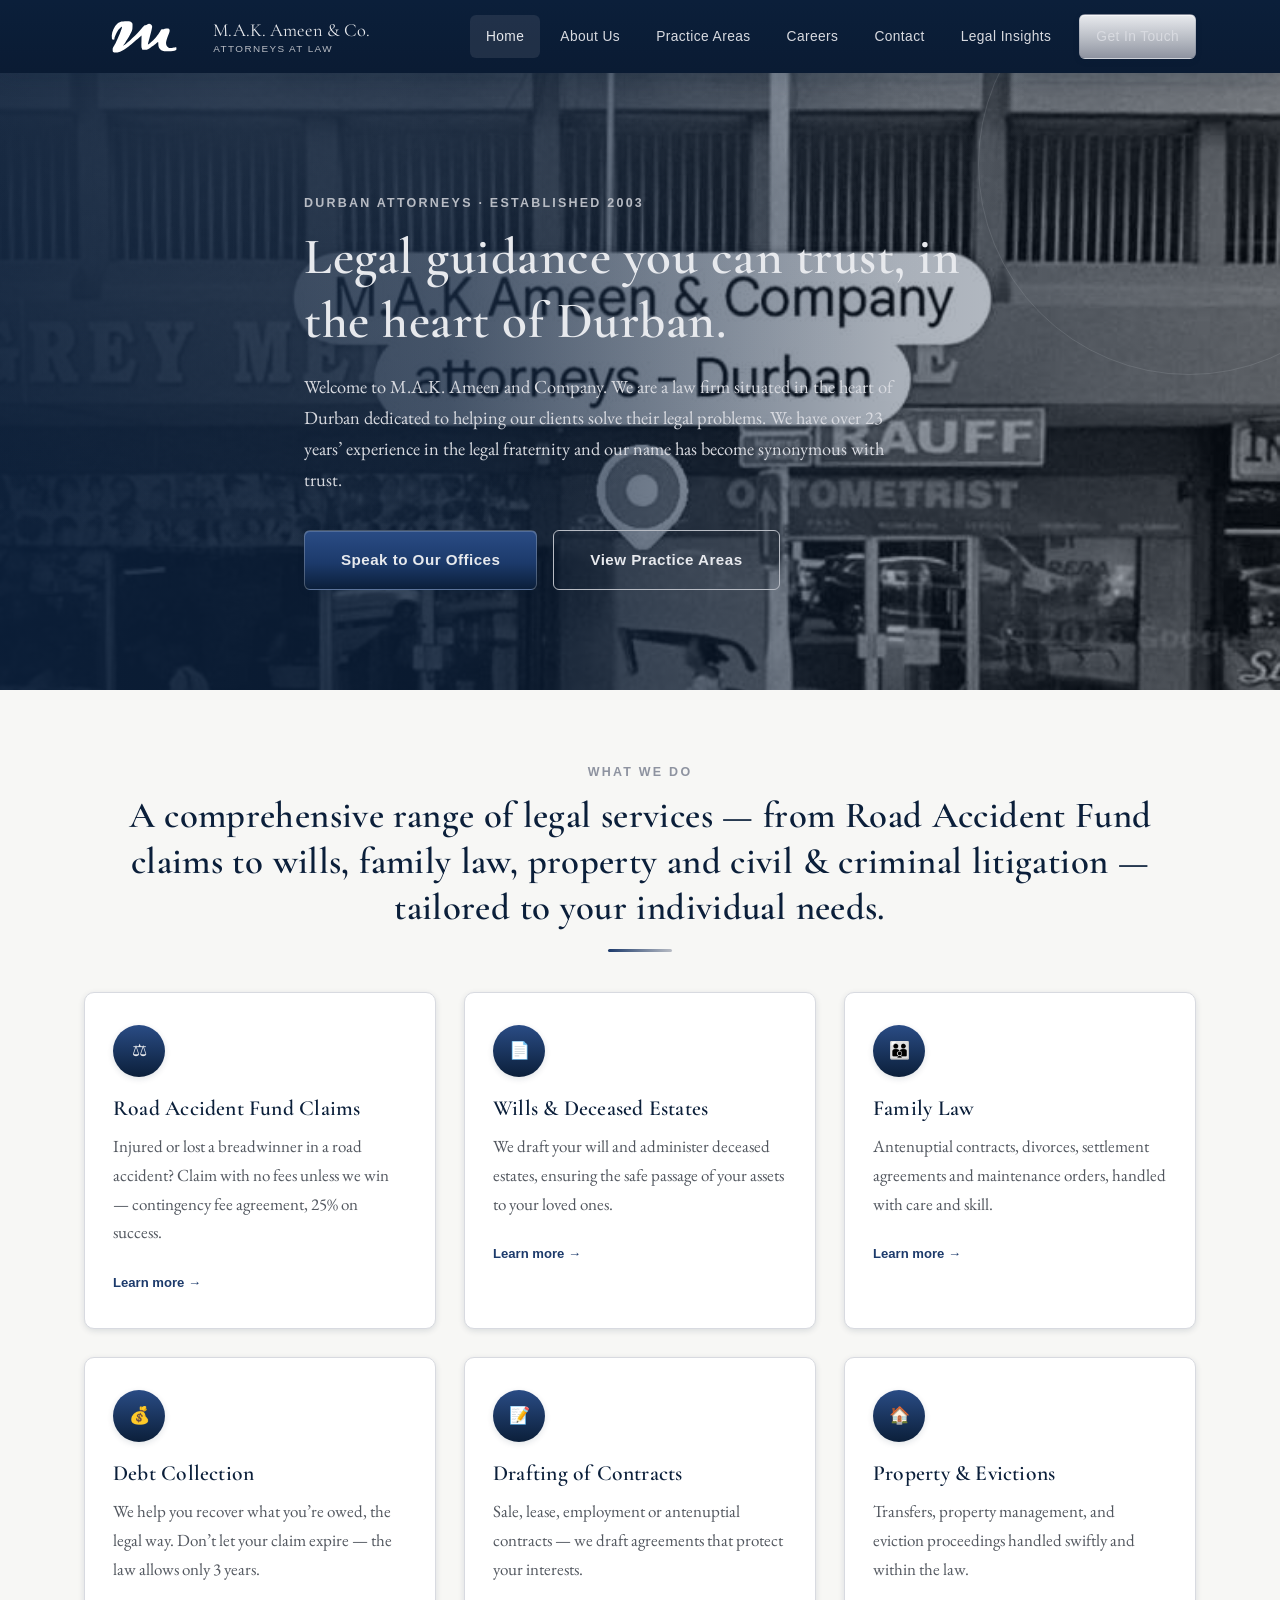
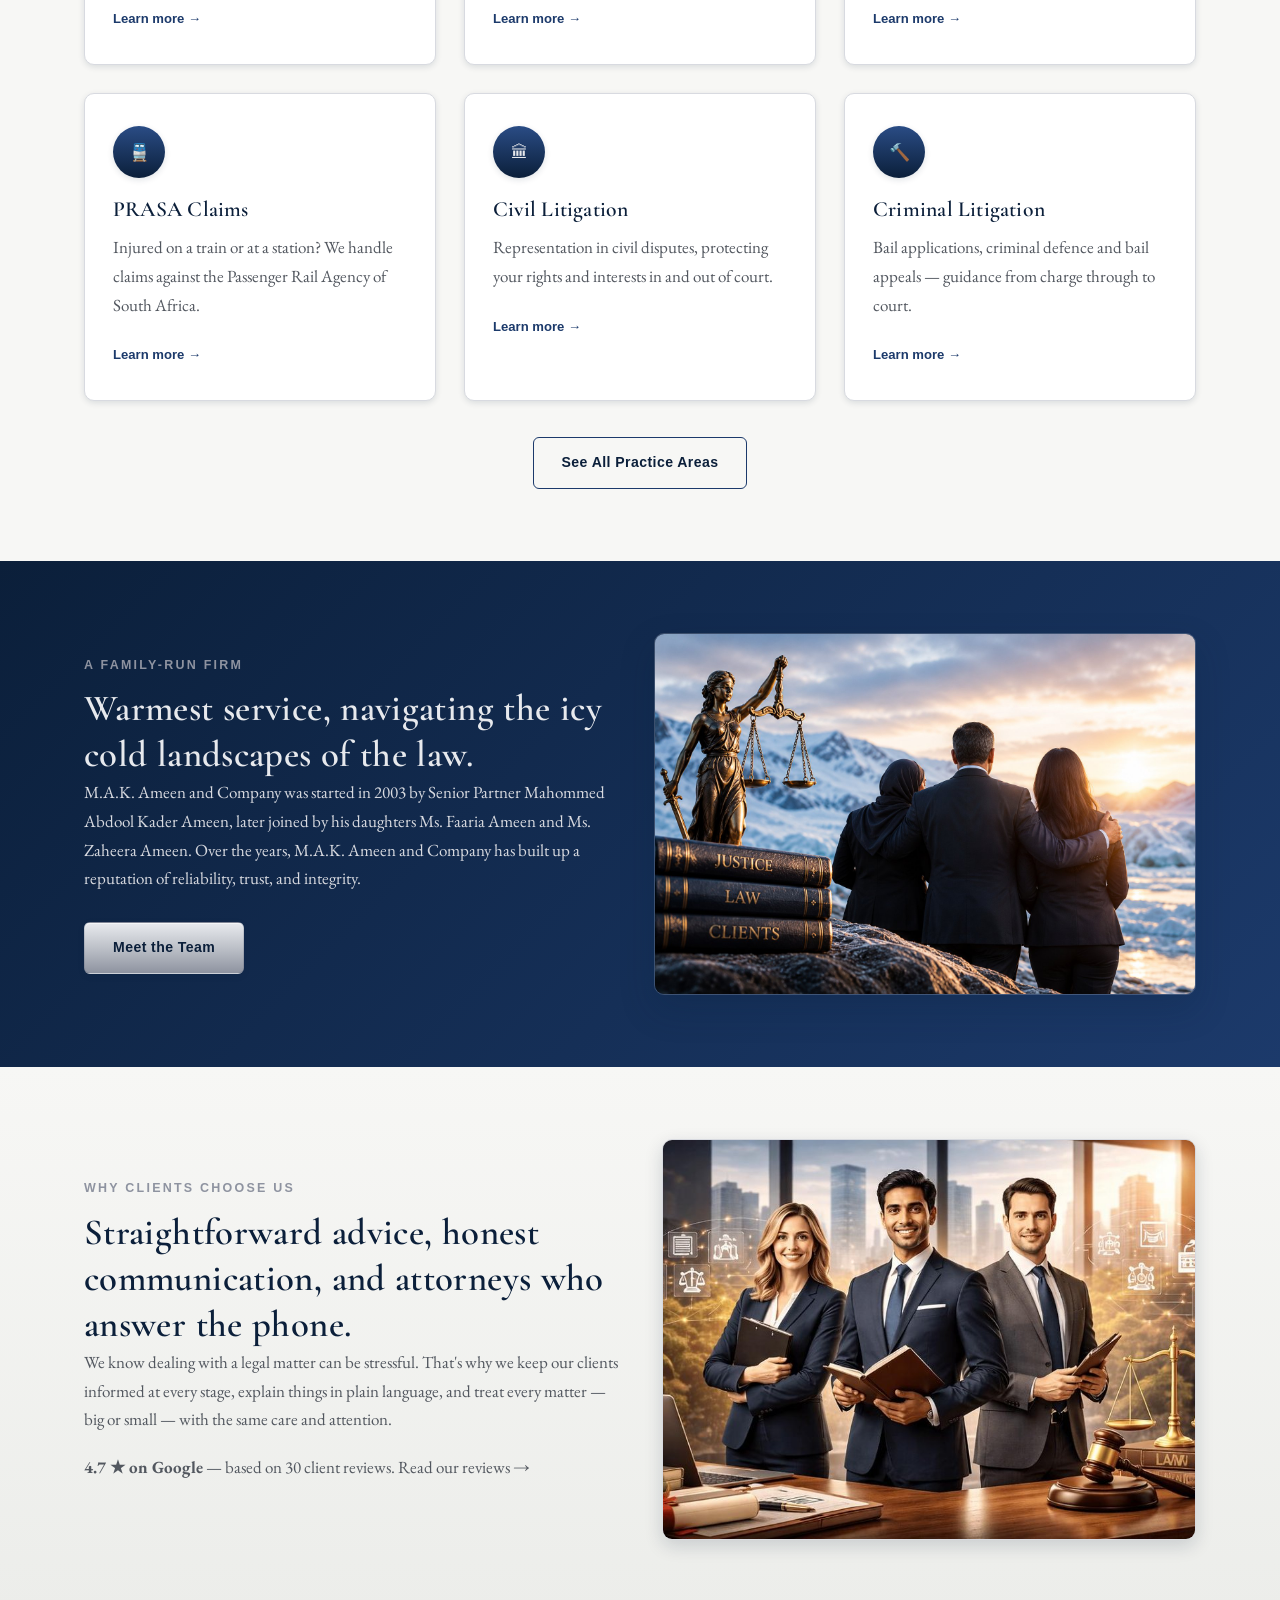
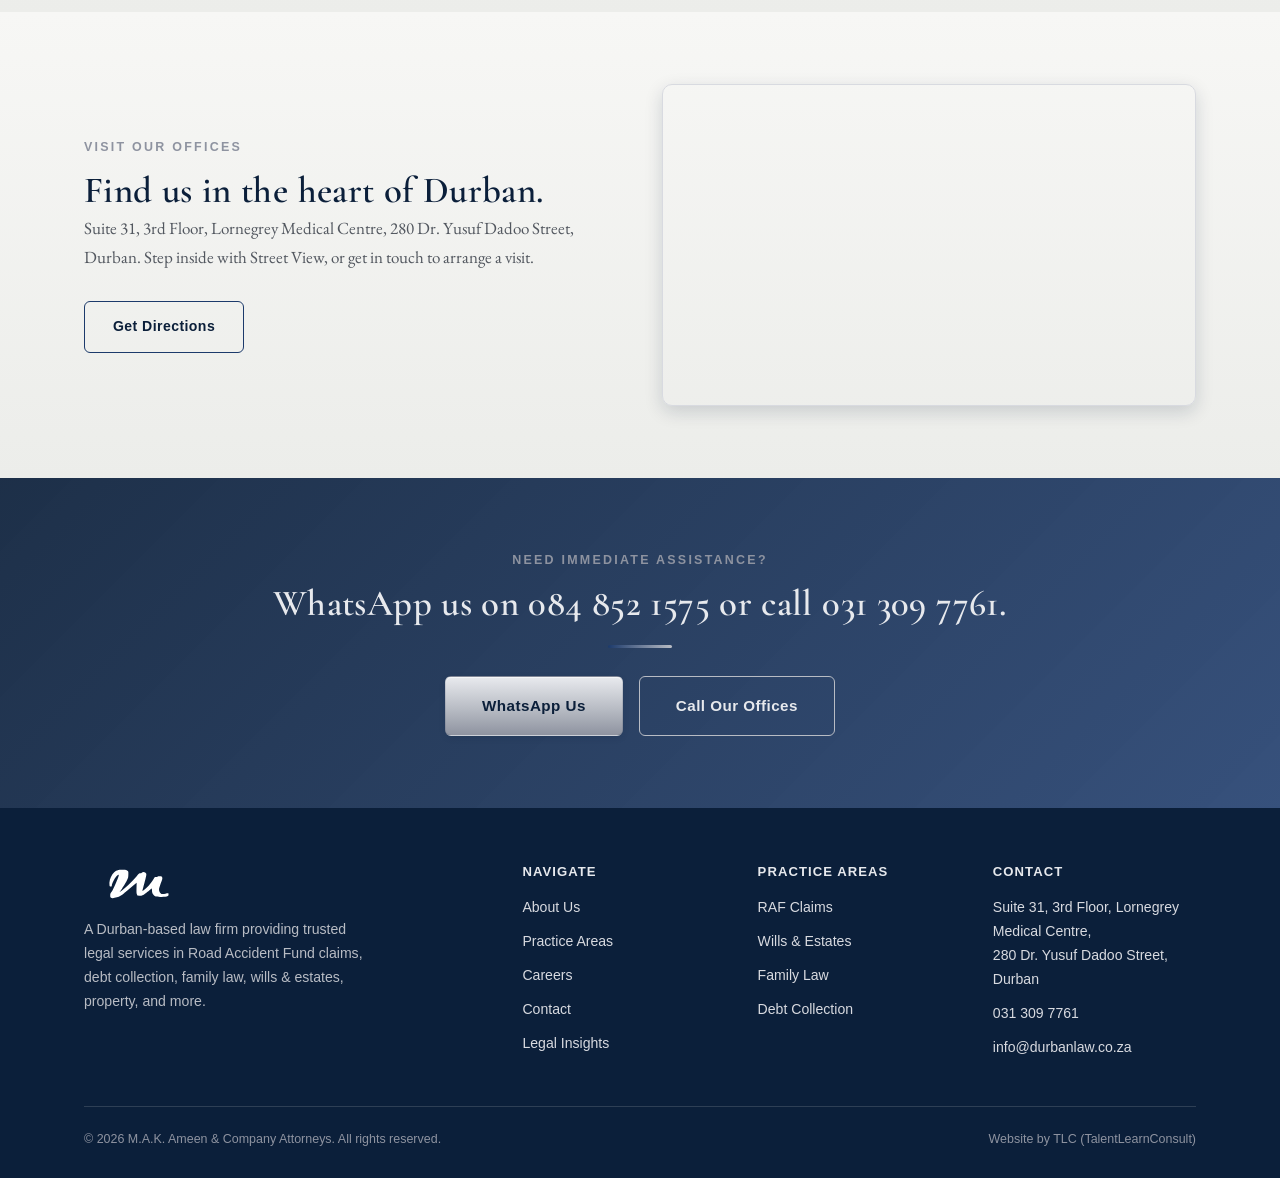
<file: index.html>
<!doctype html>
<html lang="en">
<head>
<meta charset="UTF-8">
<meta name="viewport" content="width=device-width, initial-scale=1.0">
<title>M.A.K. Ameen &amp; Company Attorneys | Durban Attorneys</title>
<meta name="description" content="M.A.K. Ameen and Company — a Durban law firm with over 23 years' experience in the legal fraternity. Road Accident Fund claims, debt collection, wills, family law and more.">
<link rel="icon" href="assets/img/logo-mark.png">
<link href="https://fonts.googleapis.com/css2?family=Cormorant+Garamond:wght@500;600;700&family=EB+Garamond:ital,wght@0,400;0,500;1,400&display=swap" rel="stylesheet">
<link rel="stylesheet" href="css/style.css">
<link rel="canonical" href="https://durbanlaw.co.za/">
<meta name="theme-color" content="#0B1F3A">
<meta property="og:type" content="website">
<meta property="og:site_name" content="M.A.K. Ameen &amp; Company Attorneys">
<meta property="og:title" content="M.A.K. Ameen & Company Attorneys | Durban Attorneys">
<meta property="og:description" content="M.A.K. Ameen and Company — a Durban law firm with over 23 years' experience in the legal fraternity. Road Accident Fund claims, debt collection, wills, family law and more.">
<meta property="og:url" content="https://durbanlaw.co.za/">
<meta property="og:image" content="https://durbanlaw.co.za/assets/img/consultation-client.jpg">
<meta name="twitter:card" content="summary_large_image">
<meta name="twitter:title" content="M.A.K. Ameen & Company Attorneys | Durban Attorneys">
<meta name="twitter:description" content="M.A.K. Ameen and Company — a Durban law firm with over 23 years' experience in the legal fraternity. Road Accident Fund claims, debt collection, wills, family law and more.">
<meta name="twitter:image" content="https://durbanlaw.co.za/assets/img/consultation-client.jpg">
<script type="application/ld+json">
{
  "@context": "https://schema.org",
  "@type": "Attorney",
  "name": "M.A.K. Ameen & Company Attorneys",
  "image": "https://durbanlaw.co.za/assets/img/consultation-client.jpg",
  "url": "https://durbanlaw.co.za/",
  "telephone": "+27313097761",
  "email": "info@durbanlaw.co.za",
  "address": {
    "@type": "PostalAddress",
    "streetAddress": "Suite 31, 3rd Floor, Lornegrey Medical Centre, 280 Dr. Yusuf Dadoo Street",
    "addressLocality": "Durban",
    "addressRegion": "KwaZulu-Natal",
    "addressCountry": "ZA"
  },
  "areaServed": "Durban, South Africa",
  "founder": {
    "@type": "Person",
    "name": "Mahommed Abdool Kader Ameen"
  },
  "foundingDate": "2003"
}
</script>
</head>
<body>

<header class="site-header">
  <div class="nav-wrap">
    <a href="index.html" class="brand">
      <img src="assets/img/logo-light.svg" alt="M.A.K. Ameen and Company Attorneys logo">
      <span class="brand-text">M.A.K. Ameen &amp; Co.<small>Attorneys at Law</small></span>
    </a>
    <button class="nav-toggle" aria-label="Toggle navigation">&#9776;</button>
    <nav class="main-nav">
      <a href="index.html" class="active">Home</a>
      <a href="about.html">About Us</a>
      <a href="practice-areas.html">Practice Areas</a>
      <a href="careers.html">Careers</a>
      <a href="contact.html">Contact</a>
      <a href="legal-insights.html">Legal Insights</a>
      <a href="contact.html" class="btn btn-silver nav-cta">Get In Touch</a>
    </nav>
  </div>
</header>

<section class="hero">
  <div class="container hero-inner">
    <span class="eyebrow">Durban Attorneys &middot; Established 2003</span>
    <h1>Legal guidance you can trust, in the heart of Durban.</h1>
    <p class="lede">Welcome to M.A.K. Ameen and Company. We are a law firm situated in the heart of Durban dedicated to helping our clients solve their legal problems. We have over 23 years&rsquo; experience in the legal fraternity and our name has become synonymous with trust.</p>
    <div class="hero-actions">
      <a href="contact.html" class="btn btn-primary btn-lg">Speak to Our Offices</a>
      <a href="practice-areas.html" class="btn btn-outline btn-lg">View Practice Areas</a>
    </div>
  </div>
</section>

<section>
  <div class="container text-center">
    <span class="eyebrow">What We Do</span>
    <h2>A comprehensive range of legal services &mdash; from Road Accident Fund claims to wills, family law, property and civil &amp; criminal litigation &mdash; tailored to your individual needs.</h2>
    <div class="divider"></div>
  </div>

  <div class="container grid grid-3" style="margin-top:40px;">
    <div class="card">
      <div class="icon-badge">&#9878;</div>
      <h3>Road Accident Fund Claims</h3>
      <p>Injured or lost a breadwinner in a road accident? Claim with no fees unless we win &mdash; contingency fee agreement, 25% on success.</p>
      <a href="raf-claims.html" class="card-link">Learn more &rarr;</a>
    </div>
    <div class="card">
      <div class="icon-badge">&#128196;</div>
      <h3>Wills &amp; Deceased Estates</h3>
      <p>We draft your will and administer deceased estates, ensuring the safe passage of your assets to your loved ones.</p>
      <a href="wills-estates.html" class="card-link">Learn more &rarr;</a>
    </div>
    <div class="card">
      <div class="icon-badge">&#128106;</div>
      <h3>Family Law</h3>
      <p>Antenuptial contracts, divorces, settlement agreements and maintenance orders, handled with care and skill.</p>
      <a href="family-law.html" class="card-link">Learn more &rarr;</a>
    </div>
    <div class="card">
      <div class="icon-badge">&#128176;</div>
      <h3>Debt Collection</h3>
      <p>We help you recover what you&rsquo;re owed, the legal way. Don&rsquo;t let your claim expire &mdash; the law allows only 3 years.</p>
      <a href="debt-collection.html" class="card-link">Learn more &rarr;</a>
    </div>
    <div class="card">
      <div class="icon-badge">&#128221;</div>
      <h3>Drafting of Contracts</h3>
      <p>Sale, lease, employment or antenuptial contracts &mdash; we draft agreements that protect your interests.</p>
      <a href="contracts.html" class="card-link">Learn more &rarr;</a>
    </div>
    <div class="card">
      <div class="icon-badge">&#127968;</div>
      <h3>Property &amp; Evictions</h3>
      <p>Transfers, property management, and eviction proceedings handled swiftly and within the law.</p>
      <a href="property-evictions.html" class="card-link">Learn more &rarr;</a>
    </div>
    <div class="card">
      <div class="icon-badge">&#128646;</div>
      <h3>PRASA Claims</h3>
      <p>Injured on a train or at a station? We handle claims against the Passenger Rail Agency of South Africa.</p>
      <a href="prasa-claims.html" class="card-link">Learn more &rarr;</a>
    </div>
    <div class="card">
      <div class="icon-badge">&#127963;</div>
      <h3>Civil Litigation</h3>
      <p>Representation in civil disputes, protecting your rights and interests in and out of court.</p>
      <a href="civil-litigation.html" class="card-link">Learn more &rarr;</a>
    </div>
    <div class="card">
      <div class="icon-badge">&#128296;</div>
      <h3>Criminal Litigation</h3>
      <p>Bail applications, criminal defence and bail appeals &mdash; guidance from charge through to court.</p>
      <a href="criminal-litigation.html" class="card-link">Learn more &rarr;</a>
    </div>
  </div>

  <div class="container text-center" style="margin-top:36px;">
    <a href="practice-areas.html" class="btn btn-outline-navy">See All Practice Areas</a>
  </div>
</section>

<section class="band-navy">
  <div class="container grid grid-2" style="align-items:center;">
    <div>
      <span class="eyebrow">A Family-Run Firm</span>
      <h2>Warmest service, navigating the icy cold landscapes of the law.</h2>
      <p>M.A.K. Ameen and Company was started in 2003 by Senior Partner Mahommed Abdool Kader Ameen, later joined by his daughters Ms. Faaria Ameen and Ms. Zaheera Ameen. Over the years, M.A.K. Ameen and Company has built up a reputation of reliability, trust, and integrity.</p>
      <a href="about.html" class="btn btn-silver" style="margin-top:10px;">Meet the Team</a>
    </div>
    <div>
      <img src="assets/img/home/team-justice.jpg" alt="M.A.K. Ameen and Company attorneys with a client" style="width:100%; border-radius:var(--radius-lg); box-shadow:var(--shadow-lg); border:1px solid rgba(184,188,196,0.25);">
    </div>
  </div>
</section>

<section class="band-silver">
  <div class="container grid grid-2" style="align-items:center; gap:44px;">
    <div style="aspect-ratio:4/3; overflow:hidden; border-radius:var(--radius-lg); box-shadow:var(--shadow-md); border:1px solid var(--silver-light); order:2;">
      <img src="assets/img/home/team-office.jpg" alt="M.A.K. Ameen and Company attorneys" style="width:100%; height:100%; object-fit:cover; display:block;">
    </div>
    <div style="order:1;">
      <span class="eyebrow">Why Clients Choose Us</span>
      <h2>Straightforward advice, honest communication, and attorneys who answer the phone.</h2>
      <p>We know dealing with a legal matter can be stressful. That's why we keep our clients informed at every stage, explain things in plain language, and treat every matter &mdash; big or small &mdash; with the same care and attention.</p>
      <p style="margin-top:14px;"><strong>4.7 &#9733; on Google</strong> &mdash; based on 30 client reviews. <a href="https://www.google.com/maps/place/M.A.K+Ameen+%26+Company+attorneys+-+Durban/@-29.8511753,31.0163408,17z/data=!3m1!4b1!4m6!3m5!1s0x1ef7a9c355435d33:0x55f051bd30f98811!8m2!3d-29.8511753!4d31.0163408!16s%2Fg%2F1pzr1fwlq" target="_blank" rel="noopener" class="card-link">Read our reviews &rarr;</a></p>
    </div>
  </div>
</section>

<section class="band-silver">
  <div class="container grid grid-2" style="align-items:center; gap:44px;">
    <div>
      <span class="eyebrow">Visit Our Offices</span>
      <h2>Find us in the heart of Durban.</h2>
      <p>Suite 31, 3rd Floor, Lornegrey Medical Centre, 280 Dr. Yusuf Dadoo Street, Durban. Step inside with Street View, or get in touch to arrange a visit.</p>
      <a href="contact.html" class="btn btn-outline-navy" style="margin-top:10px;">Get Directions</a>
    </div>
    <div style="border-radius:var(--radius-lg); overflow:hidden; box-shadow:var(--shadow-md); border:1px solid var(--silver-light); min-height:320px;">
      <iframe
        src="https://www.google.com/maps/embed?pb=!6m8!1m7!1sqMWLIfdKP3whr0urPBpoNQ!2m2!1d-29.8511753!2d31.0163408!3f76.69771!4f0!5f1"
        width="100%" height="320" style="border:0; display:block;" allowfullscreen=""
        loading="lazy" referrerpolicy="no-referrer-when-downgrade"
        title="Street View of M.A.K. Ameen and Company Attorneys offices">
      </iframe>
    </div>
  </div>
</section>

<section class="band-navy" style="background: linear-gradient(135deg, rgba(11,31,58,.92), rgba(28,58,107,.88)), url('https://images.unsplash.com/photo-1761937841713-6b43e3f50efa?fm=jpg&amp;q=70&amp;w=1800&amp;auto=format&amp;fit=crop') center/cover no-repeat;">
  <div class="container text-center">
    <span class="eyebrow">Need Immediate Assistance?</span>
    <h2>WhatsApp us on 084 852 1575 or call 031 309 7761.</h2>
    <div class="divider"></div>
    <div class="hero-actions" style="justify-content:center;">
      <a href="https://wa.me/27848521575" class="btn btn-silver btn-lg">WhatsApp Us</a>
      <a href="tel:0313097761" class="btn btn-outline btn-lg">Call Our Offices</a>
    </div>
  </div>
</section>

<footer class="site-footer">
  <div class="container">
    <div class="footer-grid">
      <div class="footer-brand">
        <img src="assets/img/logo-light.svg" alt="M.A.K. Ameen and Company">
        <p>A Durban-based law firm providing trusted legal services in Road Accident Fund claims, debt collection, family law, wills &amp; estates, property, and more.</p>
      </div>
      <div>
        <h4>Navigate</h4>
        <a href="about.html">About Us</a>
        <a href="practice-areas.html">Practice Areas</a>
        <a href="careers.html">Careers</a>
        <a href="contact.html">Contact</a>
        <a href="legal-insights.html">Legal Insights</a>
      </div>
      <div>
        <h4>Practice Areas</h4>
        <a href="raf-claims.html">RAF Claims</a>
        <a href="wills-estates.html">Wills &amp; Estates</a>
        <a href="family-law.html">Family Law</a>
        <a href="debt-collection.html">Debt Collection</a>
      </div>
      <div>
        <h4>Contact</h4>
        <p>Suite 31, 3rd Floor, Lornegrey Medical Centre,<br>280 Dr. Yusuf Dadoo Street, Durban</p>
        <a href="tel:0313097761">031 309 7761</a>
        <a href="mailto:info@durbanlaw.co.za">info@durbanlaw.co.za</a>
      </div>
    </div>
    <div class="footer-bottom">
      <span>&copy; 2026 M.A.K. Ameen &amp; Company Attorneys. All rights reserved.</span>
      <span>Website by TLC (TalentLearnConsult)</span>
    </div>
  </div>
</footer>

<script src="js/main.js"></script>
</body>
</html>
</file>
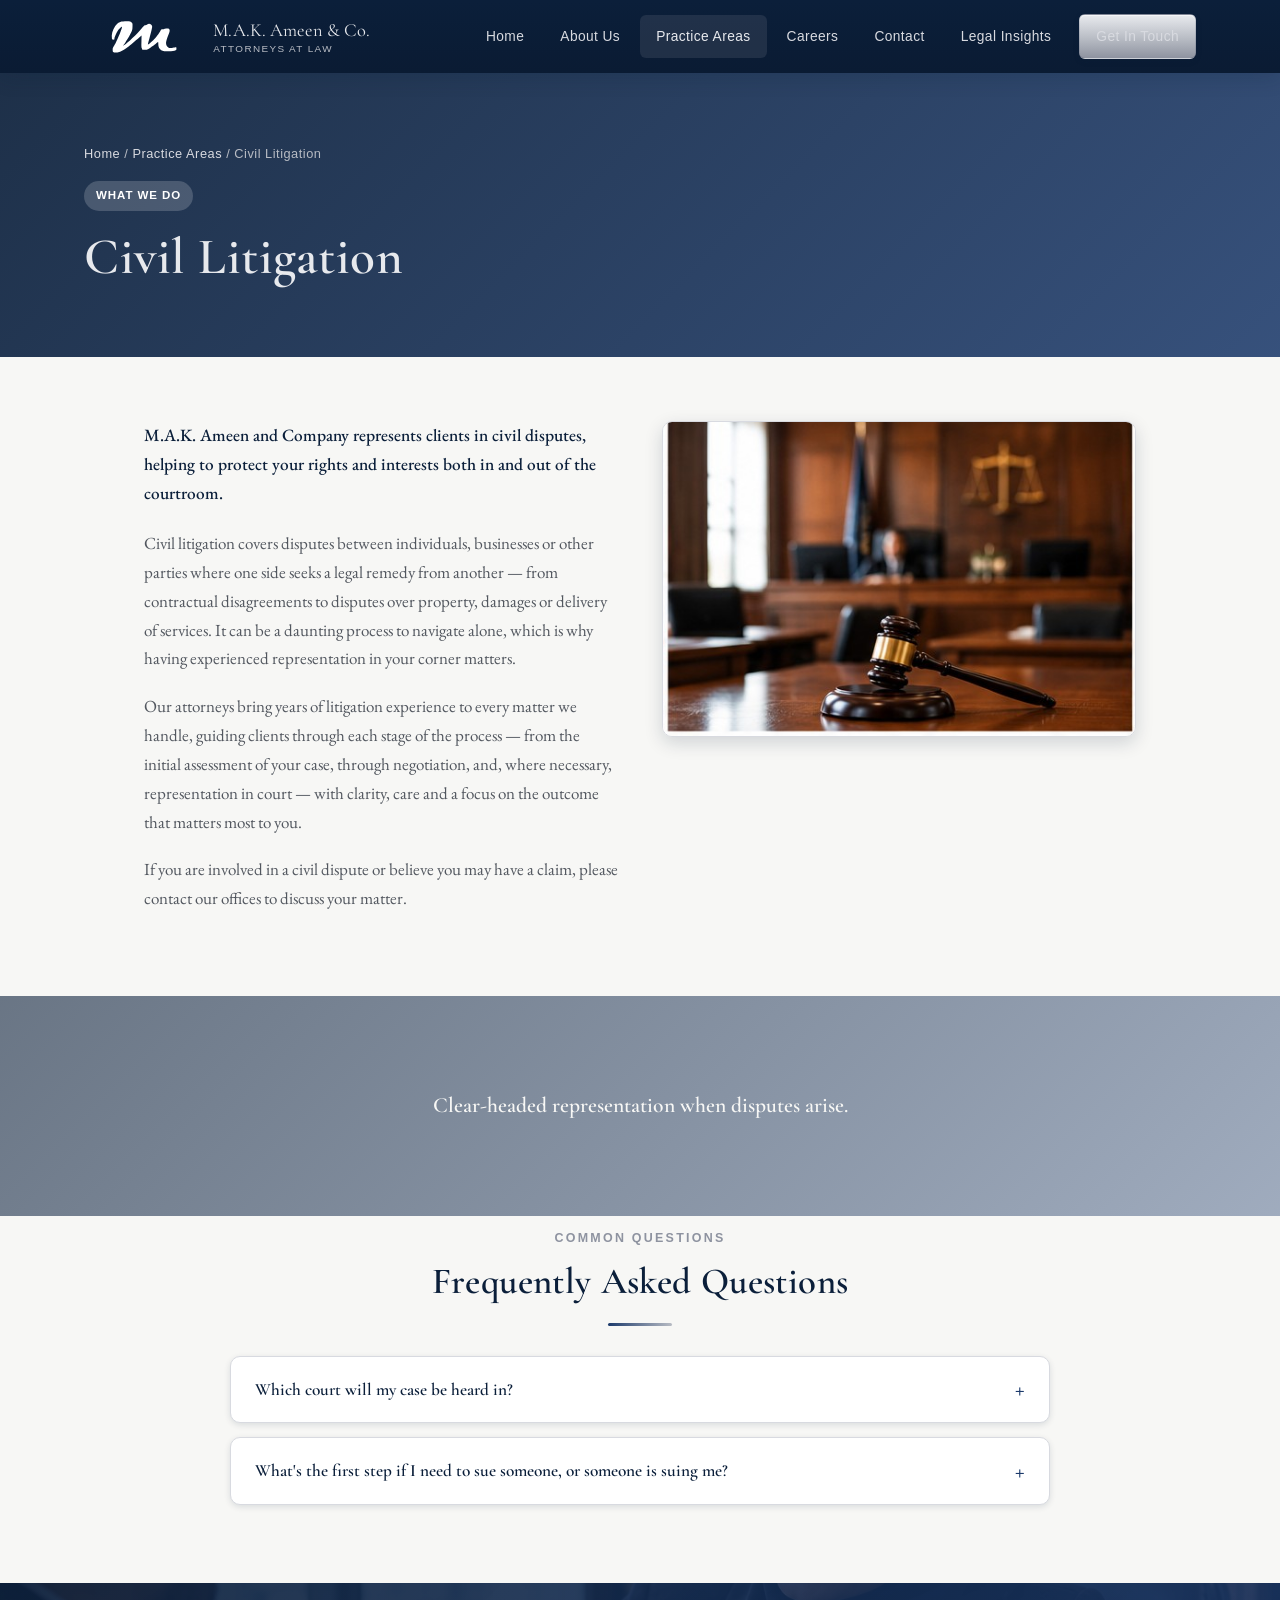
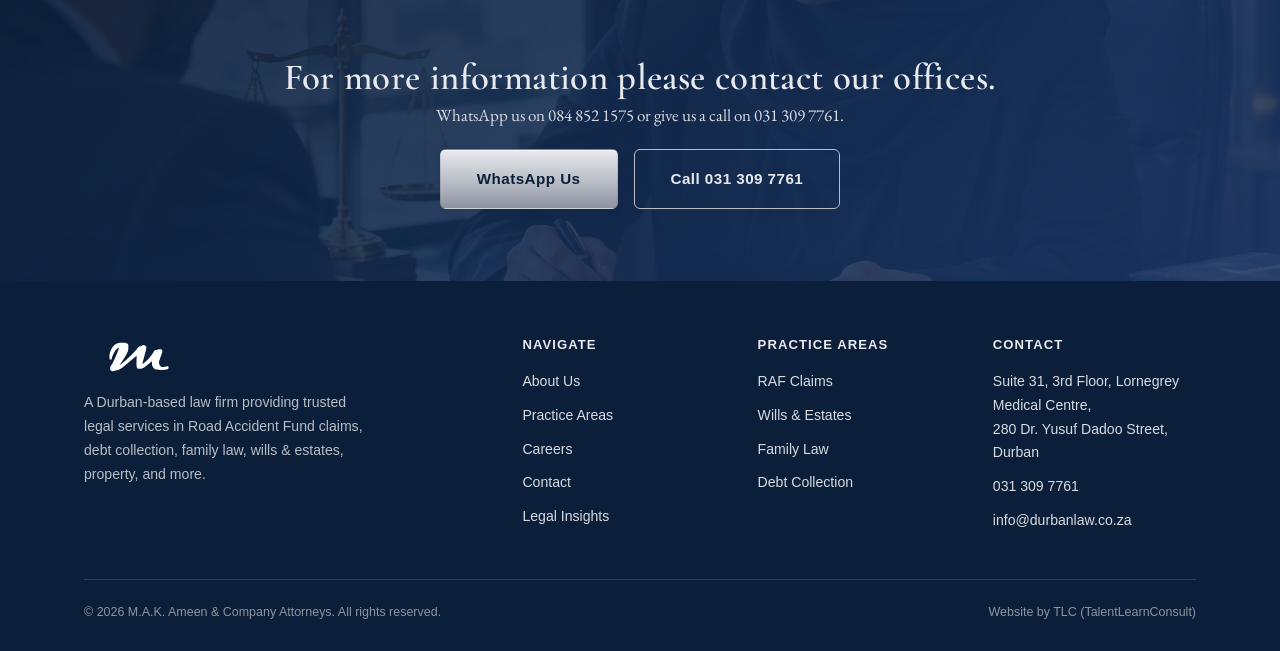
<file: civil-litigation.html>
<!doctype html>
<html lang="en">
<head>
<meta charset="UTF-8">
<meta name="viewport" content="width=device-width, initial-scale=1.0">
<title>Civil Litigation | M.A.K. Ameen &amp; Company Attorneys</title>
<meta name="description" content="Civil litigation services in Durban with M.A.K. Ameen and Company.">
<link rel="icon" href="assets/img/logo-mark.png">
<link href="https://fonts.googleapis.com/css2?family=Cormorant+Garamond:wght@500;600;700&family=EB+Garamond:ital,wght@0,400;0,500;1,400&display=swap" rel="stylesheet">
<link rel="stylesheet" href="css/style.css">
<script type="application/ld+json">
{
  "@context": "https://schema.org",
  "@type": "FAQPage",
  "mainEntity": [
    {
      "@type": "Question",
      "name": "Which court will my case be heard in?",
      "acceptedAnswer": {
        "@type": "Answer",
        "text": "It depends on the value of your claim: under R12,000 generally goes to the Small Claims Court, up to R200,000 to the District Magistrate's Court, R200,000–R400,000 to the Regional Magistrate's Court, and anything above that — or more complex matters — to the High Court."
      }
    },
    {
      "@type": "Question",
      "name": "What's the first step if I need to sue someone, or someone is suing me?",
      "acceptedAnswer": {
        "@type": "Answer",
        "text": "Civil action begins with a summons, which sets out the claim and gives the other side a set period to respond. If you've received one, don't ignore it — strict deadlines apply, and failing to respond can result in default judgment against you."
      }
    }
  ]
}
</script>
<link rel="canonical" href="https://durbanlaw.co.za/civil-litigation.html">
<meta name="theme-color" content="#0B1F3A">
<meta property="og:type" content="website">
<meta property="og:site_name" content="M.A.K. Ameen &amp; Company Attorneys">
<meta property="og:title" content="Civil Litigation | M.A.K. Ameen & Company Attorneys">
<meta property="og:description" content="Civil litigation services in Durban with M.A.K. Ameen and Company.">
<meta property="og:url" content="https://durbanlaw.co.za/civil-litigation.html">
<meta property="og:image" content="https://durbanlaw.co.za/assets/img/consultation-client.jpg">
<meta name="twitter:card" content="summary_large_image">
<meta name="twitter:title" content="Civil Litigation | M.A.K. Ameen & Company Attorneys">
<meta name="twitter:description" content="Civil litigation services in Durban with M.A.K. Ameen and Company.">
<meta name="twitter:image" content="https://durbanlaw.co.za/assets/img/consultation-client.jpg">
<script type="application/ld+json">
{
  "@context": "https://schema.org",
  "@type": "Attorney",
  "name": "M.A.K. Ameen & Company Attorneys",
  "image": "https://durbanlaw.co.za/assets/img/consultation-client.jpg",
  "url": "https://durbanlaw.co.za/",
  "telephone": "+27313097761",
  "email": "info@durbanlaw.co.za",
  "address": {
    "@type": "PostalAddress",
    "streetAddress": "Suite 31, 3rd Floor, Lornegrey Medical Centre, 280 Dr. Yusuf Dadoo Street",
    "addressLocality": "Durban",
    "addressRegion": "KwaZulu-Natal",
    "addressCountry": "ZA"
  },
  "areaServed": "Durban, South Africa",
  "founder": {
    "@type": "Person",
    "name": "Mahommed Abdool Kader Ameen"
  },
  "foundingDate": "2003"
}
</script>
<script type="application/ld+json">
{
  "@context": "https://schema.org",
  "@type": "BreadcrumbList",
  "itemListElement": [
    {
      "@type": "ListItem",
      "position": 1,
      "name": "Home",
      "item": "https://durbanlaw.co.za/index.html"
    },
    {
      "@type": "ListItem",
      "position": 2,
      "name": "Practice Areas",
      "item": "https://durbanlaw.co.za/practice-areas.html"
    },
    {
      "@type": "ListItem",
      "position": 3,
      "name": "Civil Litigation",
      "item": "https://durbanlaw.co.za/civil-litigation.html"
    }
  ]
}
</script>
</head>
<body>

<header class="site-header">
  <div class="nav-wrap">
    <a href="index.html" class="brand">
      <img src="assets/img/logo-light.svg" alt="M.A.K. Ameen and Company Attorneys logo">
      <span class="brand-text">M.A.K. Ameen &amp; Co.<small>Attorneys at Law</small></span>
    </a>
    <button class="nav-toggle" aria-label="Toggle navigation">&#9776;</button>
    <nav class="main-nav">
      <a href="index.html">Home</a>
      <a href="about.html">About Us</a>
      <a href="practice-areas.html" class="active">Practice Areas</a>
      <a href="careers.html">Careers</a>
      <a href="contact.html">Contact</a>
      <a href="legal-insights.html">Legal Insights</a>
      <a href="contact.html" class="btn btn-silver nav-cta">Get In Touch</a>
    </nav>
  </div>
</header>

<section class="practice-hero">
  <div class="container">
    <div class="breadcrumb"><a href="index.html">Home</a> / <a href="practice-areas.html">Practice Areas</a> / Civil Litigation</div>
    <span class="pill" style="background:rgba(255,255,255,0.18); color:#fff;">What We Do</span>
    <h1>Civil Litigation</h1>
  </div>
</section>

<section class="practice-body">
  <div class="container grid grid-2" style="max-width:1040px; align-items:start; gap:44px;">
    <div>
    <p class="lede">M.A.K. Ameen and Company represents clients in civil disputes, helping to protect your rights and interests both in and out of the courtroom.</p>
    <p>Civil litigation covers disputes between individuals, businesses or other parties where one side seeks a legal remedy from another &mdash; from contractual disagreements to disputes over property, damages or delivery of services. It can be a daunting process to navigate alone, which is why having experienced representation in your corner matters.</p>
    <p>Our attorneys bring years of litigation experience to every matter we handle, guiding clients through each stage of the process &mdash; from the initial assessment of your case, through negotiation, and, where necessary, representation in court &mdash; with clarity, care and a focus on the outcome that matters most to you.</p>
    <p>If you are involved in a civil dispute or believe you may have a claim, please contact our offices to discuss your matter.</p>
  </div>
    <div>
      <img src="assets/img/practice-detail/civil-litigation-hero.jpg" alt="Courtroom gavel on the bench" style="width:100%; border-radius:var(--radius-lg); box-shadow:var(--shadow-md); border:1px solid var(--silver-light); position:sticky; top:100px;">
    </div>
  </div>
</section>


<section style="padding:0; overflow:hidden;">
  <div style="width:100%; min-height:220px; background:linear-gradient(135deg, rgba(11,31,58,.60), rgba(28,58,107,.40)), url('https://images.unsplash.com/photo-1688166871073-9550aeef89e5?fm=jpg&q=70&w=1800&auto=format&fit=crop') center/cover no-repeat; display:flex; align-items:center; justify-content:center; text-align:center; padding:50px 20px;">
    <p style="color:#F7F7F5; font-family:var(--font-heading); font-weight:600; font-size:1.35rem; max-width:640px; margin:0 auto;">Clear-headed representation when disputes arise.</p>
  </div>
</section>
<section class="practice-body" style="padding-top:12px;">
  <div class="container">
    <div class="text-center" style="margin-bottom:30px;">
      <span class="eyebrow">Common Questions</span>
      <h2>Frequently Asked Questions</h2>
      <div class="divider"></div>
    </div>
    <div class="faq-list">
      <details class="faq-item">
        <summary>Which court will my case be heard in?</summary>
        <p>It depends on the value of your claim: under R12,000 generally goes to the Small Claims Court, up to R200,000 to the District Magistrate's Court, R200,000&ndash;R400,000 to the Regional Magistrate's Court, and anything above that &mdash; or more complex matters &mdash; to the High Court.</p>
      </details>
      <details class="faq-item">
        <summary>What's the first step if I need to sue someone, or someone is suing me?</summary>
        <p>Civil action begins with a summons, which sets out the claim and gives the other side a set period to respond. If you've received one, don't ignore it &mdash; strict deadlines apply, and failing to respond can result in default judgment against you.</p>
      </details>
    </div>
  </div>
</section>

<section class="band-navy" style="background: linear-gradient(135deg, rgba(11,31,58,.92), rgba(28,58,107,.88)), url('assets/img/consultation-client.jpg') center/cover no-repeat;">
  <div class="container text-center">
    <h2>For more information please contact our offices.</h2>
    <p>WhatsApp us on 084 852 1575 or give us a call on 031 309 7761.</p>
    <div class="hero-actions" style="justify-content:center; margin-top:20px;">
      <a href="https://wa.me/27848521575" class="btn btn-silver btn-lg">WhatsApp Us</a>
      <a href="tel:0313097761" class="btn btn-outline btn-lg">Call 031 309 7761</a>
    </div>
  </div>
</section>

<footer class="site-footer">
  <div class="container">
    <div class="footer-grid">
      <div class="footer-brand">
        <img src="assets/img/logo-light.svg" alt="M.A.K. Ameen and Company">
        <p>A Durban-based law firm providing trusted legal services in Road Accident Fund claims, debt collection, family law, wills &amp; estates, property, and more.</p>
      </div>
      <div>
        <h4>Navigate</h4>
        <a href="about.html">About Us</a>
        <a href="practice-areas.html">Practice Areas</a>
        <a href="careers.html">Careers</a>
        <a href="contact.html">Contact</a>
        <a href="legal-insights.html">Legal Insights</a>
      </div>
      <div>
        <h4>Practice Areas</h4>
        <a href="raf-claims.html">RAF Claims</a>
        <a href="wills-estates.html">Wills &amp; Estates</a>
        <a href="family-law.html">Family Law</a>
        <a href="debt-collection.html">Debt Collection</a>
      </div>
      <div>
        <h4>Contact</h4>
        <p>Suite 31, 3rd Floor, Lornegrey Medical Centre,<br>280 Dr. Yusuf Dadoo Street, Durban</p>
        <a href="tel:0313097761">031 309 7761</a>
        <a href="mailto:info@durbanlaw.co.za">info@durbanlaw.co.za</a>
      </div>
    </div>
    <div class="footer-bottom">
      <span>&copy; 2026 M.A.K. Ameen &amp; Company Attorneys. All rights reserved.</span>
      <span>Website by TLC (TalentLearnConsult)</span>
    </div>
  </div>
</footer>

<script src="js/main.js"></script>
</body>
</html>
</file>
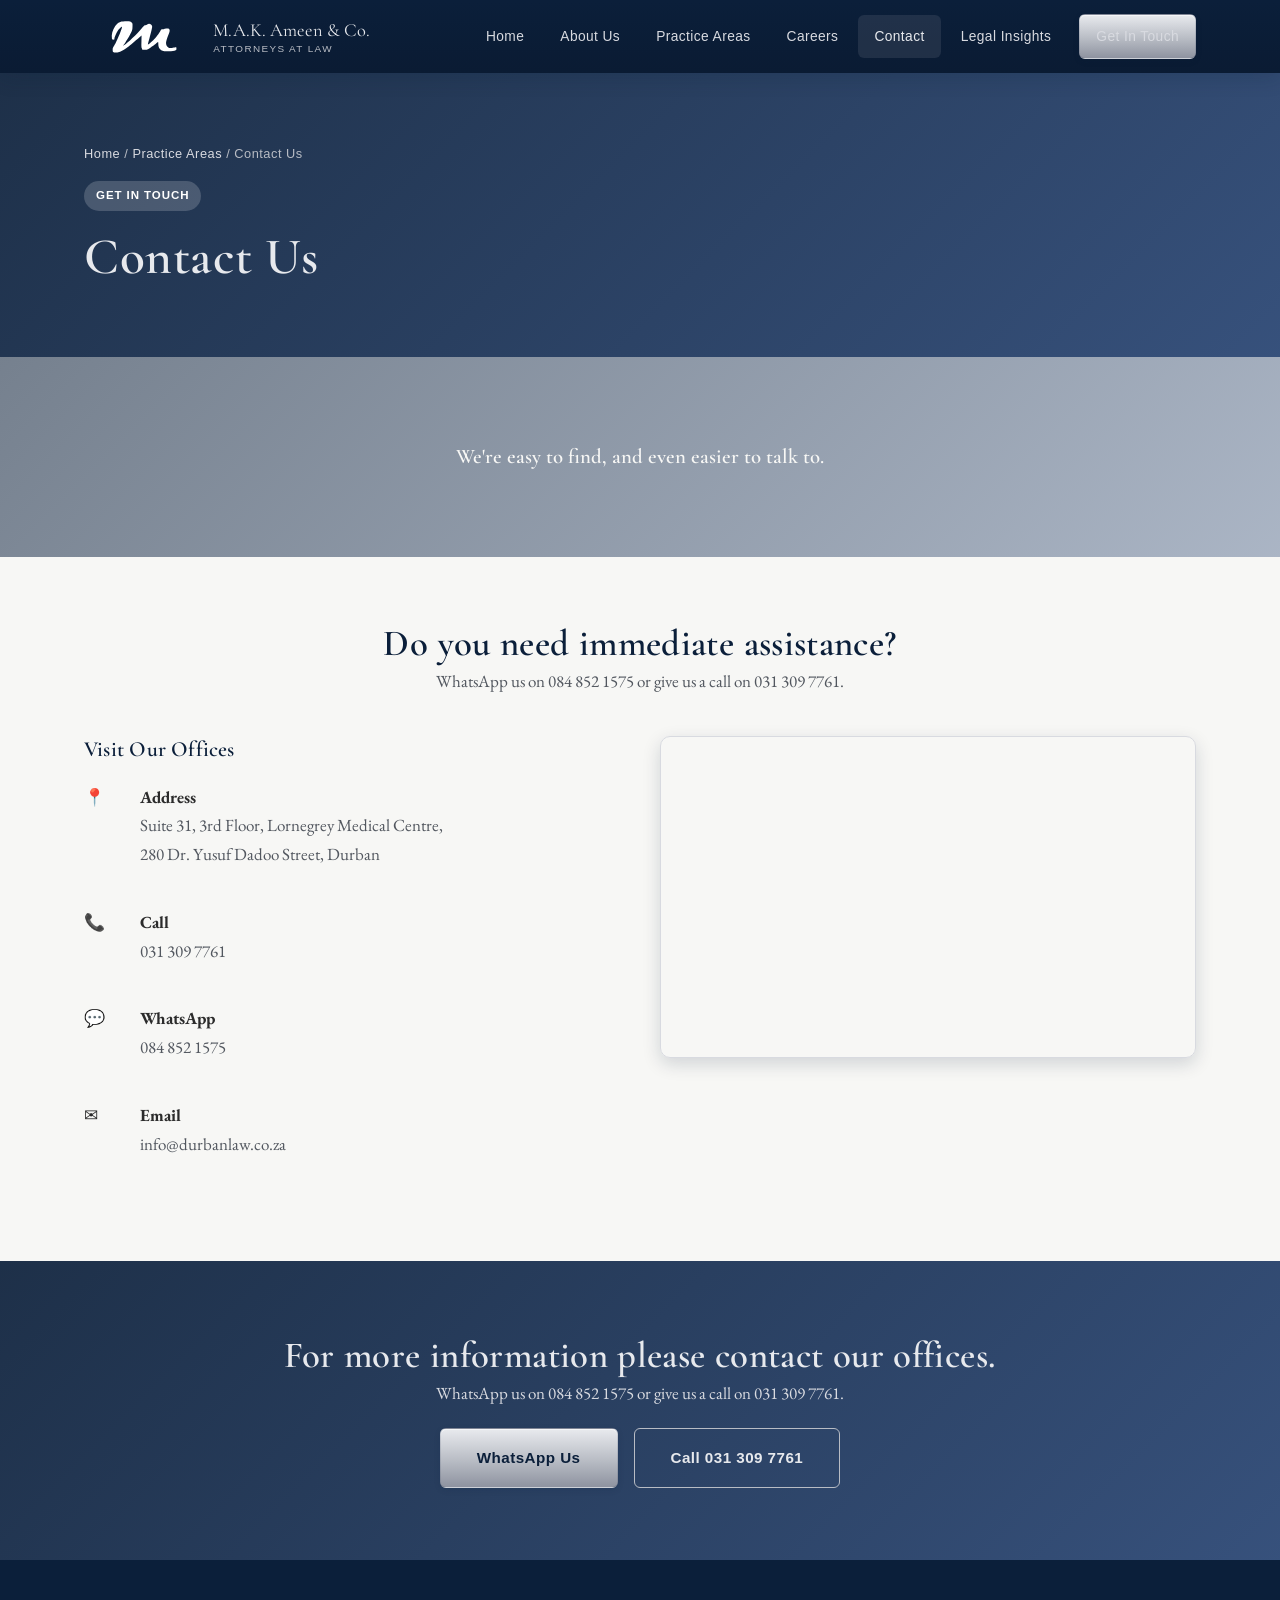
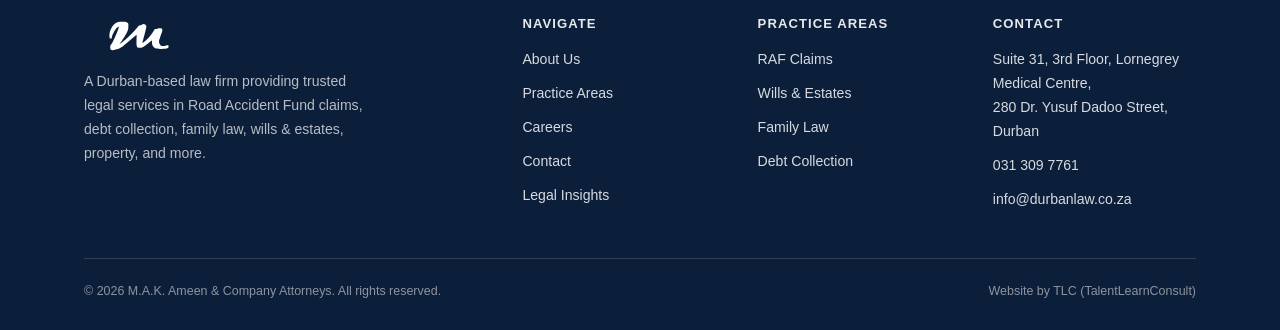
<file: contact.html>
<!doctype html>
<html lang="en">
<head>
<meta charset="UTF-8">
<meta name="viewport" content="width=device-width, initial-scale=1.0">
<title>Contact Us | M.A.K. Ameen &amp; Company Attorneys</title>
<meta name="description" content="Contact M.A.K. Ameen and Company — Durban attorneys. Call, WhatsApp or visit our offices.">
<link rel="icon" href="assets/img/logo-mark.png">
<link href="https://fonts.googleapis.com/css2?family=Cormorant+Garamond:wght@500;600;700&family=EB+Garamond:ital,wght@0,400;0,500;1,400&display=swap" rel="stylesheet">
<link rel="stylesheet" href="css/style.css">
<link rel="canonical" href="https://durbanlaw.co.za/contact.html">
<meta name="theme-color" content="#0B1F3A">
<meta property="og:type" content="website">
<meta property="og:site_name" content="M.A.K. Ameen &amp; Company Attorneys">
<meta property="og:title" content="Contact Us | M.A.K. Ameen & Company Attorneys">
<meta property="og:description" content="Contact M.A.K. Ameen and Company — Durban attorneys. Call, WhatsApp or visit our offices.">
<meta property="og:url" content="https://durbanlaw.co.za/contact.html">
<meta property="og:image" content="https://durbanlaw.co.za/assets/img/consultation-client.jpg">
<meta name="twitter:card" content="summary_large_image">
<meta name="twitter:title" content="Contact Us | M.A.K. Ameen & Company Attorneys">
<meta name="twitter:description" content="Contact M.A.K. Ameen and Company — Durban attorneys. Call, WhatsApp or visit our offices.">
<meta name="twitter:image" content="https://durbanlaw.co.za/assets/img/consultation-client.jpg">
<script type="application/ld+json">
{
  "@context": "https://schema.org",
  "@type": "Attorney",
  "name": "M.A.K. Ameen & Company Attorneys",
  "image": "https://durbanlaw.co.za/assets/img/consultation-client.jpg",
  "url": "https://durbanlaw.co.za/",
  "telephone": "+27313097761",
  "email": "info@durbanlaw.co.za",
  "address": {
    "@type": "PostalAddress",
    "streetAddress": "Suite 31, 3rd Floor, Lornegrey Medical Centre, 280 Dr. Yusuf Dadoo Street",
    "addressLocality": "Durban",
    "addressRegion": "KwaZulu-Natal",
    "addressCountry": "ZA"
  },
  "areaServed": "Durban, South Africa",
  "founder": {
    "@type": "Person",
    "name": "Mahommed Abdool Kader Ameen"
  },
  "foundingDate": "2003"
}
</script>
<script type="application/ld+json">
{
  "@context": "https://schema.org",
  "@type": "BreadcrumbList",
  "itemListElement": [
    {
      "@type": "ListItem",
      "position": 1,
      "name": "Home",
      "item": "https://durbanlaw.co.za/index.html"
    },
    {
      "@type": "ListItem",
      "position": 2,
      "name": "Contact",
      "item": "https://durbanlaw.co.za/contact.html"
    }
  ]
}
</script>
</head>
<body>

<header class="site-header">
  <div class="nav-wrap">
    <a href="index.html" class="brand">
      <img src="assets/img/logo-light.svg" alt="M.A.K. Ameen and Company Attorneys logo">
      <span class="brand-text">M.A.K. Ameen &amp; Co.<small>Attorneys at Law</small></span>
    </a>
    <button class="nav-toggle" aria-label="Toggle navigation">&#9776;</button>
    <nav class="main-nav">
      <a href="index.html">Home</a>
      <a href="about.html">About Us</a>
      <a href="practice-areas.html">Practice Areas</a>
      <a href="careers.html">Careers</a>
      <a href="contact.html" class="active">Contact</a>
      <a href="legal-insights.html">Legal Insights</a>
      <a href="contact.html" class="btn btn-silver nav-cta">Get In Touch</a>
    </nav>
  </div>
</header>

<section class="practice-hero">
  <div class="container">
    <div class="breadcrumb"><a href="index.html">Home</a> / <a href="practice-areas.html">Practice Areas</a> / Contact Us</div>
    <span class="pill" style="background:rgba(255,255,255,0.18); color:#fff;">Get In Touch</span>
    <h1>Contact Us</h1>
  </div>
</section>

<section style="padding:0; overflow:hidden;">
  <div style="width:100%; min-height:200px; background:linear-gradient(135deg, rgba(11,31,58,.55), rgba(28,58,107,.35)), url('https://images.unsplash.com/photo-1758518730083-4c12527b6742?fm=jpg&q=70&w=1800&auto=format&fit=crop') center/cover no-repeat; display:flex; align-items:center; justify-content:center; text-align:center; padding:46px 20px;">
    <p style="color:#F7F7F5; font-family:var(--font-heading); font-weight:600; font-size:1.3rem; max-width:620px; margin:0 auto;">We're easy to find, and even easier to talk to.</p>
  </div>
</section>

<section class="practice-body">
  <div class="container">
    <div class="text-center" style="margin-bottom:40px;">
      <h2>Do you need immediate assistance?</h2>
      <p>WhatsApp us on 084 852 1575 or give us a call on 031 309 7761.</p>
    </div>
    <div class="contact-grid">
      <div>
        <h3 style="margin-bottom:20px;">Visit Our Offices</h3>
        <div class="contact-detail">
          <div class="icon-badge">&#128205;</div>
          <div>
            <strong>Address</strong>
            <p>Suite 31, 3rd Floor, Lornegrey Medical Centre,<br>280 Dr. Yusuf Dadoo Street, Durban</p>
          </div>
        </div>
        <div class="contact-detail">
          <div class="icon-badge">&#128222;</div>
          <div>
            <strong>Call</strong>
            <p><a href="tel:0313097761">031 309 7761</a></p>
          </div>
        </div>
        <div class="contact-detail">
          <div class="icon-badge">&#128172;</div>
          <div>
            <strong>WhatsApp</strong>
            <p><a href="https://wa.me/27848521575">084 852 1575</a></p>
          </div>
        </div>
        <div class="contact-detail">
          <div class="icon-badge">&#9993;</div>
          <div>
            <strong>Email</strong>
            <p><a href="mailto:info@durbanlaw.co.za">info@durbanlaw.co.za</a></p>
          </div>
        </div>
      </div>
      <div>
        <div style="border-radius:var(--radius-lg); overflow:hidden; box-shadow:var(--shadow-md); border:1px solid var(--silver-light); min-height:320px;">
          <iframe
            src="https://www.google.com/maps?q=Lornegrey+Medical+Centre,+280+Dr+Yusuf+Dadoo+Street,+Durban,+South+Africa&output=embed"
            width="100%" height="320" style="border:0; display:block;" allowfullscreen=""
            loading="lazy" referrerpolicy="no-referrer-when-downgrade"
            title="M.A.K. Ameen and Company Attorneys location map">
          </iframe>
        </div>
      </div>
    </div>
  </div>
</section>

<section class="band-navy" style="background: linear-gradient(135deg, rgba(11,31,58,.92), rgba(28,58,107,.88)), url('https://images.unsplash.com/photo-1761937841713-6b43e3f50efa?fm=jpg&q=70&w=1800&auto=format&fit=crop') center/cover no-repeat;">
  <div class="container text-center">
    <h2>For more information please contact our offices.</h2>
    <p>WhatsApp us on 084 852 1575 or give us a call on 031 309 7761.</p>
    <div class="hero-actions" style="justify-content:center; margin-top:20px;">
      <a href="https://wa.me/27848521575" class="btn btn-silver btn-lg">WhatsApp Us</a>
      <a href="tel:0313097761" class="btn btn-outline btn-lg">Call 031 309 7761</a>
    </div>
  </div>
</section>

<footer class="site-footer">
  <div class="container">
    <div class="footer-grid">
      <div class="footer-brand">
        <img src="assets/img/logo-light.svg" alt="M.A.K. Ameen and Company">
        <p>A Durban-based law firm providing trusted legal services in Road Accident Fund claims, debt collection, family law, wills &amp; estates, property, and more.</p>
      </div>
      <div>
        <h4>Navigate</h4>
        <a href="about.html">About Us</a>
        <a href="practice-areas.html">Practice Areas</a>
        <a href="careers.html">Careers</a>
        <a href="contact.html">Contact</a>
        <a href="legal-insights.html">Legal Insights</a>
      </div>
      <div>
        <h4>Practice Areas</h4>
        <a href="raf-claims.html">RAF Claims</a>
        <a href="wills-estates.html">Wills &amp; Estates</a>
        <a href="family-law.html">Family Law</a>
        <a href="debt-collection.html">Debt Collection</a>
      </div>
      <div>
        <h4>Contact</h4>
        <p>Suite 31, 3rd Floor, Lornegrey Medical Centre,<br>280 Dr. Yusuf Dadoo Street, Durban</p>
        <a href="tel:0313097761">031 309 7761</a>
        <a href="mailto:info@durbanlaw.co.za">info@durbanlaw.co.za</a>
      </div>
    </div>
    <div class="footer-bottom">
      <span>&copy; 2026 M.A.K. Ameen &amp; Company Attorneys. All rights reserved.</span>
      <span>Website by TLC (TalentLearnConsult)</span>
    </div>
  </div>
</footer>

<script src="js/main.js"></script>
</body>
</html>
</file>
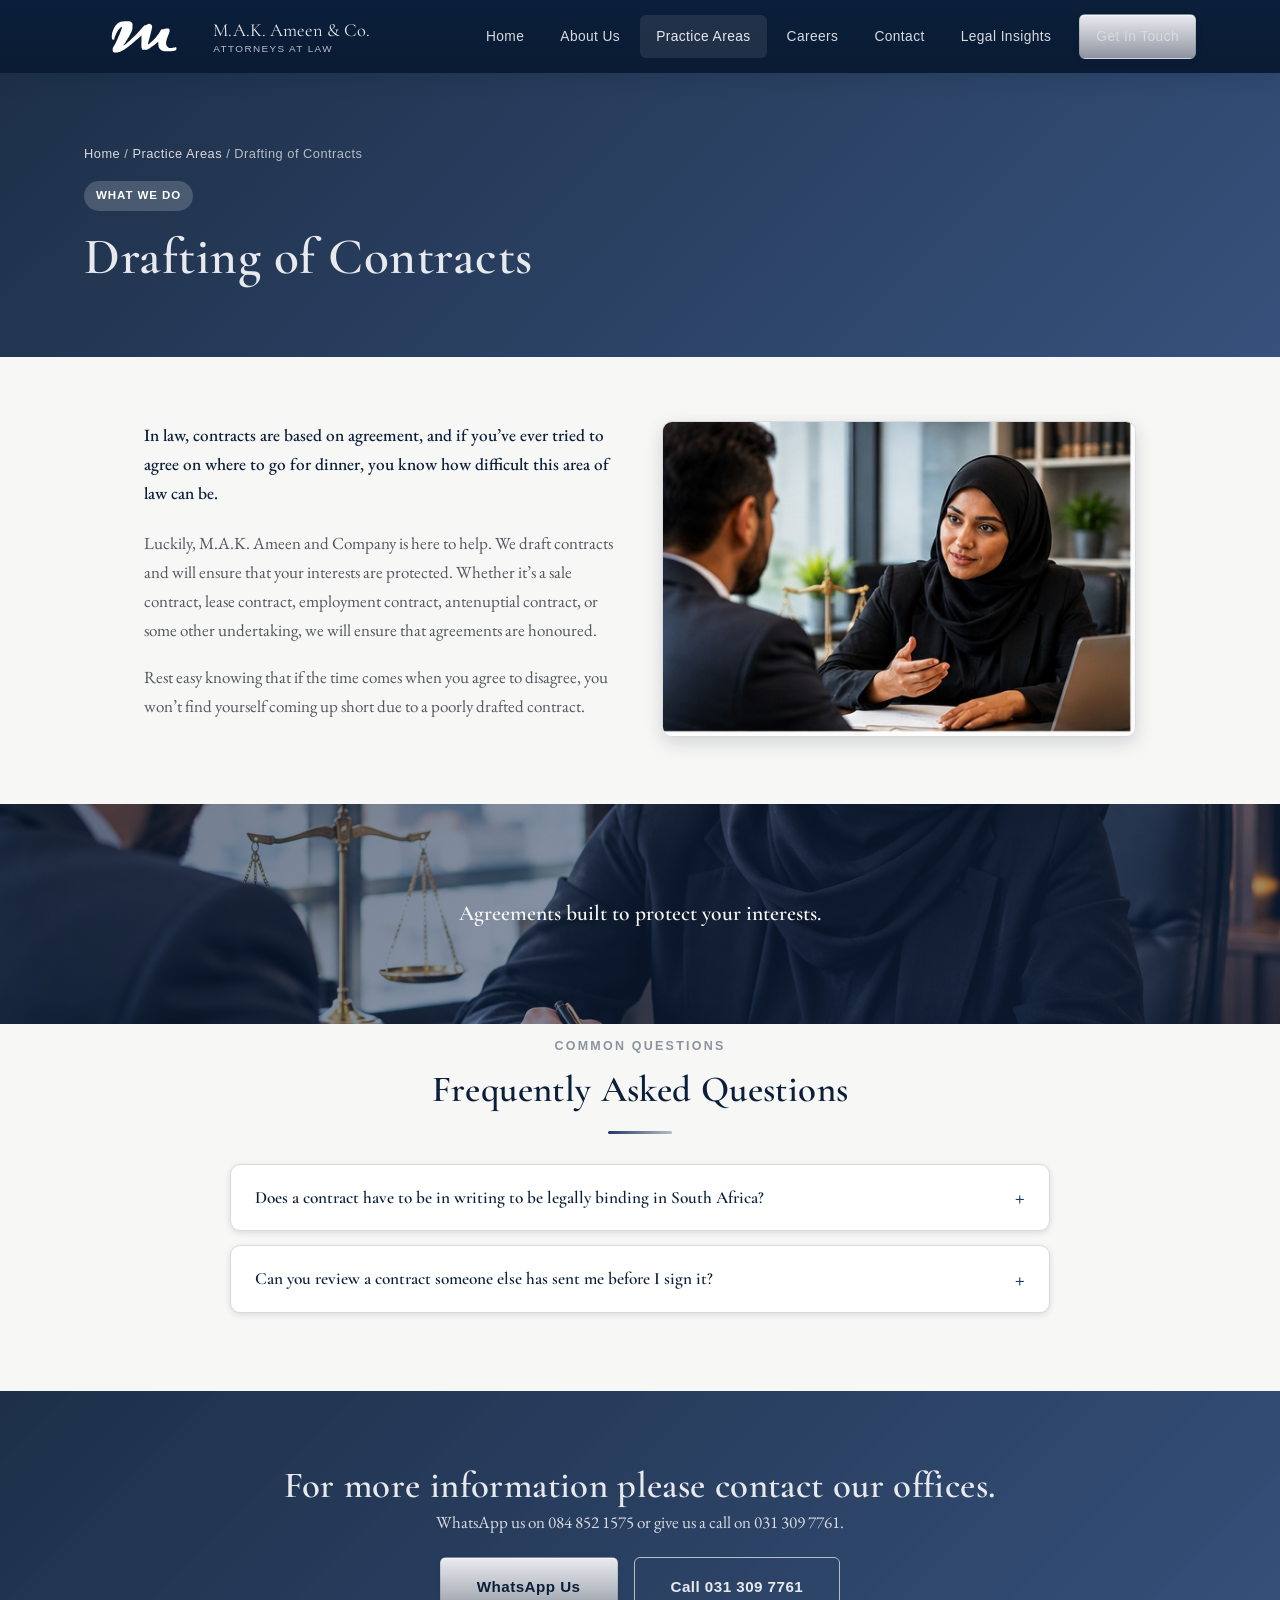
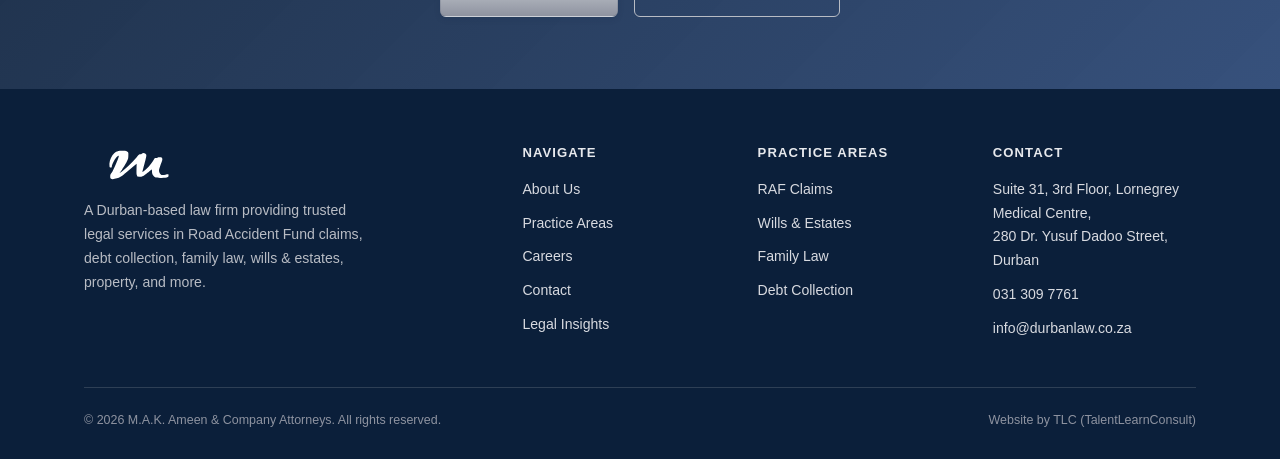
<file: contracts.html>
<!doctype html>
<html lang="en">
<head>
<meta charset="UTF-8">
<meta name="viewport" content="width=device-width, initial-scale=1.0">
<title>Drafting of Contracts | M.A.K. Ameen &amp; Company Attorneys</title>
<meta name="description" content="Sale, lease, employment and antenuptial contract drafting in Durban.">
<link rel="icon" href="assets/img/logo-mark.png">
<link href="https://fonts.googleapis.com/css2?family=Cormorant+Garamond:wght@500;600;700&family=EB+Garamond:ital,wght@0,400;0,500;1,400&display=swap" rel="stylesheet">
<link rel="stylesheet" href="css/style.css">
<script type="application/ld+json">
{
  "@context": "https://schema.org",
  "@type": "FAQPage",
  "mainEntity": [
    {
      "@type": "Question",
      "name": "Does a contract have to be in writing to be legally binding in South Africa?",
      "acceptedAnswer": {
        "@type": "Answer",
        "text": "Not usually — most contracts are valid whether spoken or written, as long as there's clear agreement, both parties have the legal capacity to contract (generally 18 or older), and the purpose is lawful. Certain contracts, though, like the sale of property, long leases, and suretyships, must be in writing to be enforceable. We always recommend putting important agreements in writing regardless, simply because it's far easier to prove what was agreed."
      }
    },
    {
      "@type": "Question",
      "name": "Can you review a contract someone else has sent me before I sign it?",
      "acceptedAnswer": {
        "@type": "Answer",
        "text": "Yes — we regularly review contracts drafted by the other party to flag risky clauses, unclear terms, or anything that unfairly favours them, before you commit to anything."
      }
    }
  ]
}
</script>
<link rel="canonical" href="https://durbanlaw.co.za/contracts.html">
<meta name="theme-color" content="#0B1F3A">
<meta property="og:type" content="website">
<meta property="og:site_name" content="M.A.K. Ameen &amp; Company Attorneys">
<meta property="og:title" content="Drafting of Contracts | M.A.K. Ameen & Company Attorneys">
<meta property="og:description" content="Sale, lease, employment and antenuptial contract drafting in Durban.">
<meta property="og:url" content="https://durbanlaw.co.za/contracts.html">
<meta property="og:image" content="https://durbanlaw.co.za/assets/img/consultation-client.jpg">
<meta name="twitter:card" content="summary_large_image">
<meta name="twitter:title" content="Drafting of Contracts | M.A.K. Ameen & Company Attorneys">
<meta name="twitter:description" content="Sale, lease, employment and antenuptial contract drafting in Durban.">
<meta name="twitter:image" content="https://durbanlaw.co.za/assets/img/consultation-client.jpg">
<script type="application/ld+json">
{
  "@context": "https://schema.org",
  "@type": "Attorney",
  "name": "M.A.K. Ameen & Company Attorneys",
  "image": "https://durbanlaw.co.za/assets/img/consultation-client.jpg",
  "url": "https://durbanlaw.co.za/",
  "telephone": "+27313097761",
  "email": "info@durbanlaw.co.za",
  "address": {
    "@type": "PostalAddress",
    "streetAddress": "Suite 31, 3rd Floor, Lornegrey Medical Centre, 280 Dr. Yusuf Dadoo Street",
    "addressLocality": "Durban",
    "addressRegion": "KwaZulu-Natal",
    "addressCountry": "ZA"
  },
  "areaServed": "Durban, South Africa",
  "founder": {
    "@type": "Person",
    "name": "Mahommed Abdool Kader Ameen"
  },
  "foundingDate": "2003"
}
</script>
<script type="application/ld+json">
{
  "@context": "https://schema.org",
  "@type": "BreadcrumbList",
  "itemListElement": [
    {
      "@type": "ListItem",
      "position": 1,
      "name": "Home",
      "item": "https://durbanlaw.co.za/index.html"
    },
    {
      "@type": "ListItem",
      "position": 2,
      "name": "Practice Areas",
      "item": "https://durbanlaw.co.za/practice-areas.html"
    },
    {
      "@type": "ListItem",
      "position": 3,
      "name": "Drafting of Contracts",
      "item": "https://durbanlaw.co.za/contracts.html"
    }
  ]
}
</script>
</head>
<body>

<header class="site-header">
  <div class="nav-wrap">
    <a href="index.html" class="brand">
      <img src="assets/img/logo-light.svg" alt="M.A.K. Ameen and Company Attorneys logo">
      <span class="brand-text">M.A.K. Ameen &amp; Co.<small>Attorneys at Law</small></span>
    </a>
    <button class="nav-toggle" aria-label="Toggle navigation">&#9776;</button>
    <nav class="main-nav">
      <a href="index.html">Home</a>
      <a href="about.html">About Us</a>
      <a href="practice-areas.html" class="active">Practice Areas</a>
      <a href="careers.html">Careers</a>
      <a href="contact.html">Contact</a>
      <a href="legal-insights.html">Legal Insights</a>
      <a href="contact.html" class="btn btn-silver nav-cta">Get In Touch</a>
    </nav>
  </div>
</header>

<section class="practice-hero">
  <div class="container">
    <div class="breadcrumb"><a href="index.html">Home</a> / <a href="practice-areas.html">Practice Areas</a> / Drafting of Contracts</div>
    <span class="pill" style="background:rgba(255,255,255,0.18); color:#fff;">What We Do</span>
    <h1>Drafting of Contracts</h1>
  </div>
</section>

<section class="practice-body">
  <div class="container grid grid-2" style="max-width:1040px; align-items:start; gap:44px;">
    <div>
    <p class="lede">In law, contracts are based on agreement, and if you&rsquo;ve ever tried to agree on where to go for dinner, you know how difficult this area of law can be.</p>
    <p>Luckily, M.A.K. Ameen and Company is here to help. We draft contracts and will ensure that your interests are protected. Whether it&rsquo;s a sale contract, lease contract, employment contract, antenuptial contract, or some other undertaking, we will ensure that agreements are honoured.</p>
    <p>Rest easy knowing that if the time comes when you agree to disagree, you won&rsquo;t find yourself coming up short due to a poorly drafted contract.</p>
  </div>
    <div>
      <img src="assets/img/practice-detail/contracts-hero.jpg" alt="Attorney discussing contract terms with a client" style="width:100%; border-radius:var(--radius-lg); box-shadow:var(--shadow-md); border:1px solid var(--silver-light); position:sticky; top:100px;">
    </div>
  </div>
</section>


<section style="padding:0; overflow:hidden;">
  <div style="width:100%; min-height:220px; background:linear-gradient(135deg, rgba(11,31,58,.60), rgba(28,58,107,.40)), url('assets/img/consultation-client.jpg') center/cover no-repeat; display:flex; align-items:center; justify-content:center; text-align:center; padding:50px 20px;">
    <p style="color:#F7F7F5; font-family:var(--font-heading); font-weight:600; font-size:1.35rem; max-width:640px; margin:0 auto;">Agreements built to protect your interests.</p>
  </div>
</section>
<section class="practice-body" style="padding-top:12px;">
  <div class="container">
    <div class="text-center" style="margin-bottom:30px;">
      <span class="eyebrow">Common Questions</span>
      <h2>Frequently Asked Questions</h2>
      <div class="divider"></div>
    </div>
    <div class="faq-list">
      <details class="faq-item">
        <summary>Does a contract have to be in writing to be legally binding in South Africa?</summary>
        <p>Not usually &mdash; most contracts are valid whether spoken or written, as long as there's clear agreement, both parties have the legal capacity to contract (generally 18 or older), and the purpose is lawful. Certain contracts, though, like the sale of property, long leases, and suretyships, must be in writing to be enforceable. We always recommend putting important agreements in writing regardless, simply because it's far easier to prove what was agreed.</p>
      </details>
      <details class="faq-item">
        <summary>Can you review a contract someone else has sent me before I sign it?</summary>
        <p>Yes &mdash; we regularly review contracts drafted by the other party to flag risky clauses, unclear terms, or anything that unfairly favours them, before you commit to anything.</p>
      </details>
    </div>
  </div>
</section>

<section class="band-navy" style="background: linear-gradient(135deg, rgba(11,31,58,.92), rgba(28,58,107,.88)), url('https://images.unsplash.com/photo-1761937841713-6b43e3f50efa?fm=jpg&q=70&w=1800&auto=format&fit=crop') center/cover no-repeat;">
  <div class="container text-center">
    <h2>For more information please contact our offices.</h2>
    <p>WhatsApp us on 084 852 1575 or give us a call on 031 309 7761.</p>
    <div class="hero-actions" style="justify-content:center; margin-top:20px;">
      <a href="https://wa.me/27848521575" class="btn btn-silver btn-lg">WhatsApp Us</a>
      <a href="tel:0313097761" class="btn btn-outline btn-lg">Call 031 309 7761</a>
    </div>
  </div>
</section>

<footer class="site-footer">
  <div class="container">
    <div class="footer-grid">
      <div class="footer-brand">
        <img src="assets/img/logo-light.svg" alt="M.A.K. Ameen and Company">
        <p>A Durban-based law firm providing trusted legal services in Road Accident Fund claims, debt collection, family law, wills &amp; estates, property, and more.</p>
      </div>
      <div>
        <h4>Navigate</h4>
        <a href="about.html">About Us</a>
        <a href="practice-areas.html">Practice Areas</a>
        <a href="careers.html">Careers</a>
        <a href="contact.html">Contact</a>
        <a href="legal-insights.html">Legal Insights</a>
      </div>
      <div>
        <h4>Practice Areas</h4>
        <a href="raf-claims.html">RAF Claims</a>
        <a href="wills-estates.html">Wills &amp; Estates</a>
        <a href="family-law.html">Family Law</a>
        <a href="debt-collection.html">Debt Collection</a>
      </div>
      <div>
        <h4>Contact</h4>
        <p>Suite 31, 3rd Floor, Lornegrey Medical Centre,<br>280 Dr. Yusuf Dadoo Street, Durban</p>
        <a href="tel:0313097761">031 309 7761</a>
        <a href="mailto:info@durbanlaw.co.za">info@durbanlaw.co.za</a>
      </div>
    </div>
    <div class="footer-bottom">
      <span>&copy; 2026 M.A.K. Ameen &amp; Company Attorneys. All rights reserved.</span>
      <span>Website by TLC (TalentLearnConsult)</span>
    </div>
  </div>
</footer>

<script src="js/main.js"></script>
</body>
</html>
</file>
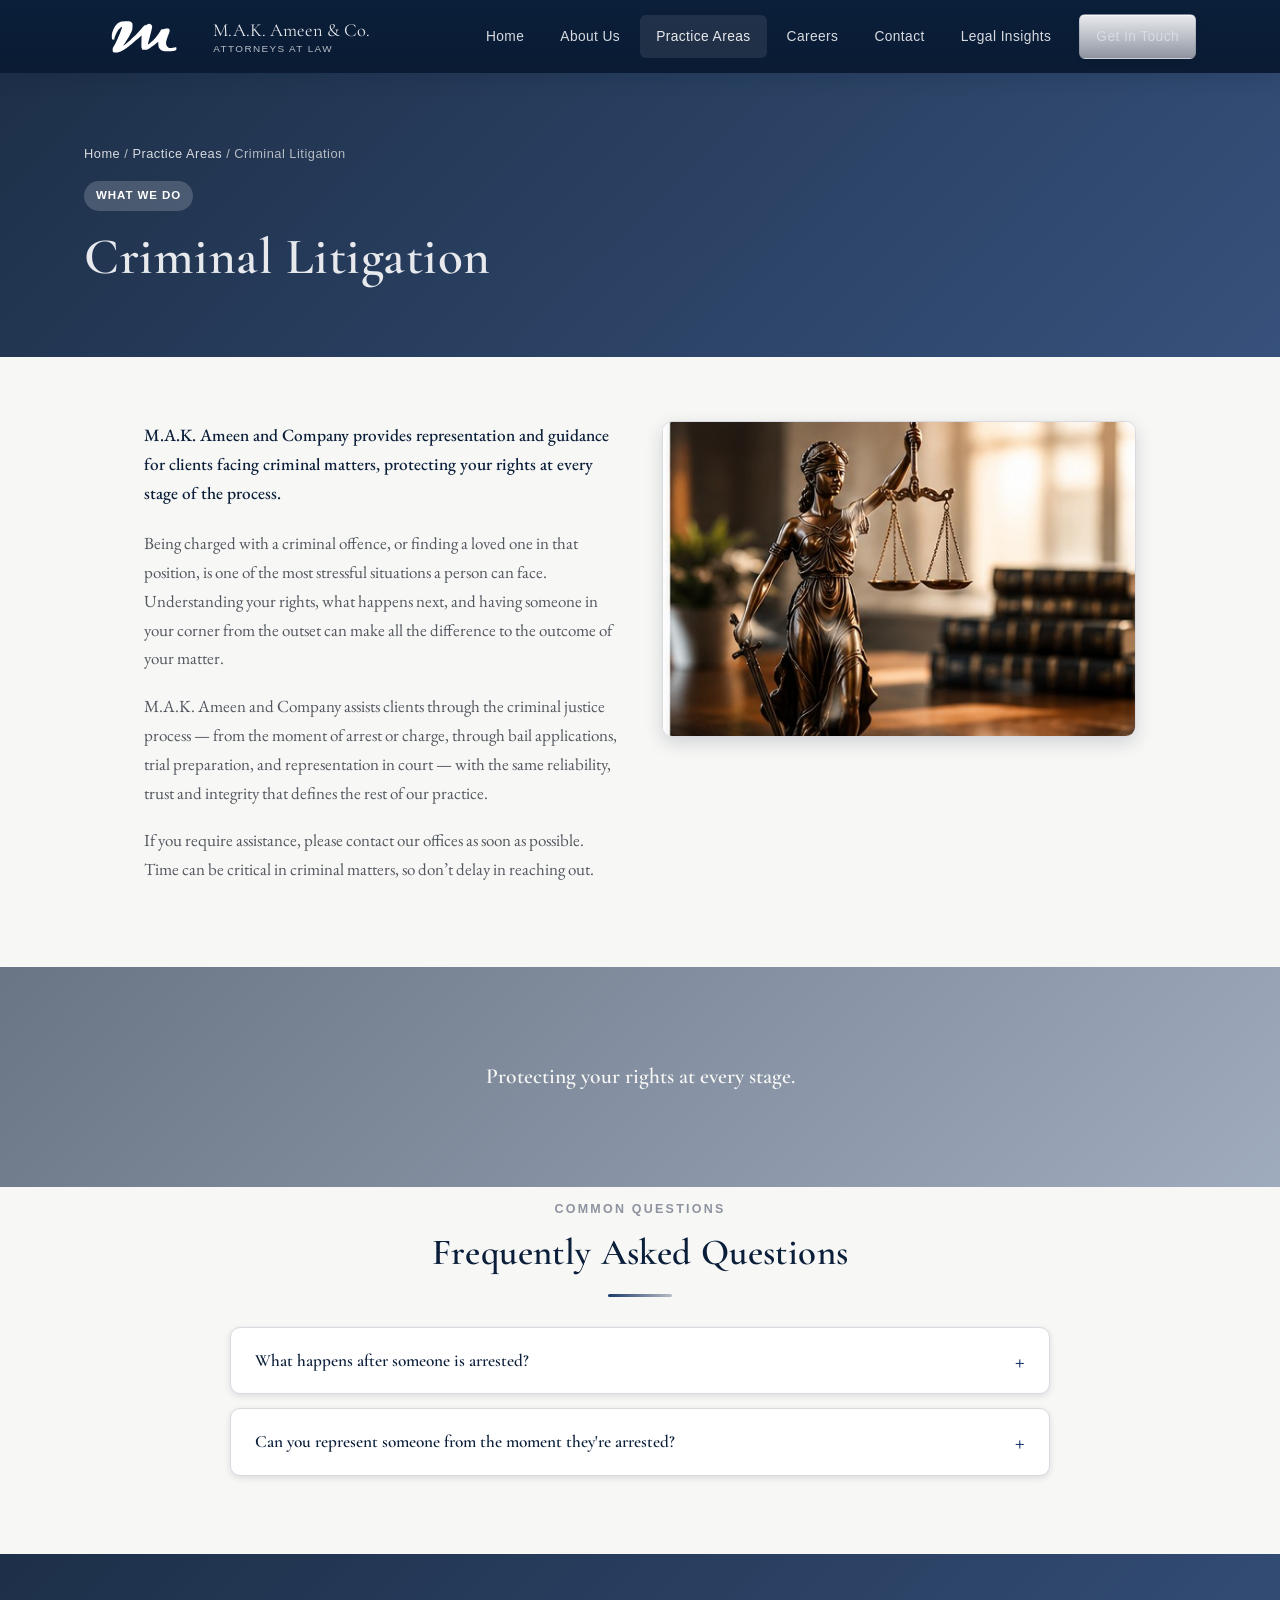
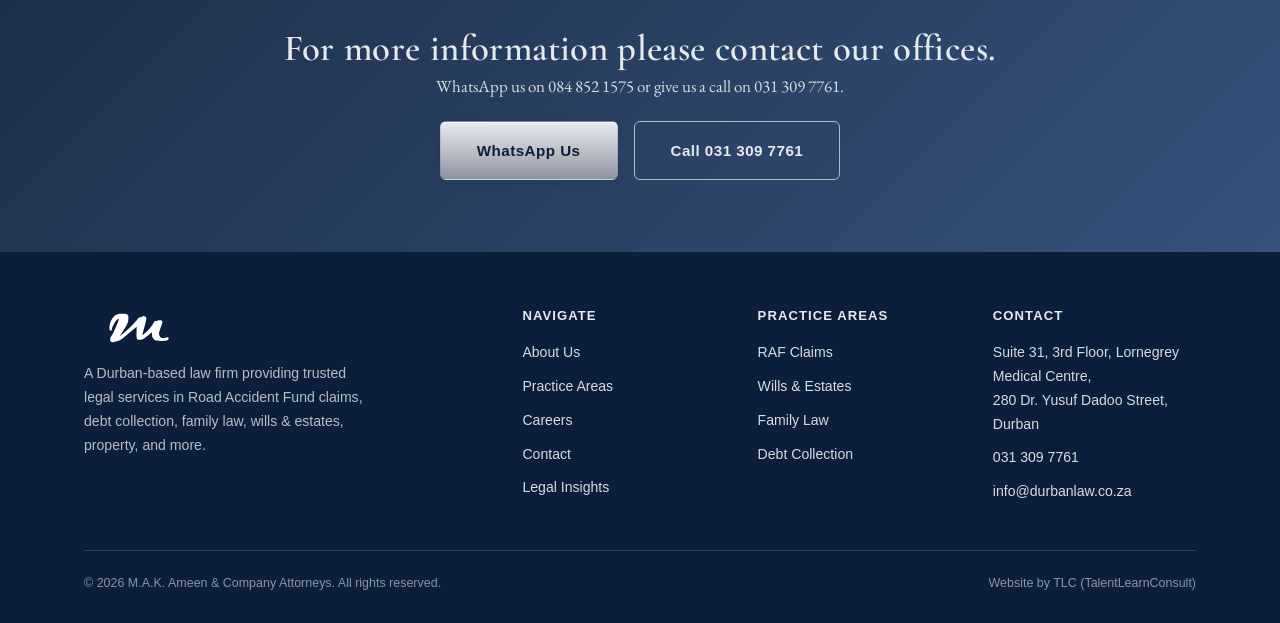
<file: criminal-litigation.html>
<!doctype html>
<html lang="en">
<head>
<meta charset="UTF-8">
<meta name="viewport" content="width=device-width, initial-scale=1.0">
<title>Criminal Litigation | M.A.K. Ameen &amp; Company Attorneys</title>
<meta name="description" content="Criminal litigation services in Durban with M.A.K. Ameen and Company.">
<link rel="icon" href="assets/img/logo-mark.png">
<link href="https://fonts.googleapis.com/css2?family=Cormorant+Garamond:wght@500;600;700&family=EB+Garamond:ital,wght@0,400;0,500;1,400&display=swap" rel="stylesheet">
<link rel="stylesheet" href="css/style.css">
<script type="application/ld+json">
{
  "@context": "https://schema.org",
  "@type": "FAQPage",
  "mainEntity": [
    {
      "@type": "Question",
      "name": "What happens after someone is arrested?",
      "acceptedAnswer": {
        "@type": "Answer",
        "text": "By law, they must be brought before a court within 48 hours of arrest (excluding certain non-court days). They have the right to legal representation from the moment of arrest, and the right to apply for bail — either police bail for minor offences, or court bail at the first appearance or a later bail application."
      }
    },
    {
      "@type": "Question",
      "name": "Can you represent someone from the moment they're arrested?",
      "acceptedAnswer": {
        "@type": "Answer",
        "text": "Yes — the earlier we're involved, the more we can do to protect your rights, including attending the police station, advising before any statement is made, and preparing a proper bail application for the first court appearance."
      }
    }
  ]
}
</script>
<link rel="canonical" href="https://durbanlaw.co.za/criminal-litigation.html">
<meta name="theme-color" content="#0B1F3A">
<meta property="og:type" content="website">
<meta property="og:site_name" content="M.A.K. Ameen &amp; Company Attorneys">
<meta property="og:title" content="Criminal Litigation | M.A.K. Ameen & Company Attorneys">
<meta property="og:description" content="Criminal litigation services in Durban with M.A.K. Ameen and Company.">
<meta property="og:url" content="https://durbanlaw.co.za/criminal-litigation.html">
<meta property="og:image" content="https://durbanlaw.co.za/assets/img/consultation-client.jpg">
<meta name="twitter:card" content="summary_large_image">
<meta name="twitter:title" content="Criminal Litigation | M.A.K. Ameen & Company Attorneys">
<meta name="twitter:description" content="Criminal litigation services in Durban with M.A.K. Ameen and Company.">
<meta name="twitter:image" content="https://durbanlaw.co.za/assets/img/consultation-client.jpg">
<script type="application/ld+json">
{
  "@context": "https://schema.org",
  "@type": "Attorney",
  "name": "M.A.K. Ameen & Company Attorneys",
  "image": "https://durbanlaw.co.za/assets/img/consultation-client.jpg",
  "url": "https://durbanlaw.co.za/",
  "telephone": "+27313097761",
  "email": "info@durbanlaw.co.za",
  "address": {
    "@type": "PostalAddress",
    "streetAddress": "Suite 31, 3rd Floor, Lornegrey Medical Centre, 280 Dr. Yusuf Dadoo Street",
    "addressLocality": "Durban",
    "addressRegion": "KwaZulu-Natal",
    "addressCountry": "ZA"
  },
  "areaServed": "Durban, South Africa",
  "founder": {
    "@type": "Person",
    "name": "Mahommed Abdool Kader Ameen"
  },
  "foundingDate": "2003"
}
</script>
<script type="application/ld+json">
{
  "@context": "https://schema.org",
  "@type": "BreadcrumbList",
  "itemListElement": [
    {
      "@type": "ListItem",
      "position": 1,
      "name": "Home",
      "item": "https://durbanlaw.co.za/index.html"
    },
    {
      "@type": "ListItem",
      "position": 2,
      "name": "Practice Areas",
      "item": "https://durbanlaw.co.za/practice-areas.html"
    },
    {
      "@type": "ListItem",
      "position": 3,
      "name": "Criminal Litigation",
      "item": "https://durbanlaw.co.za/criminal-litigation.html"
    }
  ]
}
</script>
</head>
<body>

<header class="site-header">
  <div class="nav-wrap">
    <a href="index.html" class="brand">
      <img src="assets/img/logo-light.svg" alt="M.A.K. Ameen and Company Attorneys logo">
      <span class="brand-text">M.A.K. Ameen &amp; Co.<small>Attorneys at Law</small></span>
    </a>
    <button class="nav-toggle" aria-label="Toggle navigation">&#9776;</button>
    <nav class="main-nav">
      <a href="index.html">Home</a>
      <a href="about.html">About Us</a>
      <a href="practice-areas.html" class="active">Practice Areas</a>
      <a href="careers.html">Careers</a>
      <a href="contact.html">Contact</a>
      <a href="legal-insights.html">Legal Insights</a>
      <a href="contact.html" class="btn btn-silver nav-cta">Get In Touch</a>
    </nav>
  </div>
</header>

<section class="practice-hero">
  <div class="container">
    <div class="breadcrumb"><a href="index.html">Home</a> / <a href="practice-areas.html">Practice Areas</a> / Criminal Litigation</div>
    <span class="pill" style="background:rgba(255,255,255,0.18); color:#fff;">What We Do</span>
    <h1>Criminal Litigation</h1>
  </div>
</section>

<section class="practice-body">
  <div class="container grid grid-2" style="max-width:1040px; align-items:start; gap:44px;">
    <div>
    <p class="lede">M.A.K. Ameen and Company provides representation and guidance for clients facing criminal matters, protecting your rights at every stage of the process.</p>
    <p>Being charged with a criminal offence, or finding a loved one in that position, is one of the most stressful situations a person can face. Understanding your rights, what happens next, and having someone in your corner from the outset can make all the difference to the outcome of your matter.</p>
    <p>M.A.K. Ameen and Company assists clients through the criminal justice process &mdash; from the moment of arrest or charge, through bail applications, trial preparation, and representation in court &mdash; with the same reliability, trust and integrity that defines the rest of our practice.</p>
    <p>If you require assistance, please contact our offices as soon as possible. Time can be critical in criminal matters, so don&rsquo;t delay in reaching out.</p>
  </div>
    <div>
      <img src="assets/img/practice-detail/criminal-litigation-hero.jpg" alt="Statue of Lady Justice with the scales" style="width:100%; border-radius:var(--radius-lg); box-shadow:var(--shadow-md); border:1px solid var(--silver-light); position:sticky; top:100px;">
    </div>
  </div>
</section>


<section style="padding:0; overflow:hidden;">
  <div style="width:100%; min-height:220px; background:linear-gradient(135deg, rgba(11,31,58,.60), rgba(28,58,107,.40)), url('https://images.unsplash.com/photo-1688166871073-9550aeef89e5?fm=jpg&q=70&w=1800&auto=format&fit=crop') center/cover no-repeat; display:flex; align-items:center; justify-content:center; text-align:center; padding:50px 20px;">
    <p style="color:#F7F7F5; font-family:var(--font-heading); font-weight:600; font-size:1.35rem; max-width:640px; margin:0 auto;">Protecting your rights at every stage.</p>
  </div>
</section>
<section class="practice-body" style="padding-top:12px;">
  <div class="container">
    <div class="text-center" style="margin-bottom:30px;">
      <span class="eyebrow">Common Questions</span>
      <h2>Frequently Asked Questions</h2>
      <div class="divider"></div>
    </div>
    <div class="faq-list">
      <details class="faq-item">
        <summary>What happens after someone is arrested?</summary>
        <p>By law, they must be brought before a court within 48 hours of arrest (excluding certain non-court days). They have the right to legal representation from the moment of arrest, and the right to apply for bail &mdash; either police bail for minor offences, or court bail at the first appearance or a later bail application.</p>
      </details>
      <details class="faq-item">
        <summary>Can you represent someone from the moment they're arrested?</summary>
        <p>Yes &mdash; the earlier we're involved, the more we can do to protect your rights, including attending the police station, advising before any statement is made, and preparing a proper bail application for the first court appearance.</p>
      </details>
    </div>
  </div>
</section>

<section class="band-navy" style="background: linear-gradient(135deg, rgba(11,31,58,.92), rgba(28,58,107,.88)), url('https://images.unsplash.com/photo-1761937841713-6b43e3f50efa?fm=jpg&q=70&w=1800&auto=format&fit=crop') center/cover no-repeat;">
  <div class="container text-center">
    <h2>For more information please contact our offices.</h2>
    <p>WhatsApp us on 084 852 1575 or give us a call on 031 309 7761.</p>
    <div class="hero-actions" style="justify-content:center; margin-top:20px;">
      <a href="https://wa.me/27848521575" class="btn btn-silver btn-lg">WhatsApp Us</a>
      <a href="tel:0313097761" class="btn btn-outline btn-lg">Call 031 309 7761</a>
    </div>
  </div>
</section>

<footer class="site-footer">
  <div class="container">
    <div class="footer-grid">
      <div class="footer-brand">
        <img src="assets/img/logo-light.svg" alt="M.A.K. Ameen and Company">
        <p>A Durban-based law firm providing trusted legal services in Road Accident Fund claims, debt collection, family law, wills &amp; estates, property, and more.</p>
      </div>
      <div>
        <h4>Navigate</h4>
        <a href="about.html">About Us</a>
        <a href="practice-areas.html">Practice Areas</a>
        <a href="careers.html">Careers</a>
        <a href="contact.html">Contact</a>
        <a href="legal-insights.html">Legal Insights</a>
      </div>
      <div>
        <h4>Practice Areas</h4>
        <a href="raf-claims.html">RAF Claims</a>
        <a href="wills-estates.html">Wills &amp; Estates</a>
        <a href="family-law.html">Family Law</a>
        <a href="debt-collection.html">Debt Collection</a>
      </div>
      <div>
        <h4>Contact</h4>
        <p>Suite 31, 3rd Floor, Lornegrey Medical Centre,<br>280 Dr. Yusuf Dadoo Street, Durban</p>
        <a href="tel:0313097761">031 309 7761</a>
        <a href="mailto:info@durbanlaw.co.za">info@durbanlaw.co.za</a>
      </div>
    </div>
    <div class="footer-bottom">
      <span>&copy; 2026 M.A.K. Ameen &amp; Company Attorneys. All rights reserved.</span>
      <span>Website by TLC (TalentLearnConsult)</span>
    </div>
  </div>
</footer>

<script src="js/main.js"></script>
</body>
</html>
</file>
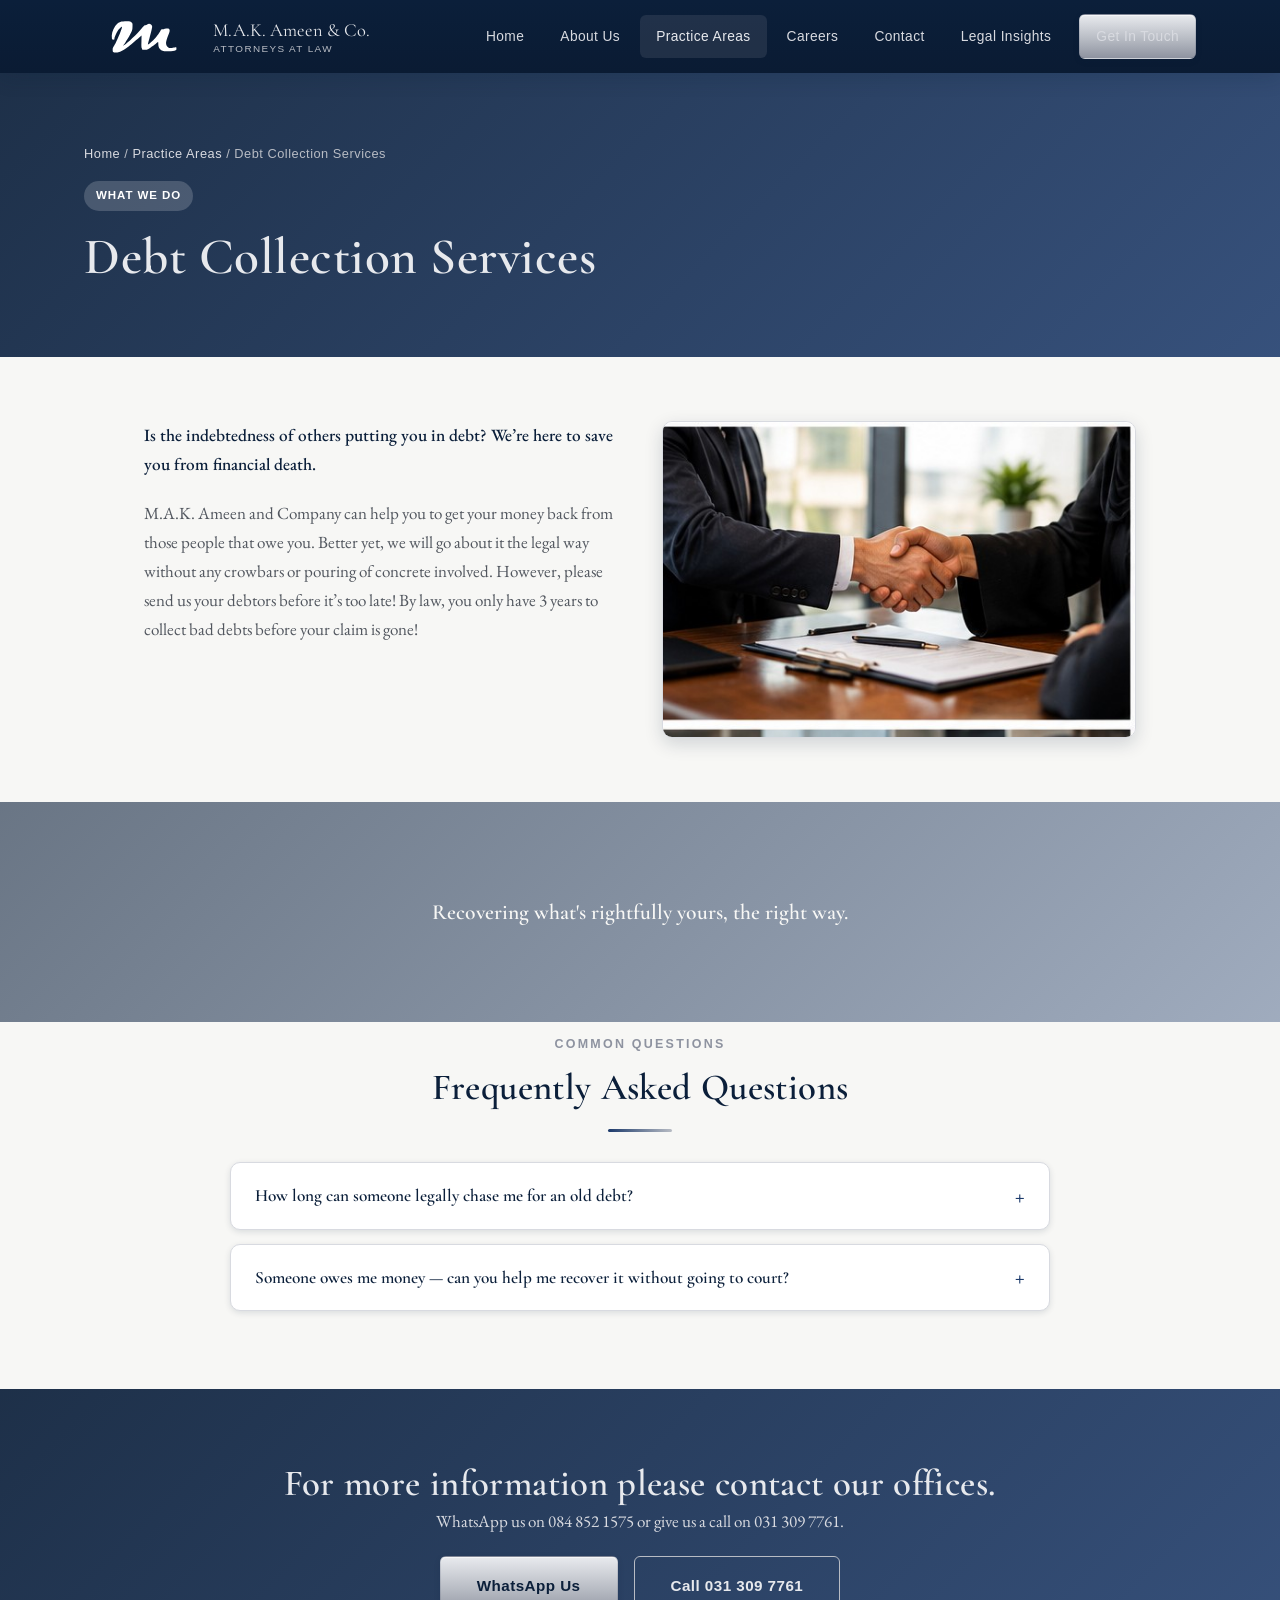
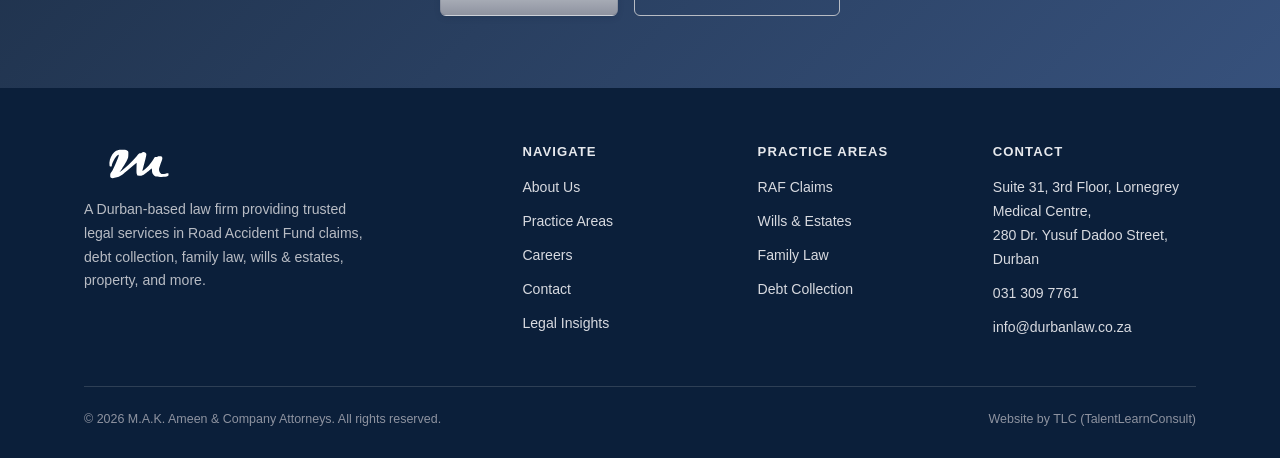
<file: debt-collection.html>
<!doctype html>
<html lang="en">
<head>
<meta charset="UTF-8">
<meta name="viewport" content="width=device-width, initial-scale=1.0">
<title>Debt Collection Services | M.A.K. Ameen &amp; Company Attorneys</title>
<meta name="description" content="Legal debt collection services in Durban with M.A.K. Ameen and Company.">
<link rel="icon" href="assets/img/logo-mark.png">
<link href="https://fonts.googleapis.com/css2?family=Cormorant+Garamond:wght@500;600;700&family=EB+Garamond:ital,wght@0,400;0,500;1,400&display=swap" rel="stylesheet">
<link rel="stylesheet" href="css/style.css">
<script type="application/ld+json">
{
  "@context": "https://schema.org",
  "@type": "FAQPage",
  "mainEntity": [
    {
      "@type": "Question",
      "name": "How long can someone legally chase me for an old debt?",
      "acceptedAnswer": {
        "@type": "Answer",
        "text": "Most ordinary debt “prescribes” (becomes legally unenforceable) three years after it became due — though certain debts, such as mortgage bonds and court judgments, run for thirty years. A letter of demand on its own doesn't restart that clock, but a payment or a clear acknowledgement of the debt can."
      }
    },
    {
      "@type": "Question",
      "name": "Someone owes me money — can you help me recover it without going to court?",
      "acceptedAnswer": {
        "@type": "Answer",
        "text": "Often, yes. We start with formal demand and negotiation, which resolves many matters without litigation. Where that doesn't work, we'll guide you through the correct court process for your claim, sized appropriately to keep costs proportionate to what's owed."
      }
    }
  ]
}
</script>
<link rel="canonical" href="https://durbanlaw.co.za/debt-collection.html">
<meta name="theme-color" content="#0B1F3A">
<meta property="og:type" content="website">
<meta property="og:site_name" content="M.A.K. Ameen &amp; Company Attorneys">
<meta property="og:title" content="Debt Collection Services | M.A.K. Ameen & Company Attorneys">
<meta property="og:description" content="Legal debt collection services in Durban with M.A.K. Ameen and Company.">
<meta property="og:url" content="https://durbanlaw.co.za/debt-collection.html">
<meta property="og:image" content="https://durbanlaw.co.za/assets/img/consultation-client.jpg">
<meta name="twitter:card" content="summary_large_image">
<meta name="twitter:title" content="Debt Collection Services | M.A.K. Ameen & Company Attorneys">
<meta name="twitter:description" content="Legal debt collection services in Durban with M.A.K. Ameen and Company.">
<meta name="twitter:image" content="https://durbanlaw.co.za/assets/img/consultation-client.jpg">
<script type="application/ld+json">
{
  "@context": "https://schema.org",
  "@type": "Attorney",
  "name": "M.A.K. Ameen & Company Attorneys",
  "image": "https://durbanlaw.co.za/assets/img/consultation-client.jpg",
  "url": "https://durbanlaw.co.za/",
  "telephone": "+27313097761",
  "email": "info@durbanlaw.co.za",
  "address": {
    "@type": "PostalAddress",
    "streetAddress": "Suite 31, 3rd Floor, Lornegrey Medical Centre, 280 Dr. Yusuf Dadoo Street",
    "addressLocality": "Durban",
    "addressRegion": "KwaZulu-Natal",
    "addressCountry": "ZA"
  },
  "areaServed": "Durban, South Africa",
  "founder": {
    "@type": "Person",
    "name": "Mahommed Abdool Kader Ameen"
  },
  "foundingDate": "2003"
}
</script>
<script type="application/ld+json">
{
  "@context": "https://schema.org",
  "@type": "BreadcrumbList",
  "itemListElement": [
    {
      "@type": "ListItem",
      "position": 1,
      "name": "Home",
      "item": "https://durbanlaw.co.za/index.html"
    },
    {
      "@type": "ListItem",
      "position": 2,
      "name": "Practice Areas",
      "item": "https://durbanlaw.co.za/practice-areas.html"
    },
    {
      "@type": "ListItem",
      "position": 3,
      "name": "Debt Collection",
      "item": "https://durbanlaw.co.za/debt-collection.html"
    }
  ]
}
</script>
</head>
<body>

<header class="site-header">
  <div class="nav-wrap">
    <a href="index.html" class="brand">
      <img src="assets/img/logo-light.svg" alt="M.A.K. Ameen and Company Attorneys logo">
      <span class="brand-text">M.A.K. Ameen &amp; Co.<small>Attorneys at Law</small></span>
    </a>
    <button class="nav-toggle" aria-label="Toggle navigation">&#9776;</button>
    <nav class="main-nav">
      <a href="index.html">Home</a>
      <a href="about.html">About Us</a>
      <a href="practice-areas.html" class="active">Practice Areas</a>
      <a href="careers.html">Careers</a>
      <a href="contact.html">Contact</a>
      <a href="legal-insights.html">Legal Insights</a>
      <a href="contact.html" class="btn btn-silver nav-cta">Get In Touch</a>
    </nav>
  </div>
</header>

<section class="practice-hero">
  <div class="container">
    <div class="breadcrumb"><a href="index.html">Home</a> / <a href="practice-areas.html">Practice Areas</a> / Debt Collection Services</div>
    <span class="pill" style="background:rgba(255,255,255,0.18); color:#fff;">What We Do</span>
    <h1>Debt Collection Services</h1>
  </div>
</section>

<section class="practice-body">
  <div class="container grid grid-2" style="max-width:1040px; align-items:start; gap:44px;">
    <div>
    <p class="lede">Is the indebtedness of others putting you in debt? We&rsquo;re here to save you from financial death.</p>
    <p>M.A.K. Ameen and Company can help you to get your money back from those people that owe you. Better yet, we will go about it the legal way without any crowbars or pouring of concrete involved. However, please send us your debtors before it&rsquo;s too late! By law, you only have 3 years to collect bad debts before your claim is gone!</p>
  </div>
    <div>
      <img src="assets/img/practice-detail/debt-collection-hero.jpg" alt="Handshake confirming a debt recovery agreement" style="width:100%; border-radius:var(--radius-lg); box-shadow:var(--shadow-md); border:1px solid var(--silver-light); position:sticky; top:100px;">
    </div>
  </div>
</section>


<section style="padding:0; overflow:hidden;">
  <div style="width:100%; min-height:220px; background:linear-gradient(135deg, rgba(11,31,58,.60), rgba(28,58,107,.40)), url('https://images.unsplash.com/photo-1688166871073-9550aeef89e5?fm=jpg&q=70&w=1800&auto=format&fit=crop') center/cover no-repeat; display:flex; align-items:center; justify-content:center; text-align:center; padding:50px 20px;">
    <p style="color:#F7F7F5; font-family:var(--font-heading); font-weight:600; font-size:1.35rem; max-width:640px; margin:0 auto;">Recovering what's rightfully yours, the right way.</p>
  </div>
</section>
<section class="practice-body" style="padding-top:12px;">
  <div class="container">
    <div class="text-center" style="margin-bottom:30px;">
      <span class="eyebrow">Common Questions</span>
      <h2>Frequently Asked Questions</h2>
      <div class="divider"></div>
    </div>
    <div class="faq-list">
      <details class="faq-item">
        <summary>How long can someone legally chase me for an old debt?</summary>
        <p>Most ordinary debt &ldquo;prescribes&rdquo; (becomes legally unenforceable) three years after it became due &mdash; though certain debts, such as mortgage bonds and court judgments, run for thirty years. A letter of demand on its own doesn't restart that clock, but a payment or a clear acknowledgement of the debt can.</p>
      </details>
      <details class="faq-item">
        <summary>Someone owes me money &mdash; can you help me recover it without going to court?</summary>
        <p>Often, yes. We start with formal demand and negotiation, which resolves many matters without litigation. Where that doesn't work, we'll guide you through the correct court process for your claim, sized appropriately to keep costs proportionate to what's owed.</p>
      </details>
    </div>
  </div>
</section>

<section class="band-navy" style="background: linear-gradient(135deg, rgba(11,31,58,.92), rgba(28,58,107,.88)), url('https://images.unsplash.com/photo-1761937841713-6b43e3f50efa?fm=jpg&q=70&w=1800&auto=format&fit=crop') center/cover no-repeat;">
  <div class="container text-center">
    <h2>For more information please contact our offices.</h2>
    <p>WhatsApp us on 084 852 1575 or give us a call on 031 309 7761.</p>
    <div class="hero-actions" style="justify-content:center; margin-top:20px;">
      <a href="https://wa.me/27848521575" class="btn btn-silver btn-lg">WhatsApp Us</a>
      <a href="tel:0313097761" class="btn btn-outline btn-lg">Call 031 309 7761</a>
    </div>
  </div>
</section>

<footer class="site-footer">
  <div class="container">
    <div class="footer-grid">
      <div class="footer-brand">
        <img src="assets/img/logo-light.svg" alt="M.A.K. Ameen and Company">
        <p>A Durban-based law firm providing trusted legal services in Road Accident Fund claims, debt collection, family law, wills &amp; estates, property, and more.</p>
      </div>
      <div>
        <h4>Navigate</h4>
        <a href="about.html">About Us</a>
        <a href="practice-areas.html">Practice Areas</a>
        <a href="careers.html">Careers</a>
        <a href="contact.html">Contact</a>
        <a href="legal-insights.html">Legal Insights</a>
      </div>
      <div>
        <h4>Practice Areas</h4>
        <a href="raf-claims.html">RAF Claims</a>
        <a href="wills-estates.html">Wills &amp; Estates</a>
        <a href="family-law.html">Family Law</a>
        <a href="debt-collection.html">Debt Collection</a>
      </div>
      <div>
        <h4>Contact</h4>
        <p>Suite 31, 3rd Floor, Lornegrey Medical Centre,<br>280 Dr. Yusuf Dadoo Street, Durban</p>
        <a href="tel:0313097761">031 309 7761</a>
        <a href="mailto:info@durbanlaw.co.za">info@durbanlaw.co.za</a>
      </div>
    </div>
    <div class="footer-bottom">
      <span>&copy; 2026 M.A.K. Ameen &amp; Company Attorneys. All rights reserved.</span>
      <span>Website by TLC (TalentLearnConsult)</span>
    </div>
  </div>
</footer>

<script src="js/main.js"></script>
</body>
</html>
</file>
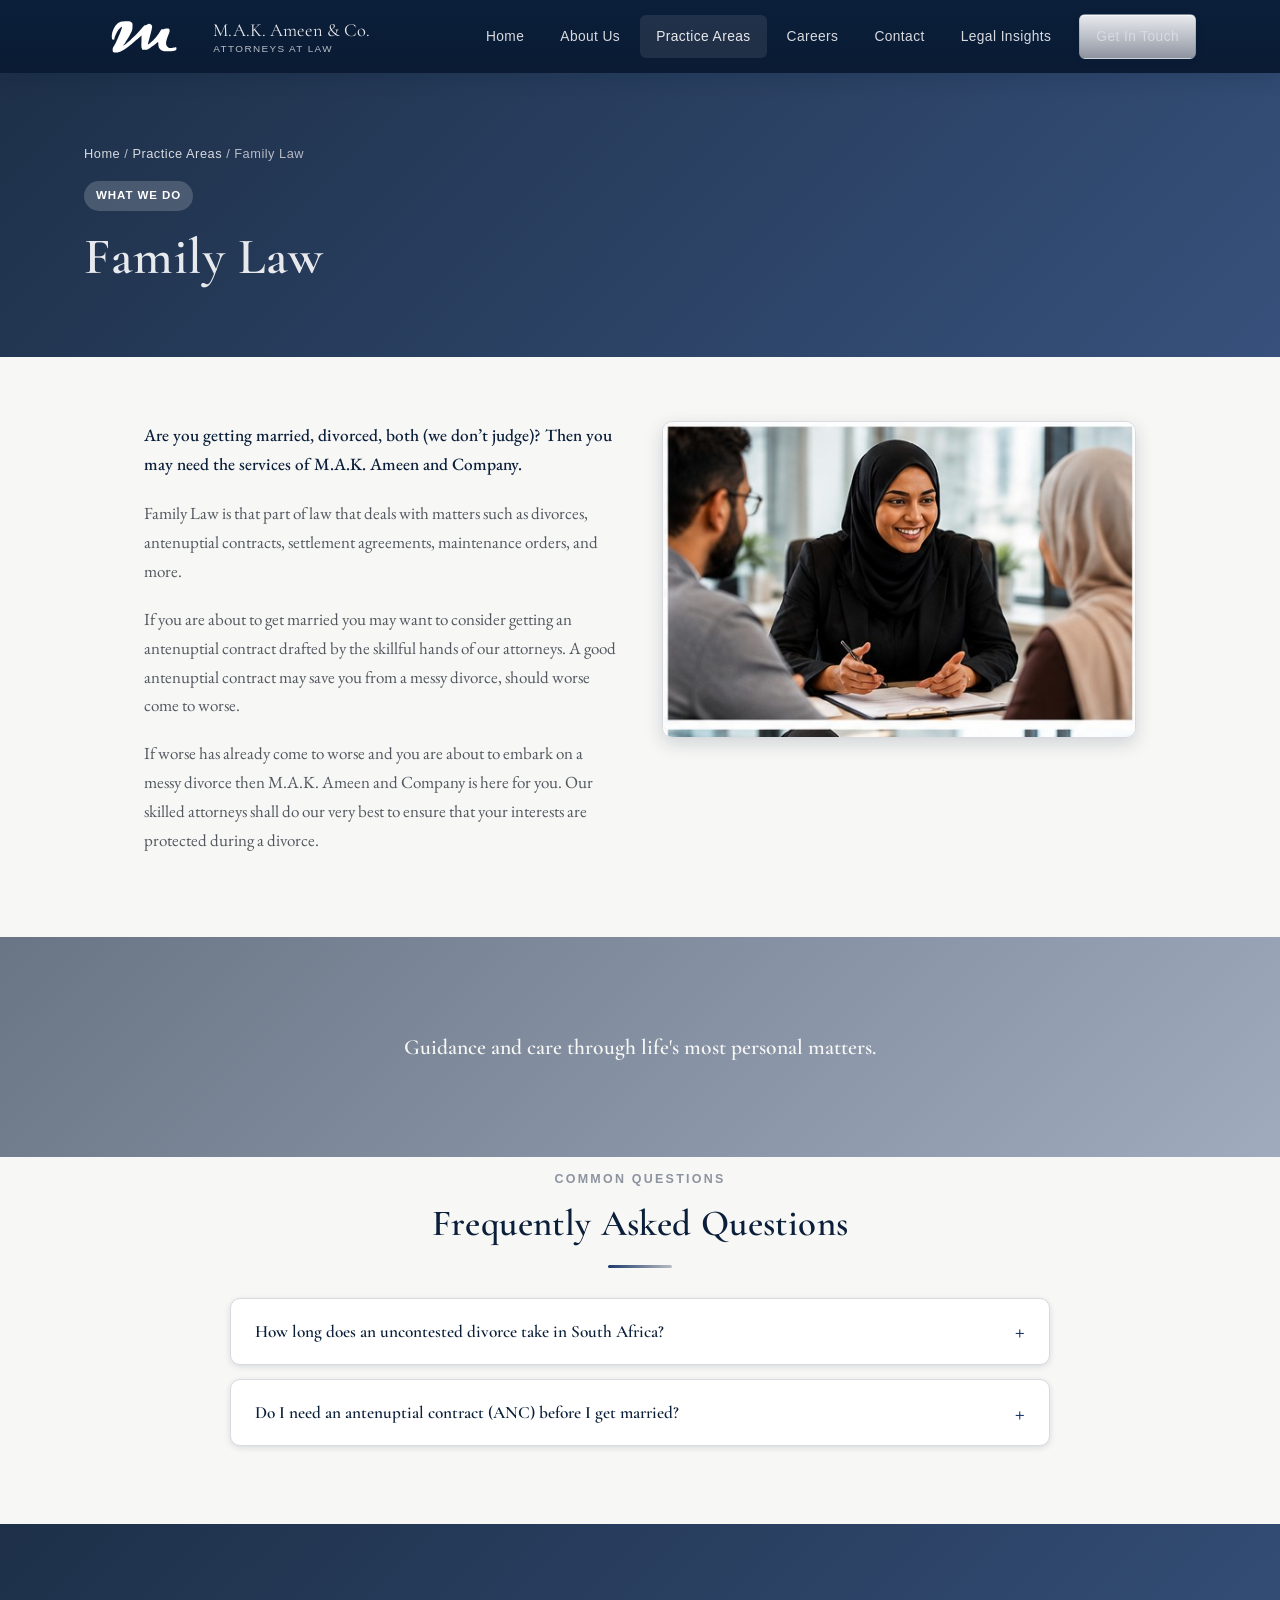
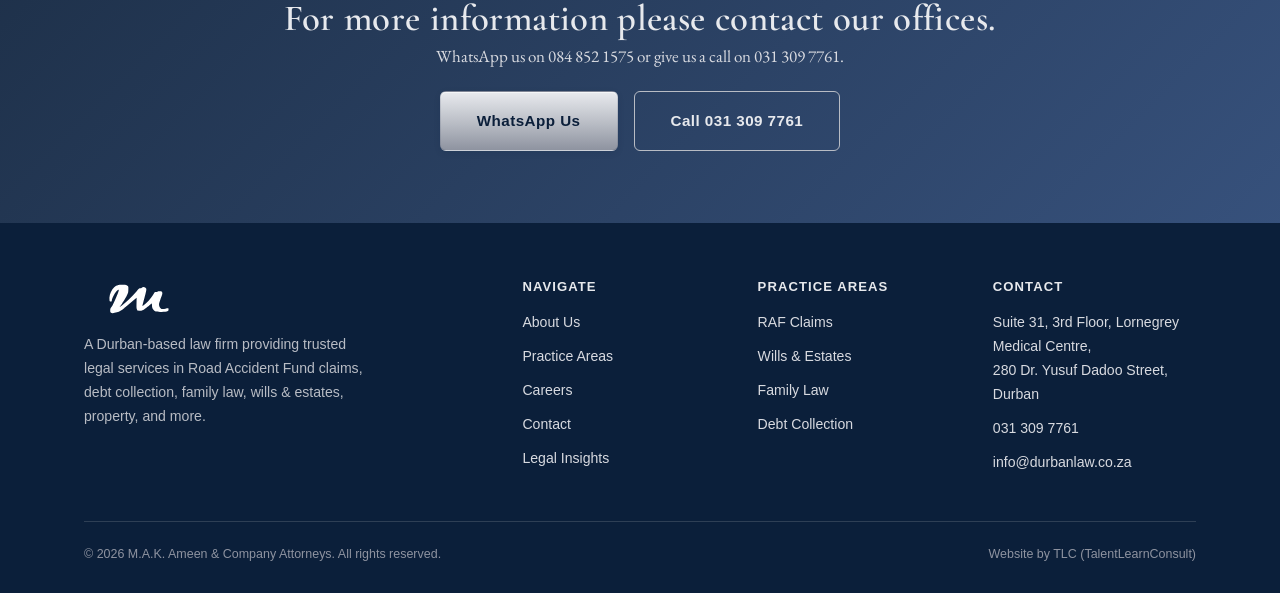
<file: family-law.html>
<!doctype html>
<html lang="en">
<head>
<meta charset="UTF-8">
<meta name="viewport" content="width=device-width, initial-scale=1.0">
<title>Family Law | M.A.K. Ameen &amp; Company Attorneys</title>
<meta name="description" content="Divorce, antenuptial contracts, settlement agreements and maintenance orders in Durban.">
<link rel="icon" href="assets/img/logo-mark.png">
<link href="https://fonts.googleapis.com/css2?family=Cormorant+Garamond:wght@500;600;700&family=EB+Garamond:ital,wght@0,400;0,500;1,400&display=swap" rel="stylesheet">
<link rel="stylesheet" href="css/style.css">
<script type="application/ld+json">
{
  "@context": "https://schema.org",
  "@type": "FAQPage",
  "mainEntity": [
    {
      "@type": "Question",
      "name": "How long does an uncontested divorce take in South Africa?",
      "acceptedAnswer": {
        "@type": "Answer",
        "text": "Where both parties agree on the terms, an uncontested divorce through the Magistrate's Court typically takes around four to twelve weeks once all the paperwork is properly in order. Contested matters, or those heard in the High Court, take considerably longer."
      }
    },
    {
      "@type": "Question",
      "name": "Do I need an antenuptial contract (ANC) before I get married?",
      "acceptedAnswer": {
        "@type": "Answer",
        "text": "You're not required to have one, but without an ANC you'll automatically be married in community of property, meaning your assets and debts merge with your spouse's. An ANC lets you choose a different matrimonial property regime up front, which can matter a great deal if the marriage later ends."
      }
    }
  ]
}
</script>
<link rel="canonical" href="https://durbanlaw.co.za/family-law.html">
<meta name="theme-color" content="#0B1F3A">
<meta property="og:type" content="website">
<meta property="og:site_name" content="M.A.K. Ameen &amp; Company Attorneys">
<meta property="og:title" content="Family Law | M.A.K. Ameen & Company Attorneys">
<meta property="og:description" content="Divorce, antenuptial contracts, settlement agreements and maintenance orders in Durban.">
<meta property="og:url" content="https://durbanlaw.co.za/family-law.html">
<meta property="og:image" content="https://durbanlaw.co.za/assets/img/consultation-client.jpg">
<meta name="twitter:card" content="summary_large_image">
<meta name="twitter:title" content="Family Law | M.A.K. Ameen & Company Attorneys">
<meta name="twitter:description" content="Divorce, antenuptial contracts, settlement agreements and maintenance orders in Durban.">
<meta name="twitter:image" content="https://durbanlaw.co.za/assets/img/consultation-client.jpg">
<script type="application/ld+json">
{
  "@context": "https://schema.org",
  "@type": "Attorney",
  "name": "M.A.K. Ameen & Company Attorneys",
  "image": "https://durbanlaw.co.za/assets/img/consultation-client.jpg",
  "url": "https://durbanlaw.co.za/",
  "telephone": "+27313097761",
  "email": "info@durbanlaw.co.za",
  "address": {
    "@type": "PostalAddress",
    "streetAddress": "Suite 31, 3rd Floor, Lornegrey Medical Centre, 280 Dr. Yusuf Dadoo Street",
    "addressLocality": "Durban",
    "addressRegion": "KwaZulu-Natal",
    "addressCountry": "ZA"
  },
  "areaServed": "Durban, South Africa",
  "founder": {
    "@type": "Person",
    "name": "Mahommed Abdool Kader Ameen"
  },
  "foundingDate": "2003"
}
</script>
<script type="application/ld+json">
{
  "@context": "https://schema.org",
  "@type": "BreadcrumbList",
  "itemListElement": [
    {
      "@type": "ListItem",
      "position": 1,
      "name": "Home",
      "item": "https://durbanlaw.co.za/index.html"
    },
    {
      "@type": "ListItem",
      "position": 2,
      "name": "Practice Areas",
      "item": "https://durbanlaw.co.za/practice-areas.html"
    },
    {
      "@type": "ListItem",
      "position": 3,
      "name": "Family Law",
      "item": "https://durbanlaw.co.za/family-law.html"
    }
  ]
}
</script>
</head>
<body>

<header class="site-header">
  <div class="nav-wrap">
    <a href="index.html" class="brand">
      <img src="assets/img/logo-light.svg" alt="M.A.K. Ameen and Company Attorneys logo">
      <span class="brand-text">M.A.K. Ameen &amp; Co.<small>Attorneys at Law</small></span>
    </a>
    <button class="nav-toggle" aria-label="Toggle navigation">&#9776;</button>
    <nav class="main-nav">
      <a href="index.html">Home</a>
      <a href="about.html">About Us</a>
      <a href="practice-areas.html" class="active">Practice Areas</a>
      <a href="careers.html">Careers</a>
      <a href="contact.html">Contact</a>
      <a href="legal-insights.html">Legal Insights</a>
      <a href="contact.html" class="btn btn-silver nav-cta">Get In Touch</a>
    </nav>
  </div>
</header>

<section class="practice-hero">
  <div class="container">
    <div class="breadcrumb"><a href="index.html">Home</a> / <a href="practice-areas.html">Practice Areas</a> / Family Law</div>
    <span class="pill" style="background:rgba(255,255,255,0.18); color:#fff;">What We Do</span>
    <h1>Family Law</h1>
  </div>
</section>

<section class="practice-body">
  <div class="container grid grid-2" style="max-width:1040px; align-items:start; gap:44px;">
    <div>
    <p class="lede">Are you getting married, divorced, both (we don&rsquo;t judge)? Then you may need the services of M.A.K. Ameen and Company.</p>
    <p>Family Law is that part of law that deals with matters such as divorces, antenuptial contracts, settlement agreements, maintenance orders, and more.</p>
    <p>If you are about to get married you may want to consider getting an antenuptial contract drafted by the skillful hands of our attorneys. A good antenuptial contract may save you from a messy divorce, should worse come to worse.</p>
    <p>If worse has already come to worse and you are about to embark on a messy divorce then M.A.K. Ameen and Company is here for you. Our skilled attorneys shall do our very best to ensure that your interests are protected during a divorce.</p>
  </div>
    <div>
      <img src="assets/img/practice-detail/family-law-hero.jpg" alt="Attorney consulting with a family on a legal matter" style="width:100%; border-radius:var(--radius-lg); box-shadow:var(--shadow-md); border:1px solid var(--silver-light); position:sticky; top:100px;">
    </div>
  </div>
</section>


<section style="padding:0; overflow:hidden;">
  <div style="width:100%; min-height:220px; background:linear-gradient(135deg, rgba(11,31,58,.60), rgba(28,58,107,.40)), url('https://images.unsplash.com/photo-1758518730384-be3d205838e8?fm=jpg&q=70&w=1800&auto=format&fit=crop') center/cover no-repeat; display:flex; align-items:center; justify-content:center; text-align:center; padding:50px 20px;">
    <p style="color:#F7F7F5; font-family:var(--font-heading); font-weight:600; font-size:1.35rem; max-width:640px; margin:0 auto;">Guidance and care through life's most personal matters.</p>
  </div>
</section>
<section class="practice-body" style="padding-top:12px;">
  <div class="container">
    <div class="text-center" style="margin-bottom:30px;">
      <span class="eyebrow">Common Questions</span>
      <h2>Frequently Asked Questions</h2>
      <div class="divider"></div>
    </div>
    <div class="faq-list">
      <details class="faq-item">
        <summary>How long does an uncontested divorce take in South Africa?</summary>
        <p>Where both parties agree on the terms, an uncontested divorce through the Magistrate's Court typically takes around four to twelve weeks once all the paperwork is properly in order. Contested matters, or those heard in the High Court, take considerably longer.</p>
      </details>
      <details class="faq-item">
        <summary>Do I need an antenuptial contract (ANC) before I get married?</summary>
        <p>You're not required to have one, but without an ANC you'll automatically be married in community of property, meaning your assets and debts merge with your spouse's. An ANC lets you choose a different matrimonial property regime up front, which can matter a great deal if the marriage later ends.</p>
      </details>
    </div>
  </div>
</section>

<section class="band-navy" style="background: linear-gradient(135deg, rgba(11,31,58,.92), rgba(28,58,107,.88)), url('https://images.unsplash.com/photo-1761937841713-6b43e3f50efa?fm=jpg&q=70&w=1800&auto=format&fit=crop') center/cover no-repeat;">
  <div class="container text-center">
    <h2>For more information please contact our offices.</h2>
    <p>WhatsApp us on 084 852 1575 or give us a call on 031 309 7761.</p>
    <div class="hero-actions" style="justify-content:center; margin-top:20px;">
      <a href="https://wa.me/27848521575" class="btn btn-silver btn-lg">WhatsApp Us</a>
      <a href="tel:0313097761" class="btn btn-outline btn-lg">Call 031 309 7761</a>
    </div>
  </div>
</section>

<footer class="site-footer">
  <div class="container">
    <div class="footer-grid">
      <div class="footer-brand">
        <img src="assets/img/logo-light.svg" alt="M.A.K. Ameen and Company">
        <p>A Durban-based law firm providing trusted legal services in Road Accident Fund claims, debt collection, family law, wills &amp; estates, property, and more.</p>
      </div>
      <div>
        <h4>Navigate</h4>
        <a href="about.html">About Us</a>
        <a href="practice-areas.html">Practice Areas</a>
        <a href="careers.html">Careers</a>
        <a href="contact.html">Contact</a>
        <a href="legal-insights.html">Legal Insights</a>
      </div>
      <div>
        <h4>Practice Areas</h4>
        <a href="raf-claims.html">RAF Claims</a>
        <a href="wills-estates.html">Wills &amp; Estates</a>
        <a href="family-law.html">Family Law</a>
        <a href="debt-collection.html">Debt Collection</a>
      </div>
      <div>
        <h4>Contact</h4>
        <p>Suite 31, 3rd Floor, Lornegrey Medical Centre,<br>280 Dr. Yusuf Dadoo Street, Durban</p>
        <a href="tel:0313097761">031 309 7761</a>
        <a href="mailto:info@durbanlaw.co.za">info@durbanlaw.co.za</a>
      </div>
    </div>
    <div class="footer-bottom">
      <span>&copy; 2026 M.A.K. Ameen &amp; Company Attorneys. All rights reserved.</span>
      <span>Website by TLC (TalentLearnConsult)</span>
    </div>
  </div>
</footer>

<script src="js/main.js"></script>
</body>
</html>
</file>
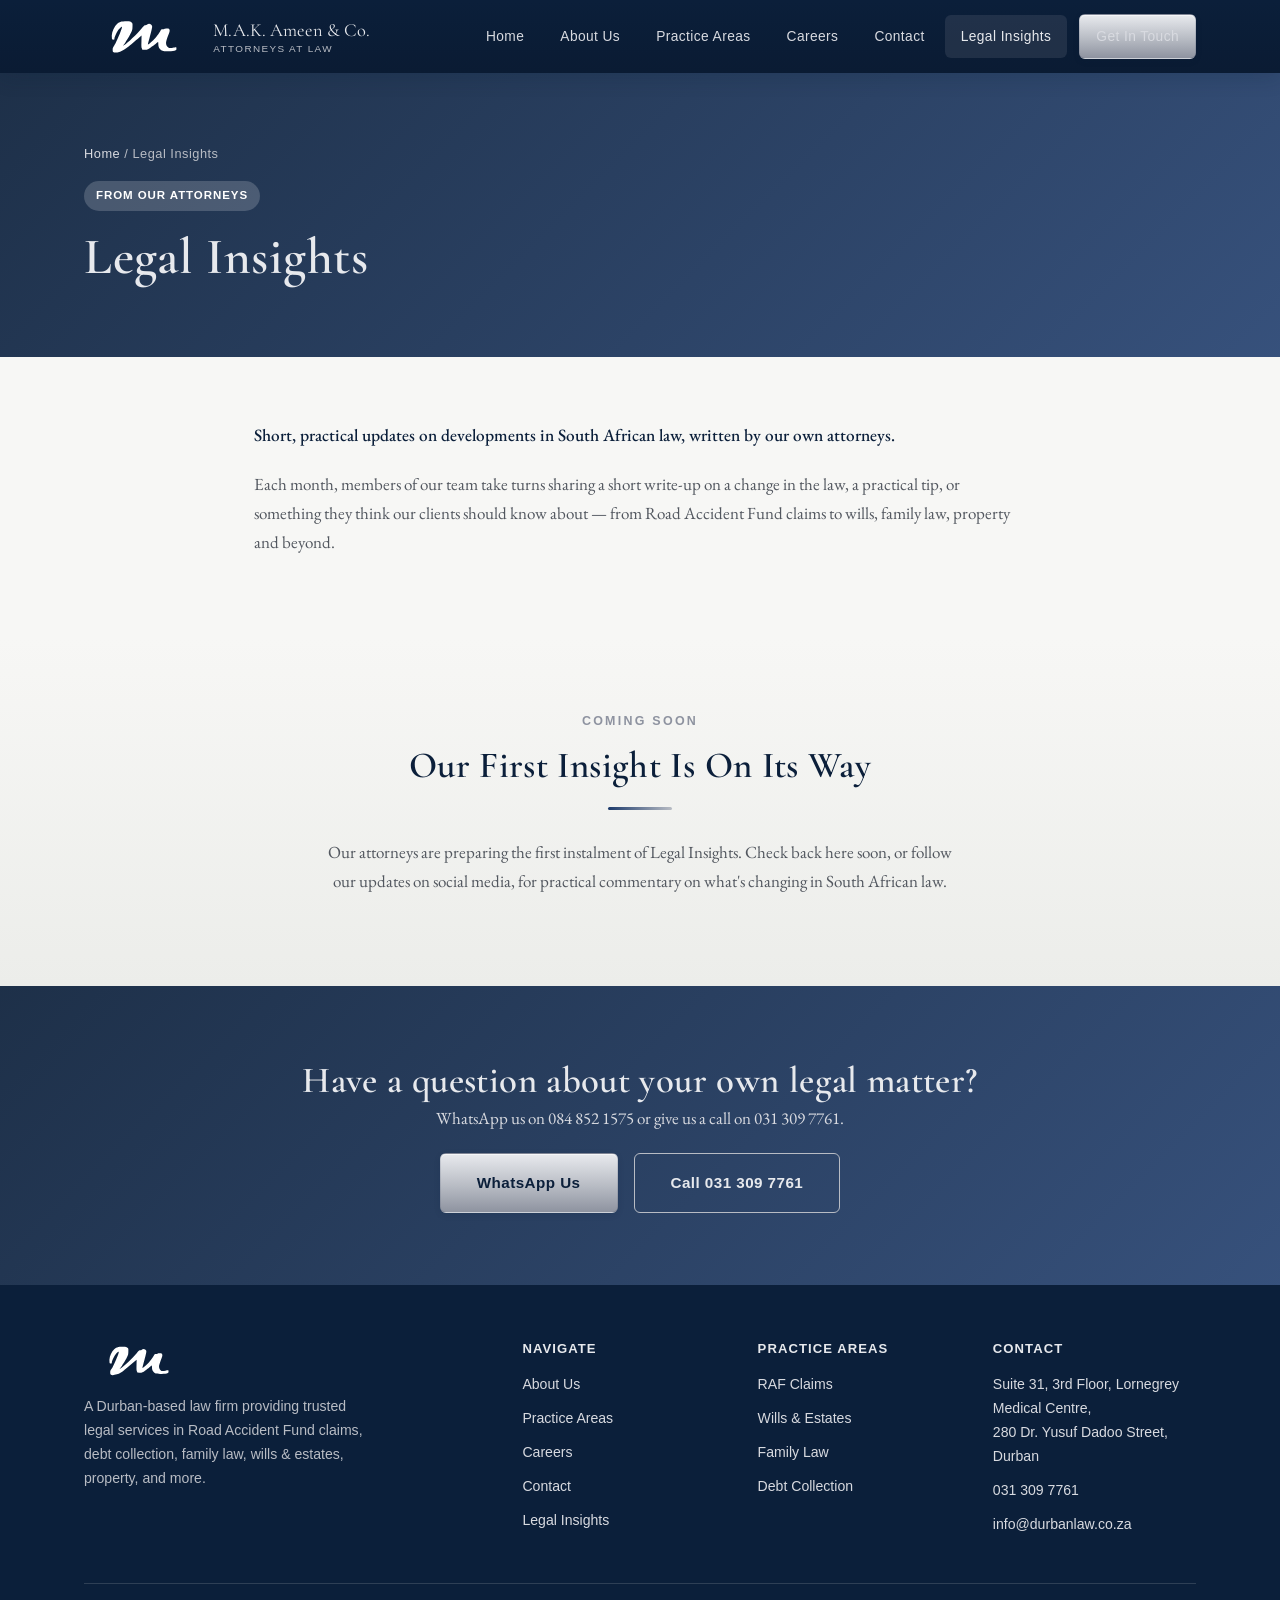
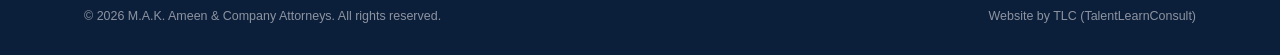
<file: legal-insights.html>
<!doctype html>
<html lang="en">
<head>
<meta charset="UTF-8">
<meta name="viewport" content="width=device-width, initial-scale=1.0">
<title>Legal Insights | M.A.K. Ameen &amp; Company Attorneys</title>
<meta name="description" content="Legal Insights from M.A.K. Ameen and Company — short updates from our attorneys on developments in South African law.">
<link rel="icon" href="assets/img/logo-mark.png">
<link href="https://fonts.googleapis.com/css2?family=Cormorant+Garamond:wght@500;600;700&family=EB+Garamond:ital,wght@0,400;0,500;1,400&display=swap" rel="stylesheet">
<link rel="stylesheet" href="css/style.css">
<link rel="canonical" href="https://durbanlaw.co.za/legal-insights.html">
<meta name="theme-color" content="#0B1F3A">
<meta property="og:type" content="website">
<meta property="og:site_name" content="M.A.K. Ameen &amp; Company Attorneys">
<meta property="og:title" content="Legal Insights | M.A.K. Ameen & Company Attorneys">
<meta property="og:description" content="Legal Insights from M.A.K. Ameen and Company — short updates from our attorneys on developments in South African law.">
<meta property="og:url" content="https://durbanlaw.co.za/legal-insights.html">
<meta property="og:image" content="https://durbanlaw.co.za/assets/img/consultation-client.jpg">
<meta name="twitter:card" content="summary_large_image">
<meta name="twitter:title" content="Legal Insights | M.A.K. Ameen & Company Attorneys">
<meta name="twitter:description" content="Legal Insights from M.A.K. Ameen and Company — short updates from our attorneys on developments in South African law.">
<meta name="twitter:image" content="https://durbanlaw.co.za/assets/img/consultation-client.jpg">
<script type="application/ld+json">
{
  "@context": "https://schema.org",
  "@type": "CollectionPage",
  "name": "Legal Insights",
  "description": "Short updates from the attorneys at M.A.K. Ameen and Company on developments in South African law.",
  "url": "https://durbanlaw.co.za/legal-insights.html",
  "isPartOf": {
    "@type": "WebSite",
    "name": "M.A.K. Ameen & Company Attorneys",
    "url": "https://durbanlaw.co.za/"
  }
}
</script>
<script type="application/ld+json">
{
  "@context": "https://schema.org",
  "@type": "BreadcrumbList",
  "itemListElement": [
    {
      "@type": "ListItem",
      "position": 1,
      "name": "Home",
      "item": "https://durbanlaw.co.za/index.html"
    },
    {
      "@type": "ListItem",
      "position": 2,
      "name": "Legal Insights",
      "item": "https://durbanlaw.co.za/legal-insights.html"
    }
  ]
}
</script>
</head>
<body>

<header class="site-header">
  <div class="nav-wrap">
    <a href="index.html" class="brand">
      <img src="assets/img/logo-light.svg" alt="M.A.K. Ameen and Company Attorneys logo">
      <span class="brand-text">M.A.K. Ameen &amp; Co.<small>Attorneys at Law</small></span>
    </a>
    <button class="nav-toggle" aria-label="Toggle navigation">&#9776;</button>
    <nav class="main-nav">
      <a href="index.html">Home</a>
      <a href="about.html">About Us</a>
      <a href="practice-areas.html">Practice Areas</a>
      <a href="careers.html">Careers</a>
      <a href="contact.html">Contact</a>
      <a href="legal-insights.html" class="active">Legal Insights</a>
      <a href="contact.html" class="btn btn-silver nav-cta">Get In Touch</a>
    </nav>
  </div>
</header>

<section class="practice-hero">
  <div class="container">
    <div class="breadcrumb"><a href="index.html">Home</a> / Legal Insights</div>
    <span class="pill" style="background:rgba(255,255,255,0.18); color:#fff;">From Our Attorneys</span>
    <h1>Legal Insights</h1>
  </div>
</section>

<section class="practice-body">
  <div class="container" style="max-width:820px;">
    <p class="lede">Short, practical updates on developments in South African law, written by our own attorneys.</p>
    <p>Each month, members of our team take turns sharing a short write-up on a change in the law, a practical tip, or something they think our clients should know about &mdash; from Road Accident Fund claims to wills, family law, property and beyond.</p>
  </div>
</section>

<section class="band-silver">
  <div class="container text-center" style="max-width:680px;">
    <span class="eyebrow">Coming Soon</span>
    <h2>Our First Insight Is On Its Way</h2>
    <div class="divider"></div>
    <p>Our attorneys are preparing the first instalment of Legal Insights. Check back here soon, or follow our updates on social media, for practical commentary on what's changing in South African law.</p>
  </div>
</section>

<section class="band-navy" style="background: linear-gradient(135deg, rgba(11,31,58,.92), rgba(28,58,107,.88)), url('https://images.unsplash.com/photo-1761937841713-6b43e3f50efa?fm=jpg&q=70&w=1800&auto=format&fit=crop') center/cover no-repeat;">
  <div class="container text-center">
    <h2>Have a question about your own legal matter?</h2>
    <p>WhatsApp us on 084 852 1575 or give us a call on 031 309 7761.</p>
    <div class="hero-actions" style="justify-content:center; margin-top:20px;">
      <a href="https://wa.me/27848521575" class="btn btn-silver btn-lg">WhatsApp Us</a>
      <a href="tel:0313097761" class="btn btn-outline btn-lg">Call 031 309 7761</a>
    </div>
  </div>
</section>

<footer class="site-footer">
  <div class="container">
    <div class="footer-grid">
      <div class="footer-brand">
        <img src="assets/img/logo-light.svg" alt="M.A.K. Ameen and Company">
        <p>A Durban-based law firm providing trusted legal services in Road Accident Fund claims, debt collection, family law, wills &amp; estates, property, and more.</p>
      </div>
      <div>
        <h4>Navigate</h4>
        <a href="about.html">About Us</a>
        <a href="practice-areas.html">Practice Areas</a>
        <a href="careers.html">Careers</a>
        <a href="contact.html">Contact</a>
        <a href="legal-insights.html">Legal Insights</a>
      </div>
      <div>
        <h4>Practice Areas</h4>
        <a href="raf-claims.html">RAF Claims</a>
        <a href="wills-estates.html">Wills &amp; Estates</a>
        <a href="family-law.html">Family Law</a>
        <a href="debt-collection.html">Debt Collection</a>
      </div>
      <div>
        <h4>Contact</h4>
        <p>Suite 31, 3rd Floor, Lornegrey Medical Centre,<br>280 Dr. Yusuf Dadoo Street, Durban</p>
        <a href="tel:0313097761">031 309 7761</a>
        <a href="mailto:info@durbanlaw.co.za">info@durbanlaw.co.za</a>
      </div>
    </div>
    <div class="footer-bottom">
      <span>&copy; 2026 M.A.K. Ameen &amp; Company Attorneys. All rights reserved.</span>
      <span>Website by TLC (TalentLearnConsult)</span>
    </div>
  </div>
</footer>

<script src="js/main.js"></script>
</body>
</html>
</file>
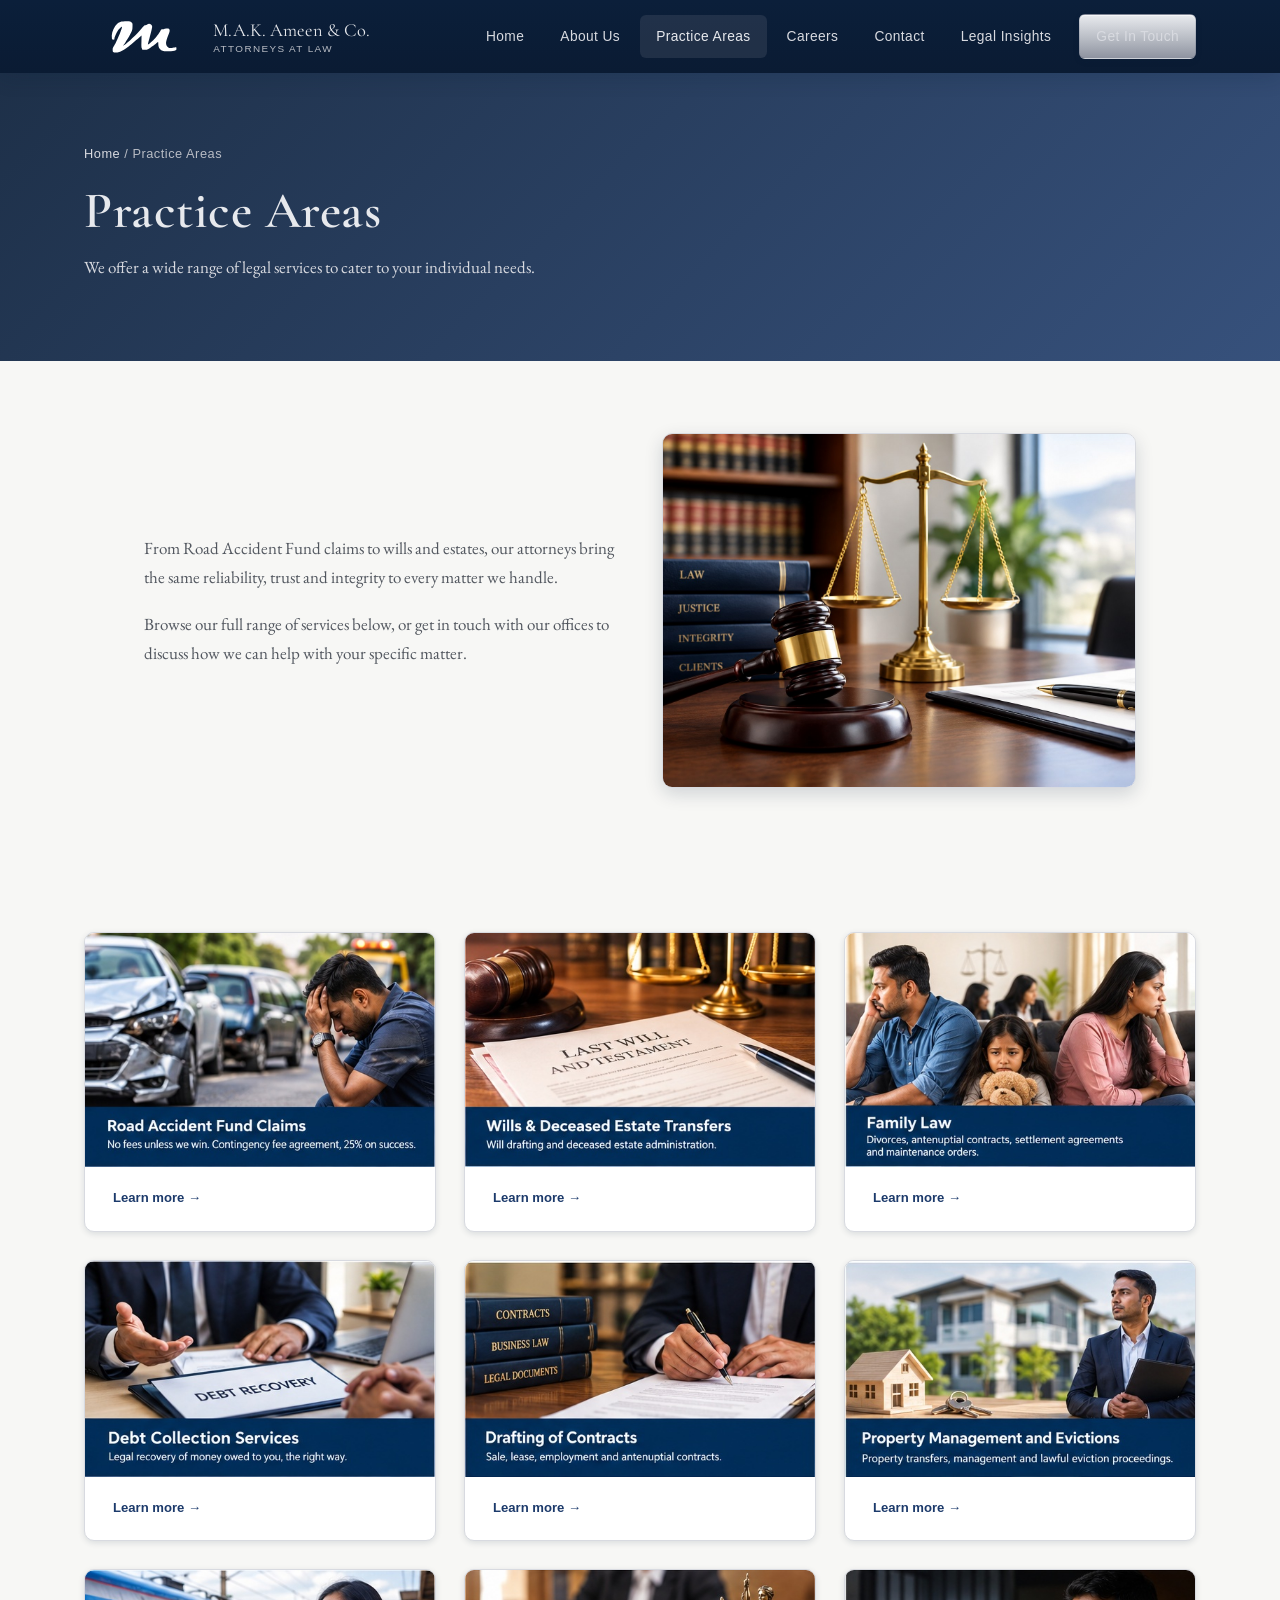
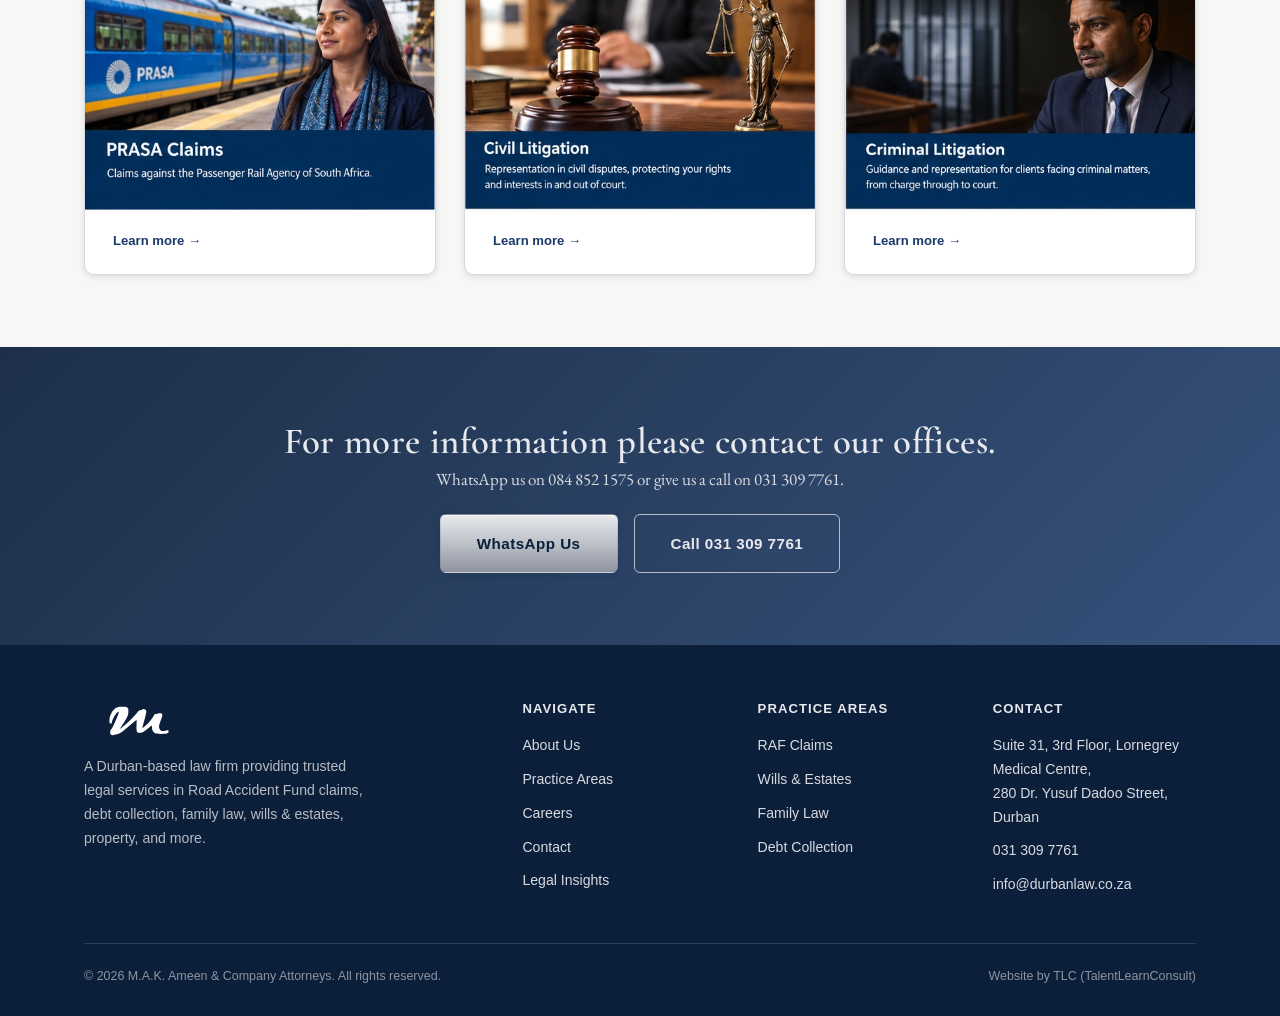
<file: practice-areas.html>
<!doctype html>
<html lang="en">
<head>
<meta charset="UTF-8">
<meta name="viewport" content="width=device-width, initial-scale=1.0">
<title>Practice Areas | M.A.K. Ameen &amp; Company Attorneys</title>
<meta name="description" content="Explore M.A.K. Ameen and Company's full range of legal services in Durban.">
<link rel="icon" href="assets/img/logo-mark.png">
<link href="https://fonts.googleapis.com/css2?family=Cormorant+Garamond:wght@500;600;700&family=EB+Garamond:ital,wght@0,400;0,500;1,400&display=swap" rel="stylesheet">
<link rel="stylesheet" href="css/style.css">
<link rel="canonical" href="https://durbanlaw.co.za/practice-areas.html">
<meta name="theme-color" content="#0B1F3A">
<meta property="og:type" content="website">
<meta property="og:site_name" content="M.A.K. Ameen &amp; Company Attorneys">
<meta property="og:title" content="Practice Areas | M.A.K. Ameen & Company Attorneys">
<meta property="og:description" content="Explore M.A.K. Ameen and Company's full range of legal services in Durban.">
<meta property="og:url" content="https://durbanlaw.co.za/practice-areas.html">
<meta property="og:image" content="https://durbanlaw.co.za/assets/img/consultation-client.jpg">
<meta name="twitter:card" content="summary_large_image">
<meta name="twitter:title" content="Practice Areas | M.A.K. Ameen & Company Attorneys">
<meta name="twitter:description" content="Explore M.A.K. Ameen and Company's full range of legal services in Durban.">
<meta name="twitter:image" content="https://durbanlaw.co.za/assets/img/consultation-client.jpg">
<script type="application/ld+json">
{
  "@context": "https://schema.org",
  "@type": "Attorney",
  "name": "M.A.K. Ameen & Company Attorneys",
  "image": "https://durbanlaw.co.za/assets/img/consultation-client.jpg",
  "url": "https://durbanlaw.co.za/",
  "telephone": "+27313097761",
  "email": "info@durbanlaw.co.za",
  "address": {
    "@type": "PostalAddress",
    "streetAddress": "Suite 31, 3rd Floor, Lornegrey Medical Centre, 280 Dr. Yusuf Dadoo Street",
    "addressLocality": "Durban",
    "addressRegion": "KwaZulu-Natal",
    "addressCountry": "ZA"
  },
  "areaServed": "Durban, South Africa",
  "founder": {
    "@type": "Person",
    "name": "Mahommed Abdool Kader Ameen"
  },
  "foundingDate": "2003"
}
</script>
<script type="application/ld+json">
{
  "@context": "https://schema.org",
  "@type": "BreadcrumbList",
  "itemListElement": [
    {
      "@type": "ListItem",
      "position": 1,
      "name": "Home",
      "item": "https://durbanlaw.co.za/index.html"
    },
    {
      "@type": "ListItem",
      "position": 2,
      "name": "Practice Areas",
      "item": "https://durbanlaw.co.za/practice-areas.html"
    }
  ]
}
</script>
</head>
<body>

<header class="site-header">
  <div class="nav-wrap">
    <a href="index.html" class="brand">
      <img src="assets/img/logo-light.svg" alt="M.A.K. Ameen and Company Attorneys logo">
      <span class="brand-text">M.A.K. Ameen &amp; Co.<small>Attorneys at Law</small></span>
    </a>
    <button class="nav-toggle" aria-label="Toggle navigation">&#9776;</button>
    <nav class="main-nav">
      <a href="index.html">Home</a>
      <a href="about.html">About Us</a>
      <a href="practice-areas.html" class="active">Practice Areas</a>
      <a href="careers.html">Careers</a>
      <a href="contact.html">Contact</a>
      <a href="legal-insights.html">Legal Insights</a>
      <a href="contact.html" class="btn btn-silver nav-cta">Get In Touch</a>
    </nav>
  </div>
</header>

<section class="practice-hero">
  <div class="container">
    <div class="breadcrumb"><a href="index.html">Home</a> / Practice Areas</div>
    <h1>Practice Areas</h1>
    <p style="color:var(--silver-light); max-width:600px; margin-top:10px;">We offer a wide range of legal services to cater to your individual needs.</p>
  </div>
</section>

<section>
  <div class="container grid grid-2" style="max-width:1040px; align-items:center; gap:44px;">
    <div>
      <p class="lede">From Road Accident Fund claims to wills and estates, our attorneys bring the same reliability, trust and integrity to every matter we handle.</p>
      <p>Browse our full range of services below, or get in touch with our offices to discuss how we can help with your specific matter.</p>
    </div>
    <div style="aspect-ratio:4/3; overflow:hidden; border-radius:var(--radius-lg); box-shadow:var(--shadow-md); border:1px solid var(--silver-light);">
      <img src="assets/img/practice-areas-intro.jpg" alt="Scales of justice, gavel and law books on an attorney's desk" style="width:100%; height:100%; object-fit:cover; display:block;">
    </div>
  </div>
</section>

<section>
  <div class="container grid grid-3">

    <div class="card" style="padding:0; overflow:hidden;">
      <a href="raf-claims.html" style="display:block;">
        <img src="assets/img/practice/raf-claims.jpg" alt="Road Accident Fund Claims — No fees unless we win. Contingency fee agreement, 25% on success." style="width:100%; display:block;">
      </a>
      <div style="padding:14px 28px 20px;">
        <a href="raf-claims.html" class="card-link">Learn more &rarr;</a>
      </div>
    </div>
    <div class="card" style="padding:0; overflow:hidden;">
      <a href="wills-estates.html" style="display:block;">
        <img src="assets/img/practice/wills-estates.jpg" alt="Wills & Deceased Estate Transfers — Will drafting and deceased estate administration." style="width:100%; display:block;">
      </a>
      <div style="padding:14px 28px 20px;">
        <a href="wills-estates.html" class="card-link">Learn more &rarr;</a>
      </div>
    </div>
    <div class="card" style="padding:0; overflow:hidden;">
      <a href="family-law.html" style="display:block;">
        <img src="assets/img/practice/family-law.jpg" alt="Family Law — Divorces, antenuptial contracts, settlement agreements and maintenance orders." style="width:100%; display:block;">
      </a>
      <div style="padding:14px 28px 20px;">
        <a href="family-law.html" class="card-link">Learn more &rarr;</a>
      </div>
    </div>
    <div class="card" style="padding:0; overflow:hidden;">
      <a href="debt-collection.html" style="display:block;">
        <img src="assets/img/practice/debt-collection.jpg" alt="Debt Collection Services — Legal recovery of money owed to you, the right way." style="width:100%; display:block;">
      </a>
      <div style="padding:14px 28px 20px;">
        <a href="debt-collection.html" class="card-link">Learn more &rarr;</a>
      </div>
    </div>
    <div class="card" style="padding:0; overflow:hidden;">
      <a href="contracts.html" style="display:block;">
        <img src="assets/img/practice/contracts.jpg" alt="Drafting of Contracts — Sale, lease, employment and antenuptial contracts." style="width:100%; display:block;">
      </a>
      <div style="padding:14px 28px 20px;">
        <a href="contracts.html" class="card-link">Learn more &rarr;</a>
      </div>
    </div>
    <div class="card" style="padding:0; overflow:hidden;">
      <a href="property-evictions.html" style="display:block;">
        <img src="assets/img/practice/property-evictions.jpg" alt="Property Management and Evictions — Property transfers, management and lawful eviction proceedings." style="width:100%; display:block;">
      </a>
      <div style="padding:14px 28px 20px;">
        <a href="property-evictions.html" class="card-link">Learn more &rarr;</a>
      </div>
    </div>
    <div class="card" style="padding:0; overflow:hidden;">
      <a href="prasa-claims.html" style="display:block;">
        <img src="assets/img/practice/prasa-claims.jpg" alt="PRASA Claims — Claims against the Passenger Rail Agency of South Africa." style="width:100%; display:block;">
      </a>
      <div style="padding:14px 28px 20px;">
        <a href="prasa-claims.html" class="card-link">Learn more &rarr;</a>
      </div>
    </div>
    <div class="card" style="padding:0; overflow:hidden;">
      <a href="civil-litigation.html" style="display:block;">
        <img src="assets/img/practice/civil-litigation.jpg" alt="Civil Litigation — Representation in civil disputes, protecting your rights and interests in and out of court." style="width:100%; display:block;">
      </a>
      <div style="padding:14px 28px 20px;">
        <a href="civil-litigation.html" class="card-link">Learn more &rarr;</a>
      </div>
    </div>
    <div class="card" style="padding:0; overflow:hidden;">
      <a href="criminal-litigation.html" style="display:block;">
        <img src="assets/img/practice/criminal-litigation.jpg" alt="Criminal Litigation — Guidance and representation for clients facing criminal matters, from charge through to court." style="width:100%; display:block;">
      </a>
      <div style="padding:14px 28px 20px;">
        <a href="criminal-litigation.html" class="card-link">Learn more &rarr;</a>
      </div>
    </div>
  </div>
</section>

<section class="band-navy" style="background: linear-gradient(135deg, rgba(11,31,58,.92), rgba(28,58,107,.88)), url('https://images.unsplash.com/photo-1688166871073-9550aeef89e5?fm=jpg&q=70&w=1800&auto=format&fit=crop') center/cover no-repeat;">
  <div class="container text-center">
    <h2>For more information please contact our offices.</h2>
    <p>WhatsApp us on 084 852 1575 or give us a call on 031 309 7761.</p>
    <div class="hero-actions" style="justify-content:center; margin-top:20px;">
      <a href="https://wa.me/27848521575" class="btn btn-silver btn-lg">WhatsApp Us</a>
      <a href="tel:0313097761" class="btn btn-outline btn-lg">Call 031 309 7761</a>
    </div>
  </div>
</section>

<footer class="site-footer">
  <div class="container">
    <div class="footer-grid">
      <div class="footer-brand">
        <img src="assets/img/logo-light.svg" alt="M.A.K. Ameen and Company">
        <p>A Durban-based law firm providing trusted legal services in Road Accident Fund claims, debt collection, family law, wills &amp; estates, property, and more.</p>
      </div>
      <div>
        <h4>Navigate</h4>
        <a href="about.html">About Us</a>
        <a href="practice-areas.html">Practice Areas</a>
        <a href="careers.html">Careers</a>
        <a href="contact.html">Contact</a>
        <a href="legal-insights.html">Legal Insights</a>
      </div>
      <div>
        <h4>Practice Areas</h4>
        <a href="raf-claims.html">RAF Claims</a>
        <a href="wills-estates.html">Wills &amp; Estates</a>
        <a href="family-law.html">Family Law</a>
        <a href="debt-collection.html">Debt Collection</a>
      </div>
      <div>
        <h4>Contact</h4>
        <p>Suite 31, 3rd Floor, Lornegrey Medical Centre,<br>280 Dr. Yusuf Dadoo Street, Durban</p>
        <a href="tel:0313097761">031 309 7761</a>
        <a href="mailto:info@durbanlaw.co.za">info@durbanlaw.co.za</a>
      </div>
    </div>
    <div class="footer-bottom">
      <span>&copy; 2026 M.A.K. Ameen &amp; Company Attorneys. All rights reserved.</span>
      <span>Website by TLC (TalentLearnConsult)</span>
    </div>
  </div>
</footer>

<script src="js/main.js"></script>
</body>
</html>
</file>
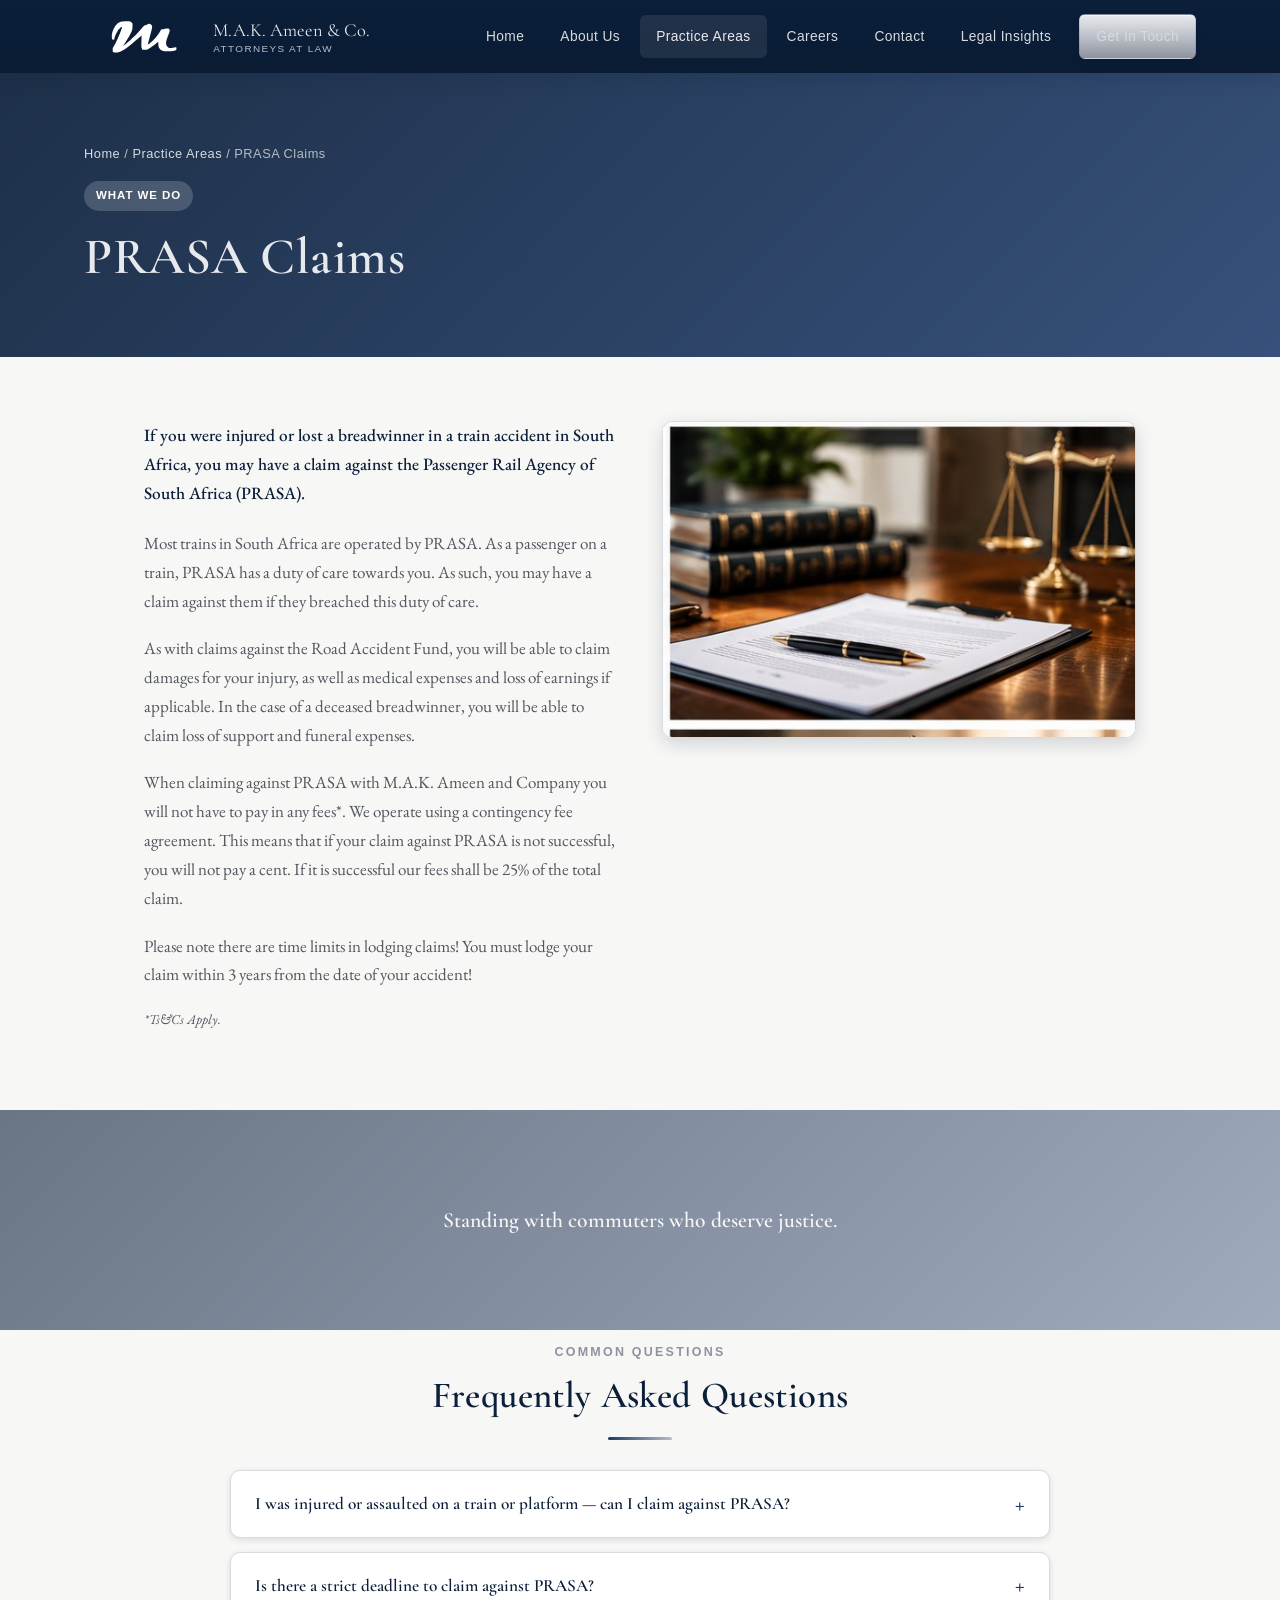
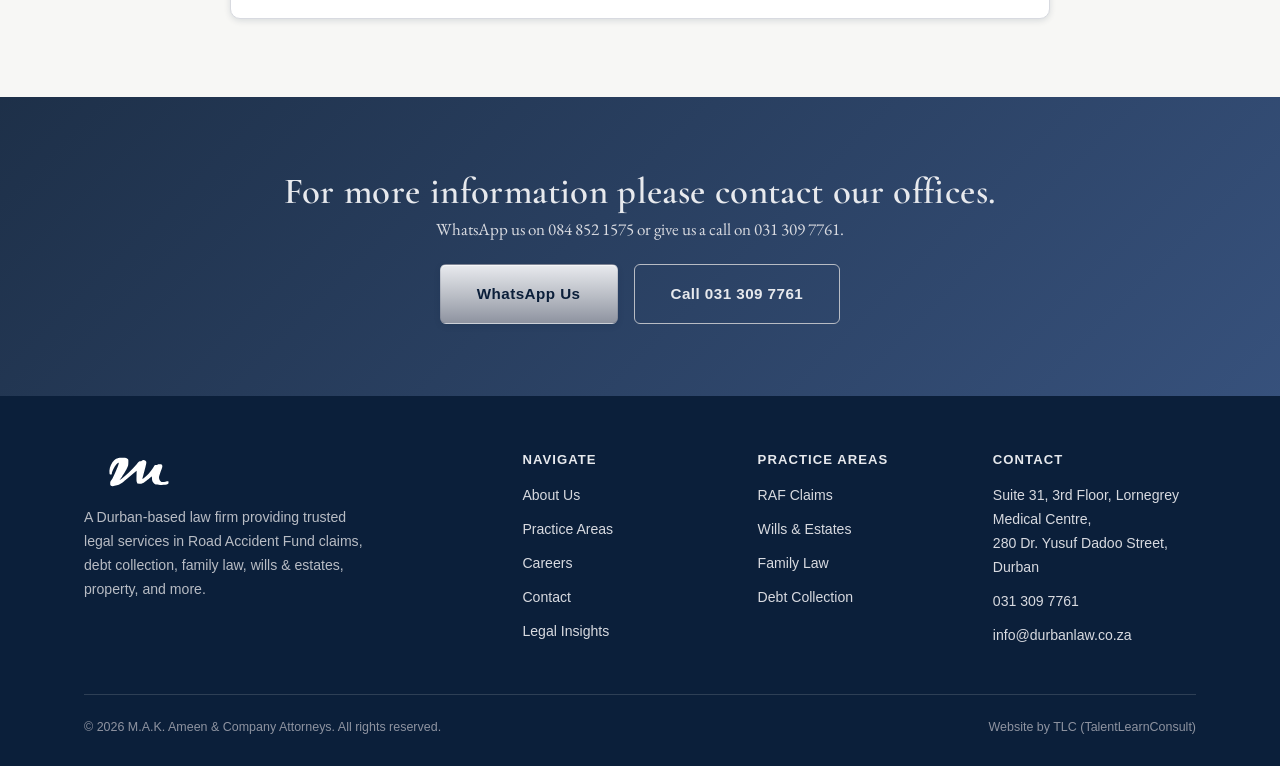
<file: prasa-claims.html>
<!doctype html>
<html lang="en">
<head>
<meta charset="UTF-8">
<meta name="viewport" content="width=device-width, initial-scale=1.0">
<title>PRASA Claims | M.A.K. Ameen &amp; Company Attorneys</title>
<meta name="description" content="Claims against the Passenger Rail Agency of South Africa (PRASA) — no fees unless we win.">
<link rel="icon" href="assets/img/logo-mark.png">
<link href="https://fonts.googleapis.com/css2?family=Cormorant+Garamond:wght@500;600;700&family=EB+Garamond:ital,wght@0,400;0,500;1,400&display=swap" rel="stylesheet">
<link rel="stylesheet" href="css/style.css">
<script type="application/ld+json">
{
  "@context": "https://schema.org",
  "@type": "FAQPage",
  "mainEntity": [
    {
      "@type": "Question",
      "name": "I was injured or assaulted on a train or platform — can I claim against PRASA?",
      "acceptedAnswer": {
        "@type": "Answer",
        "text": "Potentially, yes. PRASA, as the operator of South Africa's rail network, owes passengers a duty of care, and the courts have confirmed that failures such as poor security or faulty doors can found a valid claim for compensation."
      }
    },
    {
      "@type": "Question",
      "name": "Is there a strict deadline to claim against PRASA?",
      "acceptedAnswer": {
        "@type": "Answer",
        "text": "Yes — because PRASA is an organ of state, you generally need to give formal written notice of your intention to claim within six months of the incident, and specific procedural rules apply. Missing this window can sometimes still be fixed through a court application, but it's far safer to contact us as soon as possible after the incident."
      }
    }
  ]
}
</script>
<link rel="canonical" href="https://durbanlaw.co.za/prasa-claims.html">
<meta name="theme-color" content="#0B1F3A">
<meta property="og:type" content="website">
<meta property="og:site_name" content="M.A.K. Ameen &amp; Company Attorneys">
<meta property="og:title" content="PRASA Claims | M.A.K. Ameen & Company Attorneys">
<meta property="og:description" content="Claims against the Passenger Rail Agency of South Africa (PRASA) — no fees unless we win.">
<meta property="og:url" content="https://durbanlaw.co.za/prasa-claims.html">
<meta property="og:image" content="https://durbanlaw.co.za/assets/img/consultation-client.jpg">
<meta name="twitter:card" content="summary_large_image">
<meta name="twitter:title" content="PRASA Claims | M.A.K. Ameen & Company Attorneys">
<meta name="twitter:description" content="Claims against the Passenger Rail Agency of South Africa (PRASA) — no fees unless we win.">
<meta name="twitter:image" content="https://durbanlaw.co.za/assets/img/consultation-client.jpg">
<script type="application/ld+json">
{
  "@context": "https://schema.org",
  "@type": "Attorney",
  "name": "M.A.K. Ameen & Company Attorneys",
  "image": "https://durbanlaw.co.za/assets/img/consultation-client.jpg",
  "url": "https://durbanlaw.co.za/",
  "telephone": "+27313097761",
  "email": "info@durbanlaw.co.za",
  "address": {
    "@type": "PostalAddress",
    "streetAddress": "Suite 31, 3rd Floor, Lornegrey Medical Centre, 280 Dr. Yusuf Dadoo Street",
    "addressLocality": "Durban",
    "addressRegion": "KwaZulu-Natal",
    "addressCountry": "ZA"
  },
  "areaServed": "Durban, South Africa",
  "founder": {
    "@type": "Person",
    "name": "Mahommed Abdool Kader Ameen"
  },
  "foundingDate": "2003"
}
</script>
<script type="application/ld+json">
{
  "@context": "https://schema.org",
  "@type": "BreadcrumbList",
  "itemListElement": [
    {
      "@type": "ListItem",
      "position": 1,
      "name": "Home",
      "item": "https://durbanlaw.co.za/index.html"
    },
    {
      "@type": "ListItem",
      "position": 2,
      "name": "Practice Areas",
      "item": "https://durbanlaw.co.za/practice-areas.html"
    },
    {
      "@type": "ListItem",
      "position": 3,
      "name": "PRASA Claims",
      "item": "https://durbanlaw.co.za/prasa-claims.html"
    }
  ]
}
</script>
</head>
<body>

<header class="site-header">
  <div class="nav-wrap">
    <a href="index.html" class="brand">
      <img src="assets/img/logo-light.svg" alt="M.A.K. Ameen and Company Attorneys logo">
      <span class="brand-text">M.A.K. Ameen &amp; Co.<small>Attorneys at Law</small></span>
    </a>
    <button class="nav-toggle" aria-label="Toggle navigation">&#9776;</button>
    <nav class="main-nav">
      <a href="index.html">Home</a>
      <a href="about.html">About Us</a>
      <a href="practice-areas.html" class="active">Practice Areas</a>
      <a href="careers.html">Careers</a>
      <a href="contact.html">Contact</a>
      <a href="legal-insights.html">Legal Insights</a>
      <a href="contact.html" class="btn btn-silver nav-cta">Get In Touch</a>
    </nav>
  </div>
</header>

<section class="practice-hero">
  <div class="container">
    <div class="breadcrumb"><a href="index.html">Home</a> / <a href="practice-areas.html">Practice Areas</a> / PRASA Claims</div>
    <span class="pill" style="background:rgba(255,255,255,0.18); color:#fff;">What We Do</span>
    <h1>PRASA Claims</h1>
  </div>
</section>

<section class="practice-body">
  <div class="container grid grid-2" style="max-width:1040px; align-items:start; gap:44px;">
    <div>
    <p class="lede">If you were injured or lost a breadwinner in a train accident in South Africa, you may have a claim against the Passenger Rail Agency of South Africa (PRASA).</p>
    <p>Most trains in South Africa are operated by PRASA. As a passenger on a train, PRASA has a duty of care towards you. As such, you may have a claim against them if they breached this duty of care.</p>
    <p>As with claims against the Road Accident Fund, you will be able to claim damages for your injury, as well as medical expenses and loss of earnings if applicable. In the case of a deceased breadwinner, you will be able to claim loss of support and funeral expenses.</p>
    <p>When claiming against PRASA with M.A.K. Ameen and Company you will not have to pay in any fees*. We operate using a contingency fee agreement. This means that if your claim against PRASA is not successful, you will not pay a cent. If it is successful our fees shall be 25% of the total claim.</p>
    <p>Please note there are time limits in lodging claims! You must lodge your claim within 3 years from the date of your accident!</p>
    <p style="font-size:0.85rem; font-style:italic;">*Ts&amp;Cs Apply.</p>
  </div>
    <div>
      <img src="assets/img/practice-detail/prasa-claims-hero.jpg" alt="Law books and the scales of justice on a desk" style="width:100%; border-radius:var(--radius-lg); box-shadow:var(--shadow-md); border:1px solid var(--silver-light); position:sticky; top:100px;">
    </div>
  </div>
</section>


<section style="padding:0; overflow:hidden;">
  <div style="width:100%; min-height:220px; background:linear-gradient(135deg, rgba(11,31,58,.60), rgba(28,58,107,.40)), url('https://images.unsplash.com/photo-1758518730384-be3d205838e8?fm=jpg&q=70&w=1800&auto=format&fit=crop') center/cover no-repeat; display:flex; align-items:center; justify-content:center; text-align:center; padding:50px 20px;">
    <p style="color:#F7F7F5; font-family:var(--font-heading); font-weight:600; font-size:1.35rem; max-width:640px; margin:0 auto;">Standing with commuters who deserve justice.</p>
  </div>
</section>
<section class="practice-body" style="padding-top:12px;">
  <div class="container">
    <div class="text-center" style="margin-bottom:30px;">
      <span class="eyebrow">Common Questions</span>
      <h2>Frequently Asked Questions</h2>
      <div class="divider"></div>
    </div>
    <div class="faq-list">
      <details class="faq-item">
        <summary>I was injured or assaulted on a train or platform &mdash; can I claim against PRASA?</summary>
        <p>Potentially, yes. PRASA, as the operator of South Africa's rail network, owes passengers a duty of care, and the courts have confirmed that failures such as poor security or faulty doors can found a valid claim for compensation.</p>
      </details>
      <details class="faq-item">
        <summary>Is there a strict deadline to claim against PRASA?</summary>
        <p>Yes &mdash; because PRASA is an organ of state, you generally need to give formal written notice of your intention to claim within six months of the incident, and specific procedural rules apply. Missing this window can sometimes still be fixed through a court application, but it's far safer to contact us as soon as possible after the incident.</p>
      </details>
    </div>
  </div>
</section>

<section class="band-navy" style="background: linear-gradient(135deg, rgba(11,31,58,.92), rgba(28,58,107,.88)), url('https://images.unsplash.com/photo-1761937841713-6b43e3f50efa?fm=jpg&q=70&w=1800&auto=format&fit=crop') center/cover no-repeat;">
  <div class="container text-center">
    <h2>For more information please contact our offices.</h2>
    <p>WhatsApp us on 084 852 1575 or give us a call on 031 309 7761.</p>
    <div class="hero-actions" style="justify-content:center; margin-top:20px;">
      <a href="https://wa.me/27848521575" class="btn btn-silver btn-lg">WhatsApp Us</a>
      <a href="tel:0313097761" class="btn btn-outline btn-lg">Call 031 309 7761</a>
    </div>
  </div>
</section>

<footer class="site-footer">
  <div class="container">
    <div class="footer-grid">
      <div class="footer-brand">
        <img src="assets/img/logo-light.svg" alt="M.A.K. Ameen and Company">
        <p>A Durban-based law firm providing trusted legal services in Road Accident Fund claims, debt collection, family law, wills &amp; estates, property, and more.</p>
      </div>
      <div>
        <h4>Navigate</h4>
        <a href="about.html">About Us</a>
        <a href="practice-areas.html">Practice Areas</a>
        <a href="careers.html">Careers</a>
        <a href="contact.html">Contact</a>
        <a href="legal-insights.html">Legal Insights</a>
      </div>
      <div>
        <h4>Practice Areas</h4>
        <a href="raf-claims.html">RAF Claims</a>
        <a href="wills-estates.html">Wills &amp; Estates</a>
        <a href="family-law.html">Family Law</a>
        <a href="debt-collection.html">Debt Collection</a>
      </div>
      <div>
        <h4>Contact</h4>
        <p>Suite 31, 3rd Floor, Lornegrey Medical Centre,<br>280 Dr. Yusuf Dadoo Street, Durban</p>
        <a href="tel:0313097761">031 309 7761</a>
        <a href="mailto:info@durbanlaw.co.za">info@durbanlaw.co.za</a>
      </div>
    </div>
    <div class="footer-bottom">
      <span>&copy; 2026 M.A.K. Ameen &amp; Company Attorneys. All rights reserved.</span>
      <span>Website by TLC (TalentLearnConsult)</span>
    </div>
  </div>
</footer>

<script src="js/main.js"></script>
</body>
</html>
</file>
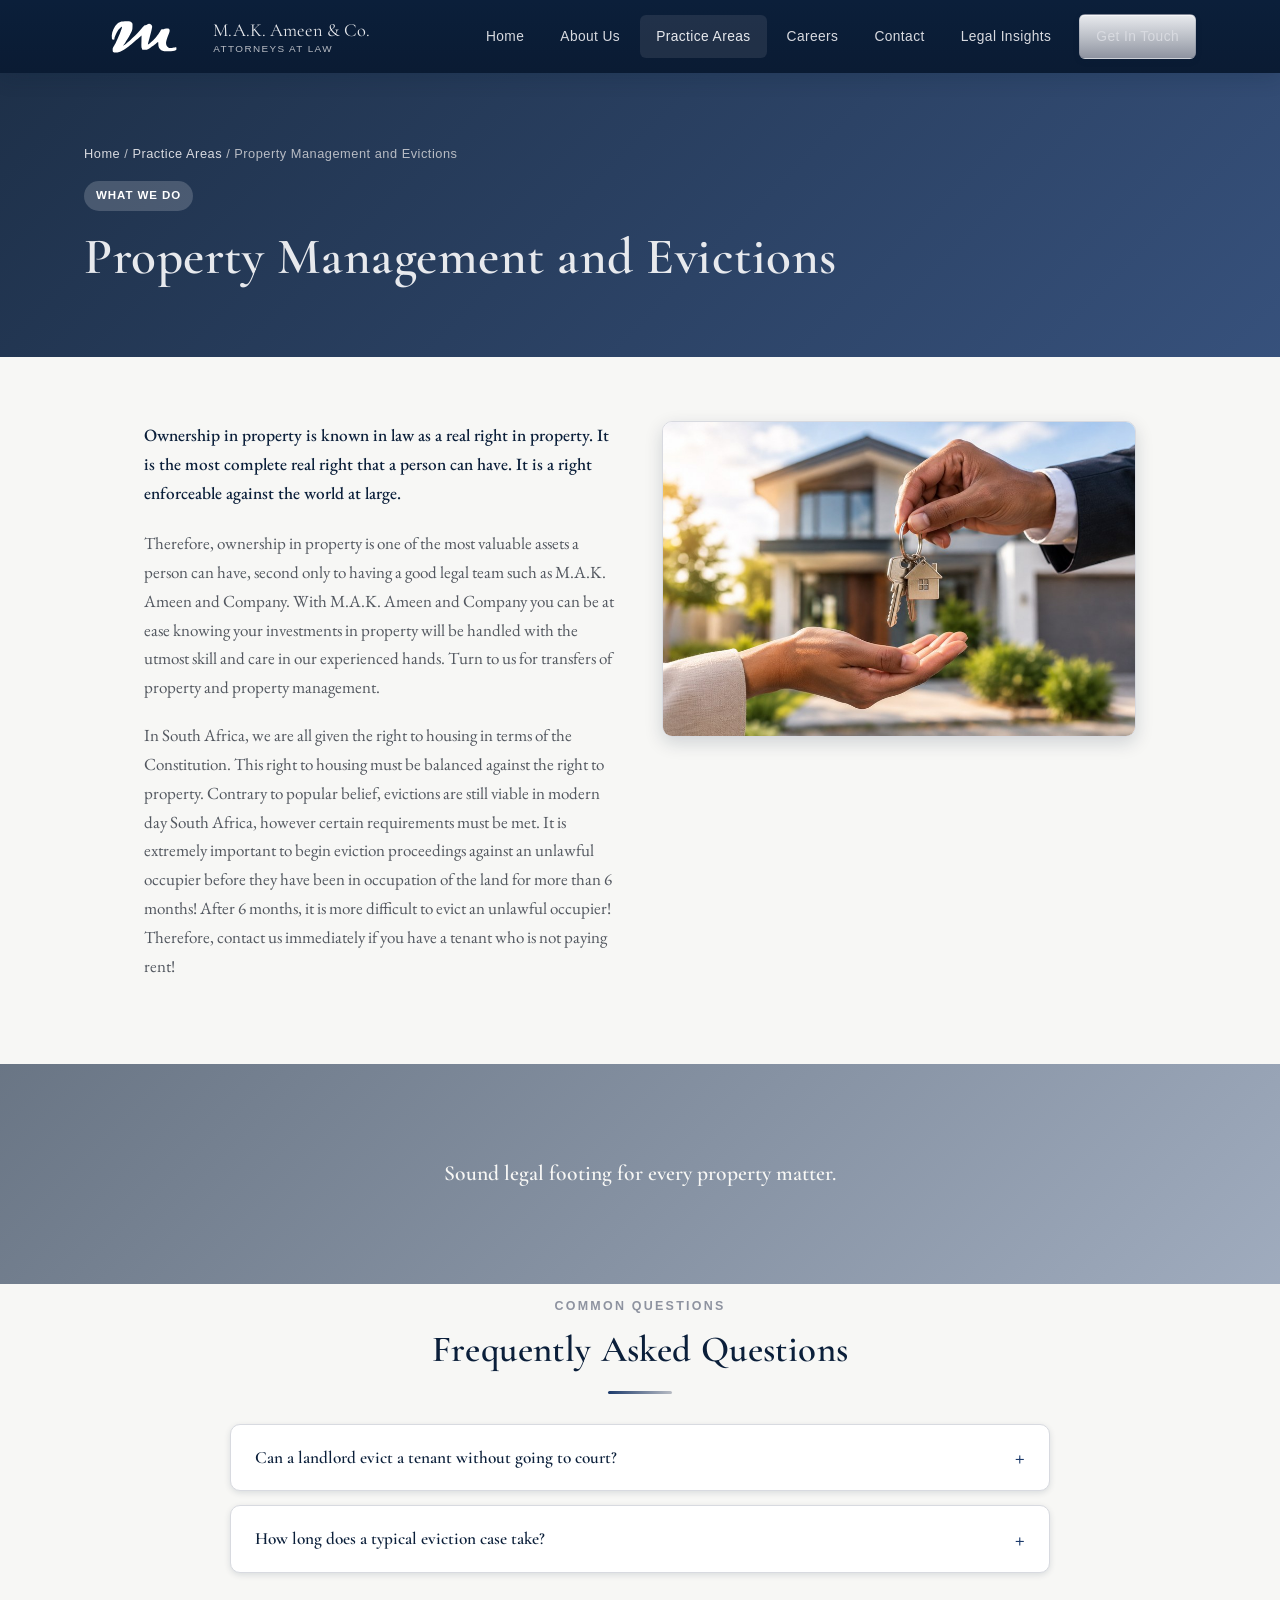
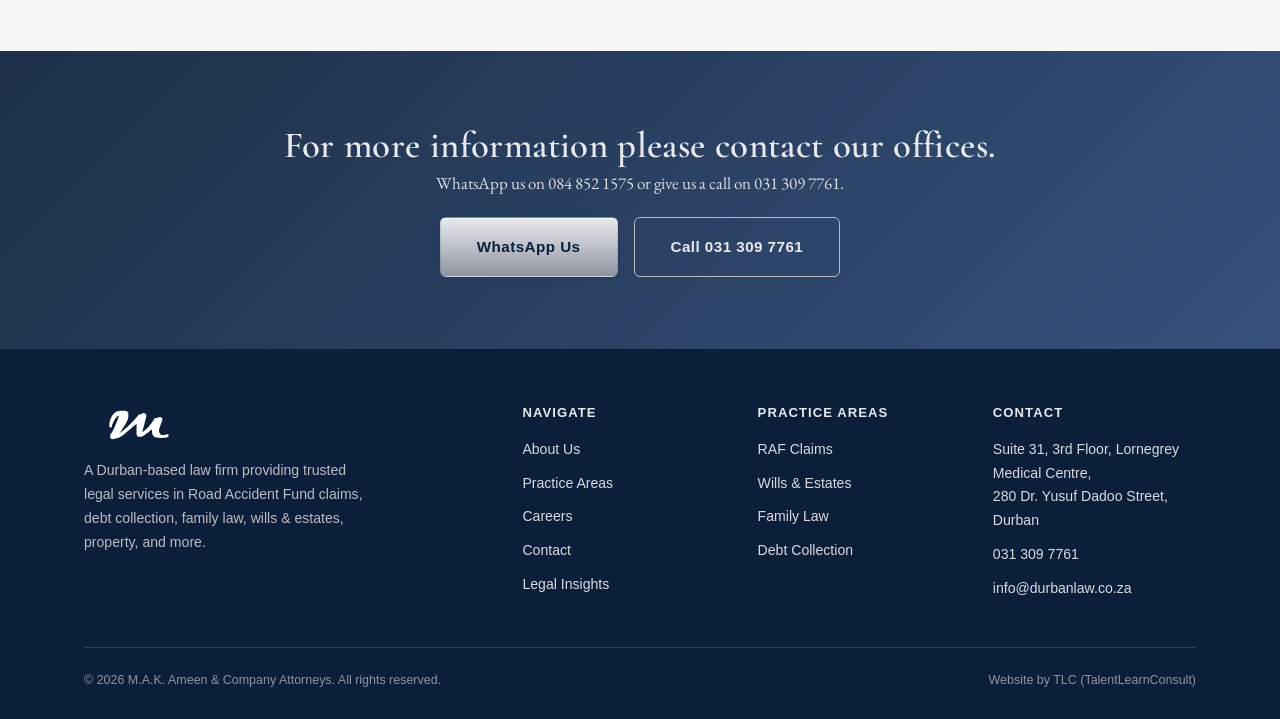
<file: property-evictions.html>
<!doctype html>
<html lang="en">
<head>
<meta charset="UTF-8">
<meta name="viewport" content="width=device-width, initial-scale=1.0">
<title>Property Management and Evictions | M.A.K. Ameen &amp; Company Attorneys</title>
<meta name="description" content="Property transfers, management and eviction proceedings in Durban.">
<link rel="icon" href="assets/img/logo-mark.png">
<link href="https://fonts.googleapis.com/css2?family=Cormorant+Garamond:wght@500;600;700&family=EB+Garamond:ital,wght@0,400;0,500;1,400&display=swap" rel="stylesheet">
<link rel="stylesheet" href="css/style.css">
<script type="application/ld+json">
{
  "@context": "https://schema.org",
  "@type": "FAQPage",
  "mainEntity": [
    {
      "@type": "Question",
      "name": "Can a landlord evict a tenant without going to court?",
      "acceptedAnswer": {
        "@type": "Answer",
        "text": "No. Under the PIE Act, no one may be evicted from a property without a court order, no matter what the lease says. Self-help measures like changing locks or cutting off electricity to force someone out are unlawful, even where the tenant is clearly in breach."
      }
    },
    {
      "@type": "Question",
      "name": "How long does a typical eviction case take?",
      "acceptedAnswer": {
        "@type": "Answer",
        "text": "An unopposed eviction can often be finalised in roughly three to six months, covering notice, the court application, and a hearing on what's “just and equitable.” Contested matters take longer. We handle the full process on your behalf, including instructing the sheriff once an order is granted."
      }
    }
  ]
}
</script>
<link rel="canonical" href="https://durbanlaw.co.za/property-evictions.html">
<meta name="theme-color" content="#0B1F3A">
<meta property="og:type" content="website">
<meta property="og:site_name" content="M.A.K. Ameen &amp; Company Attorneys">
<meta property="og:title" content="Property Management and Evictions | M.A.K. Ameen & Company Attorneys">
<meta property="og:description" content="Property transfers, management and eviction proceedings in Durban.">
<meta property="og:url" content="https://durbanlaw.co.za/property-evictions.html">
<meta property="og:image" content="https://durbanlaw.co.za/assets/img/consultation-client.jpg">
<meta name="twitter:card" content="summary_large_image">
<meta name="twitter:title" content="Property Management and Evictions | M.A.K. Ameen & Company Attorneys">
<meta name="twitter:description" content="Property transfers, management and eviction proceedings in Durban.">
<meta name="twitter:image" content="https://durbanlaw.co.za/assets/img/consultation-client.jpg">
<script type="application/ld+json">
{
  "@context": "https://schema.org",
  "@type": "Attorney",
  "name": "M.A.K. Ameen & Company Attorneys",
  "image": "https://durbanlaw.co.za/assets/img/consultation-client.jpg",
  "url": "https://durbanlaw.co.za/",
  "telephone": "+27313097761",
  "email": "info@durbanlaw.co.za",
  "address": {
    "@type": "PostalAddress",
    "streetAddress": "Suite 31, 3rd Floor, Lornegrey Medical Centre, 280 Dr. Yusuf Dadoo Street",
    "addressLocality": "Durban",
    "addressRegion": "KwaZulu-Natal",
    "addressCountry": "ZA"
  },
  "areaServed": "Durban, South Africa",
  "founder": {
    "@type": "Person",
    "name": "Mahommed Abdool Kader Ameen"
  },
  "foundingDate": "2003"
}
</script>
<script type="application/ld+json">
{
  "@context": "https://schema.org",
  "@type": "BreadcrumbList",
  "itemListElement": [
    {
      "@type": "ListItem",
      "position": 1,
      "name": "Home",
      "item": "https://durbanlaw.co.za/index.html"
    },
    {
      "@type": "ListItem",
      "position": 2,
      "name": "Practice Areas",
      "item": "https://durbanlaw.co.za/practice-areas.html"
    },
    {
      "@type": "ListItem",
      "position": 3,
      "name": "Property Management and Evictions",
      "item": "https://durbanlaw.co.za/property-evictions.html"
    }
  ]
}
</script>
</head>
<body>

<header class="site-header">
  <div class="nav-wrap">
    <a href="index.html" class="brand">
      <img src="assets/img/logo-light.svg" alt="M.A.K. Ameen and Company Attorneys logo">
      <span class="brand-text">M.A.K. Ameen &amp; Co.<small>Attorneys at Law</small></span>
    </a>
    <button class="nav-toggle" aria-label="Toggle navigation">&#9776;</button>
    <nav class="main-nav">
      <a href="index.html">Home</a>
      <a href="about.html">About Us</a>
      <a href="practice-areas.html" class="active">Practice Areas</a>
      <a href="careers.html">Careers</a>
      <a href="contact.html">Contact</a>
      <a href="legal-insights.html">Legal Insights</a>
      <a href="contact.html" class="btn btn-silver nav-cta">Get In Touch</a>
    </nav>
  </div>
</header>

<section class="practice-hero">
  <div class="container">
    <div class="breadcrumb"><a href="index.html">Home</a> / <a href="practice-areas.html">Practice Areas</a> / Property Management and Evictions</div>
    <span class="pill" style="background:rgba(255,255,255,0.18); color:#fff;">What We Do</span>
    <h1>Property Management and Evictions</h1>
  </div>
</section>

<section class="practice-body">
  <div class="container grid grid-2" style="max-width:1040px; align-items:start; gap:44px;">
    <div>
    <p class="lede">Ownership in property is known in law as a real right in property. It is the most complete real right that a person can have. It is a right enforceable against the world at large.</p>
    <p>Therefore, ownership in property is one of the most valuable assets a person can have, second only to having a good legal team such as M.A.K. Ameen and Company. With M.A.K. Ameen and Company you can be at ease knowing your investments in property will be handled with the utmost skill and care in our experienced hands. Turn to us for transfers of property and property management.</p>
    <p>In South Africa, we are all given the right to housing in terms of the Constitution. This right to housing must be balanced against the right to property. Contrary to popular belief, evictions are still viable in modern day South Africa, however certain requirements must be met. It is extremely important to begin eviction proceedings against an unlawful occupier before they have been in occupation of the land for more than 6 months! After 6 months, it is more difficult to evict an unlawful occupier! Therefore, contact us immediately if you have a tenant who is not paying rent!</p>
  </div>
    <div>
      <img src="assets/img/practice-detail/property-evictions-hero.jpg" alt="Handing over the keys to a new property" style="width:100%; border-radius:var(--radius-lg); box-shadow:var(--shadow-md); border:1px solid var(--silver-light); position:sticky; top:100px;">
    </div>
  </div>
</section>


<section style="padding:0; overflow:hidden;">
  <div style="width:100%; min-height:220px; background:linear-gradient(135deg, rgba(11,31,58,.60), rgba(28,58,107,.40)), url('https://images.unsplash.com/photo-1758518730083-4c12527b6742?fm=jpg&q=70&w=1800&auto=format&fit=crop') center/cover no-repeat; display:flex; align-items:center; justify-content:center; text-align:center; padding:50px 20px;">
    <p style="color:#F7F7F5; font-family:var(--font-heading); font-weight:600; font-size:1.35rem; max-width:640px; margin:0 auto;">Sound legal footing for every property matter.</p>
  </div>
</section>
<section class="practice-body" style="padding-top:12px;">
  <div class="container">
    <div class="text-center" style="margin-bottom:30px;">
      <span class="eyebrow">Common Questions</span>
      <h2>Frequently Asked Questions</h2>
      <div class="divider"></div>
    </div>
    <div class="faq-list">
      <details class="faq-item">
        <summary>Can a landlord evict a tenant without going to court?</summary>
        <p>No. Under the PIE Act, no one may be evicted from a property without a court order, no matter what the lease says. Self-help measures like changing locks or cutting off electricity to force someone out are unlawful, even where the tenant is clearly in breach.</p>
      </details>
      <details class="faq-item">
        <summary>How long does a typical eviction case take?</summary>
        <p>An unopposed eviction can often be finalised in roughly three to six months, covering notice, the court application, and a hearing on what's &ldquo;just and equitable.&rdquo; Contested matters take longer. We handle the full process on your behalf, including instructing the sheriff once an order is granted.</p>
      </details>
    </div>
  </div>
</section>

<section class="band-navy" style="background: linear-gradient(135deg, rgba(11,31,58,.92), rgba(28,58,107,.88)), url('https://images.unsplash.com/photo-1761937841713-6b43e3f50efa?fm=jpg&q=70&w=1800&auto=format&fit=crop') center/cover no-repeat;">
  <div class="container text-center">
    <h2>For more information please contact our offices.</h2>
    <p>WhatsApp us on 084 852 1575 or give us a call on 031 309 7761.</p>
    <div class="hero-actions" style="justify-content:center; margin-top:20px;">
      <a href="https://wa.me/27848521575" class="btn btn-silver btn-lg">WhatsApp Us</a>
      <a href="tel:0313097761" class="btn btn-outline btn-lg">Call 031 309 7761</a>
    </div>
  </div>
</section>

<footer class="site-footer">
  <div class="container">
    <div class="footer-grid">
      <div class="footer-brand">
        <img src="assets/img/logo-light.svg" alt="M.A.K. Ameen and Company">
        <p>A Durban-based law firm providing trusted legal services in Road Accident Fund claims, debt collection, family law, wills &amp; estates, property, and more.</p>
      </div>
      <div>
        <h4>Navigate</h4>
        <a href="about.html">About Us</a>
        <a href="practice-areas.html">Practice Areas</a>
        <a href="careers.html">Careers</a>
        <a href="contact.html">Contact</a>
        <a href="legal-insights.html">Legal Insights</a>
      </div>
      <div>
        <h4>Practice Areas</h4>
        <a href="raf-claims.html">RAF Claims</a>
        <a href="wills-estates.html">Wills &amp; Estates</a>
        <a href="family-law.html">Family Law</a>
        <a href="debt-collection.html">Debt Collection</a>
      </div>
      <div>
        <h4>Contact</h4>
        <p>Suite 31, 3rd Floor, Lornegrey Medical Centre,<br>280 Dr. Yusuf Dadoo Street, Durban</p>
        <a href="tel:0313097761">031 309 7761</a>
        <a href="mailto:info@durbanlaw.co.za">info@durbanlaw.co.za</a>
      </div>
    </div>
    <div class="footer-bottom">
      <span>&copy; 2026 M.A.K. Ameen &amp; Company Attorneys. All rights reserved.</span>
      <span>Website by TLC (TalentLearnConsult)</span>
    </div>
  </div>
</footer>

<script src="js/main.js"></script>
</body>
</html>
</file>
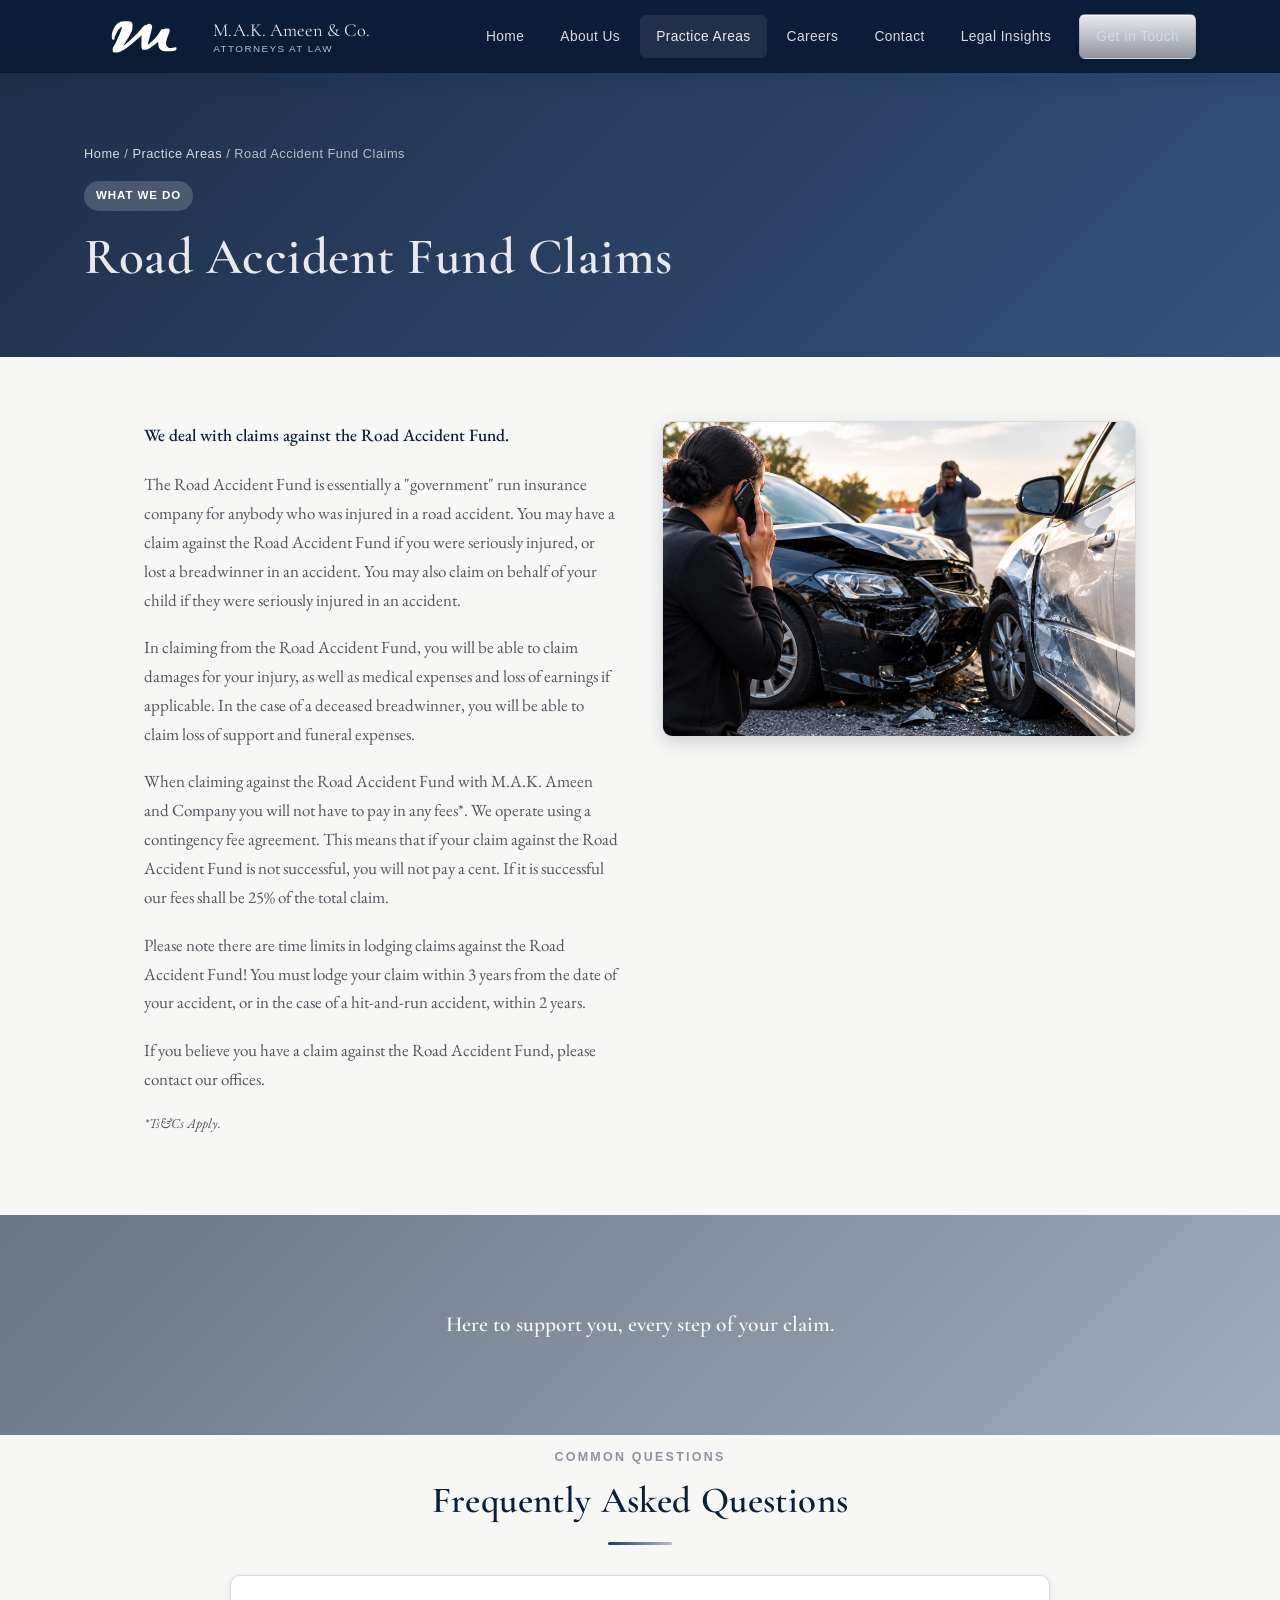
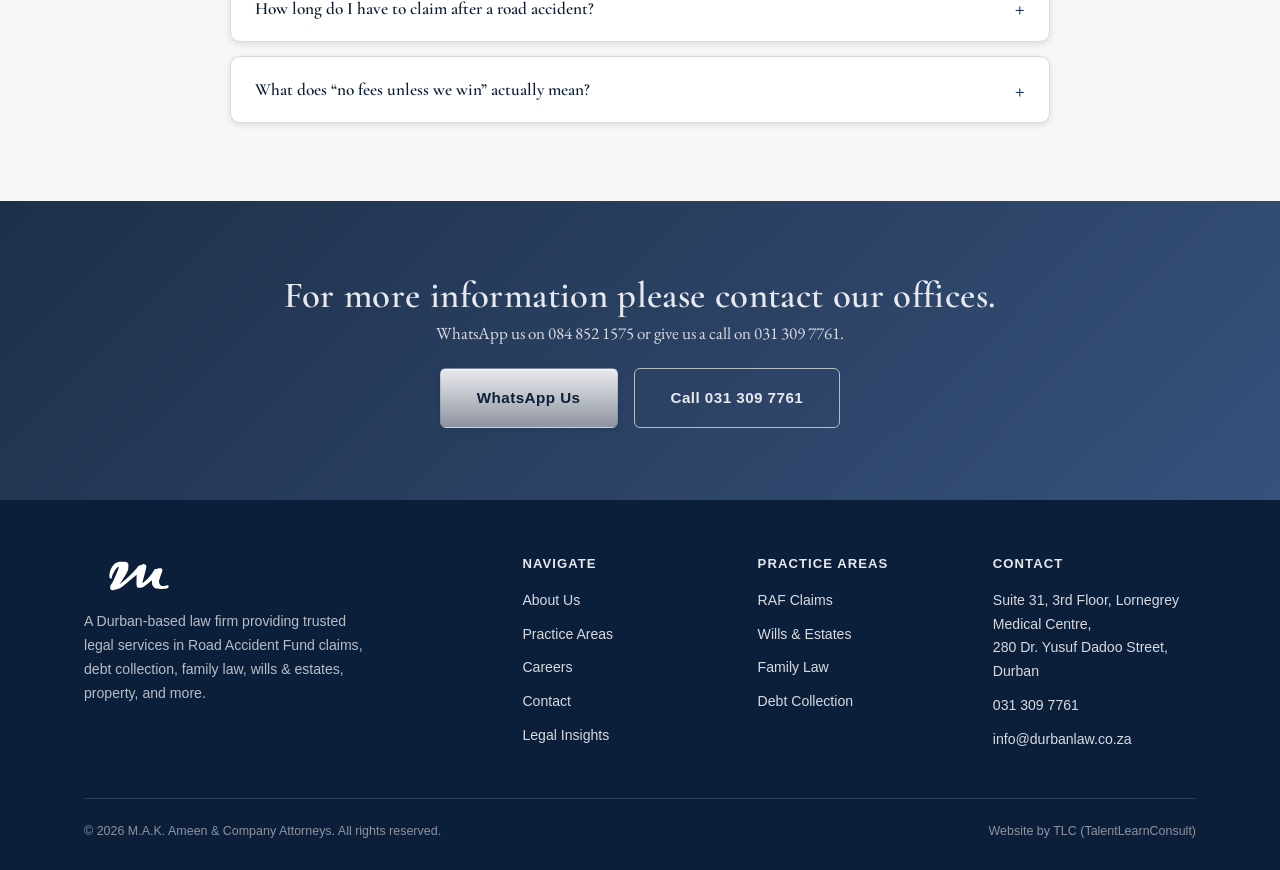
<file: raf-claims.html>
<!doctype html>
<html lang="en">
<head>
<meta charset="UTF-8">
<meta name="viewport" content="width=device-width, initial-scale=1.0">
<title>Road Accident Fund Claims | M.A.K. Ameen &amp; Company Attorneys</title>
<meta name="description" content="RAF claims in Durban — no fees unless we win. Contact M.A.K. Ameen and Company.">
<link rel="icon" href="assets/img/logo-mark.png">
<link href="https://fonts.googleapis.com/css2?family=Cormorant+Garamond:wght@500;600;700&family=EB+Garamond:ital,wght@0,400;0,500;1,400&display=swap" rel="stylesheet">
<link rel="stylesheet" href="css/style.css">
<script type="application/ld+json">
{
  "@context": "https://schema.org",
  "@type": "FAQPage",
  "mainEntity": [
    {
      "@type": "Question",
      "name": "How long do I have to claim after a road accident?",
      "acceptedAnswer": {
        "@type": "Answer",
        "text": "In most cases you have three years from the date of the accident to lodge a claim with the Road Accident Fund. If the driver who caused the accident can't be identified (a hit-and-run), that window is shortened to two years — though minors and people under curatorship aren't bound by the shorter limit. Because these deadlines are strict, it's best to get in touch as soon as possible after an accident so nothing is missed."
      }
    },
    {
      "@type": "Question",
      "name": "What does “no fees unless we win” actually mean?",
      "acceptedAnswer": {
        "@type": "Answer",
        "text": "It means we act for you on a contingency fee basis — you pay nothing upfront, and our fee (capped at 25% of what's recovered, as required by law) only comes out of a successful claim. If we don't win, you don't pay us for the RAF claim itself."
      }
    }
  ]
}
</script>
<link rel="canonical" href="https://durbanlaw.co.za/raf-claims.html">
<meta name="theme-color" content="#0B1F3A">
<meta property="og:type" content="website">
<meta property="og:site_name" content="M.A.K. Ameen &amp; Company Attorneys">
<meta property="og:title" content="Road Accident Fund Claims | M.A.K. Ameen & Company Attorneys">
<meta property="og:description" content="RAF claims in Durban — no fees unless we win. Contact M.A.K. Ameen and Company.">
<meta property="og:url" content="https://durbanlaw.co.za/raf-claims.html">
<meta property="og:image" content="https://durbanlaw.co.za/assets/img/consultation-client.jpg">
<meta name="twitter:card" content="summary_large_image">
<meta name="twitter:title" content="Road Accident Fund Claims | M.A.K. Ameen & Company Attorneys">
<meta name="twitter:description" content="RAF claims in Durban — no fees unless we win. Contact M.A.K. Ameen and Company.">
<meta name="twitter:image" content="https://durbanlaw.co.za/assets/img/consultation-client.jpg">
<script type="application/ld+json">
{
  "@context": "https://schema.org",
  "@type": "Attorney",
  "name": "M.A.K. Ameen & Company Attorneys",
  "image": "https://durbanlaw.co.za/assets/img/consultation-client.jpg",
  "url": "https://durbanlaw.co.za/",
  "telephone": "+27313097761",
  "email": "info@durbanlaw.co.za",
  "address": {
    "@type": "PostalAddress",
    "streetAddress": "Suite 31, 3rd Floor, Lornegrey Medical Centre, 280 Dr. Yusuf Dadoo Street",
    "addressLocality": "Durban",
    "addressRegion": "KwaZulu-Natal",
    "addressCountry": "ZA"
  },
  "areaServed": "Durban, South Africa",
  "founder": {
    "@type": "Person",
    "name": "Mahommed Abdool Kader Ameen"
  },
  "foundingDate": "2003"
}
</script>
<script type="application/ld+json">
{
  "@context": "https://schema.org",
  "@type": "BreadcrumbList",
  "itemListElement": [
    {
      "@type": "ListItem",
      "position": 1,
      "name": "Home",
      "item": "https://durbanlaw.co.za/index.html"
    },
    {
      "@type": "ListItem",
      "position": 2,
      "name": "Practice Areas",
      "item": "https://durbanlaw.co.za/practice-areas.html"
    },
    {
      "@type": "ListItem",
      "position": 3,
      "name": "Road Accident Fund Claims",
      "item": "https://durbanlaw.co.za/raf-claims.html"
    }
  ]
}
</script>
</head>
<body>

<header class="site-header">
  <div class="nav-wrap">
    <a href="index.html" class="brand">
      <img src="assets/img/logo-light.svg" alt="M.A.K. Ameen and Company Attorneys logo">
      <span class="brand-text">M.A.K. Ameen &amp; Co.<small>Attorneys at Law</small></span>
    </a>
    <button class="nav-toggle" aria-label="Toggle navigation">&#9776;</button>
    <nav class="main-nav">
      <a href="index.html">Home</a>
      <a href="about.html">About Us</a>
      <a href="practice-areas.html" class="active">Practice Areas</a>
      <a href="careers.html">Careers</a>
      <a href="contact.html">Contact</a>
      <a href="legal-insights.html">Legal Insights</a>
      <a href="contact.html" class="btn btn-silver nav-cta">Get In Touch</a>
    </nav>
  </div>
</header>

<section class="practice-hero">
  <div class="container">
    <div class="breadcrumb"><a href="index.html">Home</a> / <a href="practice-areas.html">Practice Areas</a> / Road Accident Fund Claims</div>
    <span class="pill" style="background:rgba(255,255,255,0.18); color:#fff;">What We Do</span>
    <h1>Road Accident Fund Claims</h1>
  </div>
</section>

<section class="practice-body">
  <div class="container grid grid-2" style="max-width:1040px; align-items:start; gap:44px;">
    <div>
    <p class="lede">We deal with claims against the Road Accident Fund.</p>
    <p>The Road Accident Fund is essentially a "government" run insurance company for anybody who was injured in a road accident. You may have a claim against the Road Accident Fund if you were seriously injured, or lost a breadwinner in an accident. You may also claim on behalf of your child if they were seriously injured in an accident.</p>
    <p>In claiming from the Road Accident Fund, you will be able to claim damages for your injury, as well as medical expenses and loss of earnings if applicable. In the case of a deceased breadwinner, you will be able to claim loss of support and funeral expenses.</p>
    <p>When claiming against the Road Accident Fund with M.A.K. Ameen and Company you will not have to pay in any fees*. We operate using a contingency fee agreement. This means that if your claim against the Road Accident Fund is not successful, you will not pay a cent. If it is successful our fees shall be 25% of the total claim.</p>
    <p>Please note there are time limits in lodging claims against the Road Accident Fund! You must lodge your claim within 3 years from the date of your accident, or in the case of a hit-and-run accident, within 2 years.</p>
    <p>If you believe you have a claim against the Road Accident Fund, please contact our offices.</p>
    <p style="font-size:0.85rem; font-style:italic;">*Ts&amp;Cs Apply.</p>
  </div>
    <div>
      <img src="assets/img/practice-detail/raf-claims-hero.jpg" alt="Scene of a road accident, with a driver calling for assistance" style="width:100%; border-radius:var(--radius-lg); box-shadow:var(--shadow-md); border:1px solid var(--silver-light); position:sticky; top:100px;">
    </div>
  </div>
</section>


<section style="padding:0; overflow:hidden;">
  <div style="width:100%; min-height:220px; background:linear-gradient(135deg, rgba(11,31,58,.60), rgba(28,58,107,.40)), url('https://images.unsplash.com/photo-1758518730384-be3d205838e8?fm=jpg&q=70&w=1800&auto=format&fit=crop') center/cover no-repeat; display:flex; align-items:center; justify-content:center; text-align:center; padding:50px 20px;">
    <p style="color:#F7F7F5; font-family:var(--font-heading); font-weight:600; font-size:1.35rem; max-width:640px; margin:0 auto;">Here to support you, every step of your claim.</p>
  </div>
</section>
<section class="practice-body" style="padding-top:12px;">
  <div class="container">
    <div class="text-center" style="margin-bottom:30px;">
      <span class="eyebrow">Common Questions</span>
      <h2>Frequently Asked Questions</h2>
      <div class="divider"></div>
    </div>
    <div class="faq-list">
      <details class="faq-item">
        <summary>How long do I have to claim after a road accident?</summary>
        <p>In most cases you have three years from the date of the accident to lodge a claim with the Road Accident Fund. If the driver who caused the accident can't be identified (a hit-and-run), that window is shortened to two years &mdash; though minors and people under curatorship aren't bound by the shorter limit. Because these deadlines are strict, it's best to get in touch as soon as possible after an accident so nothing is missed.</p>
      </details>
      <details class="faq-item">
        <summary>What does &ldquo;no fees unless we win&rdquo; actually mean?</summary>
        <p>It means we act for you on a contingency fee basis &mdash; you pay nothing upfront, and our fee (capped at 25% of what's recovered, as required by law) only comes out of a successful claim. If we don't win, you don't pay us for the RAF claim itself.</p>
      </details>
    </div>
  </div>
</section>

<section class="band-navy" style="background: linear-gradient(135deg, rgba(11,31,58,.92), rgba(28,58,107,.88)), url('https://images.unsplash.com/photo-1761937841713-6b43e3f50efa?fm=jpg&q=70&w=1800&auto=format&fit=crop') center/cover no-repeat;">
  <div class="container text-center">
    <h2>For more information please contact our offices.</h2>
    <p>WhatsApp us on 084 852 1575 or give us a call on 031 309 7761.</p>
    <div class="hero-actions" style="justify-content:center; margin-top:20px;">
      <a href="https://wa.me/27848521575" class="btn btn-silver btn-lg">WhatsApp Us</a>
      <a href="tel:0313097761" class="btn btn-outline btn-lg">Call 031 309 7761</a>
    </div>
  </div>
</section>

<footer class="site-footer">
  <div class="container">
    <div class="footer-grid">
      <div class="footer-brand">
        <img src="assets/img/logo-light.svg" alt="M.A.K. Ameen and Company">
        <p>A Durban-based law firm providing trusted legal services in Road Accident Fund claims, debt collection, family law, wills &amp; estates, property, and more.</p>
      </div>
      <div>
        <h4>Navigate</h4>
        <a href="about.html">About Us</a>
        <a href="practice-areas.html">Practice Areas</a>
        <a href="careers.html">Careers</a>
        <a href="contact.html">Contact</a>
        <a href="legal-insights.html">Legal Insights</a>
      </div>
      <div>
        <h4>Practice Areas</h4>
        <a href="raf-claims.html">RAF Claims</a>
        <a href="wills-estates.html">Wills &amp; Estates</a>
        <a href="family-law.html">Family Law</a>
        <a href="debt-collection.html">Debt Collection</a>
      </div>
      <div>
        <h4>Contact</h4>
        <p>Suite 31, 3rd Floor, Lornegrey Medical Centre,<br>280 Dr. Yusuf Dadoo Street, Durban</p>
        <a href="tel:0313097761">031 309 7761</a>
        <a href="mailto:info@durbanlaw.co.za">info@durbanlaw.co.za</a>
      </div>
    </div>
    <div class="footer-bottom">
      <span>&copy; 2026 M.A.K. Ameen &amp; Company Attorneys. All rights reserved.</span>
      <span>Website by TLC (TalentLearnConsult)</span>
    </div>
  </div>
</footer>

<script src="js/main.js"></script>
</body>
</html>
</file>
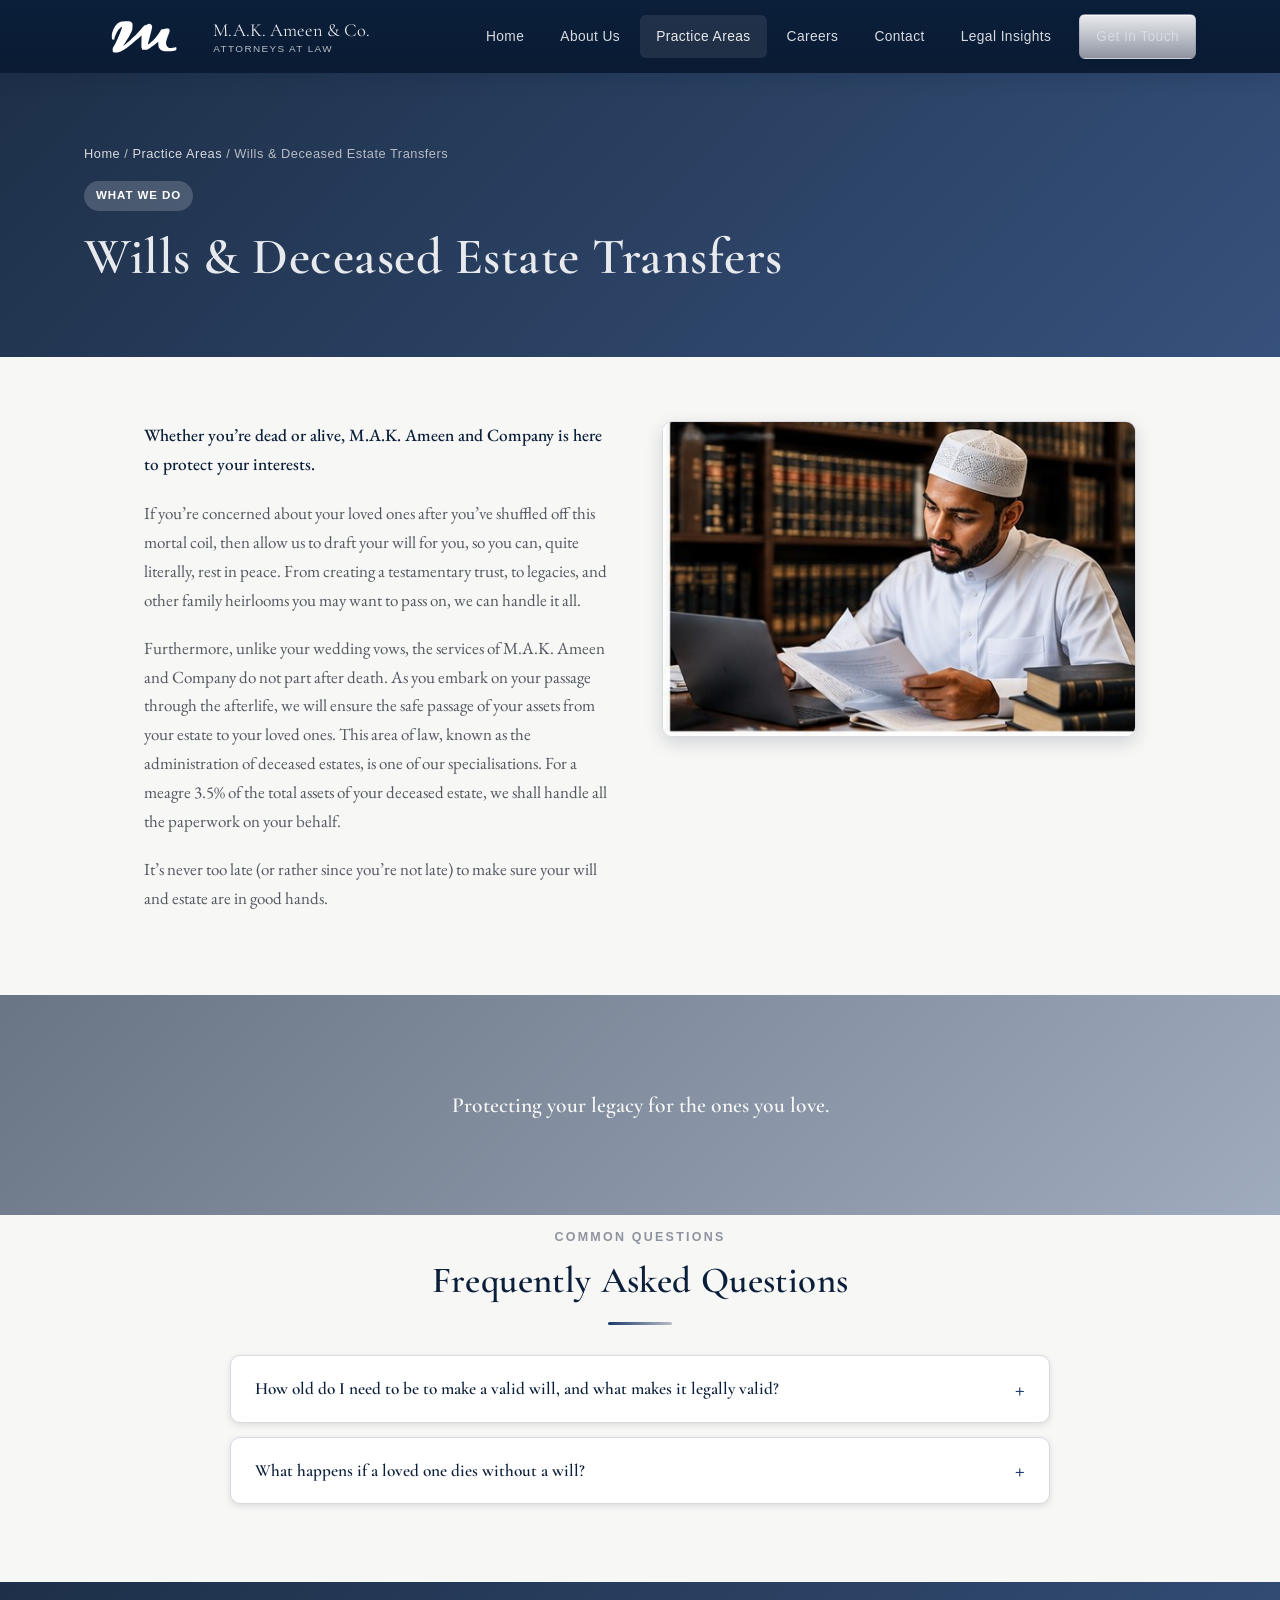
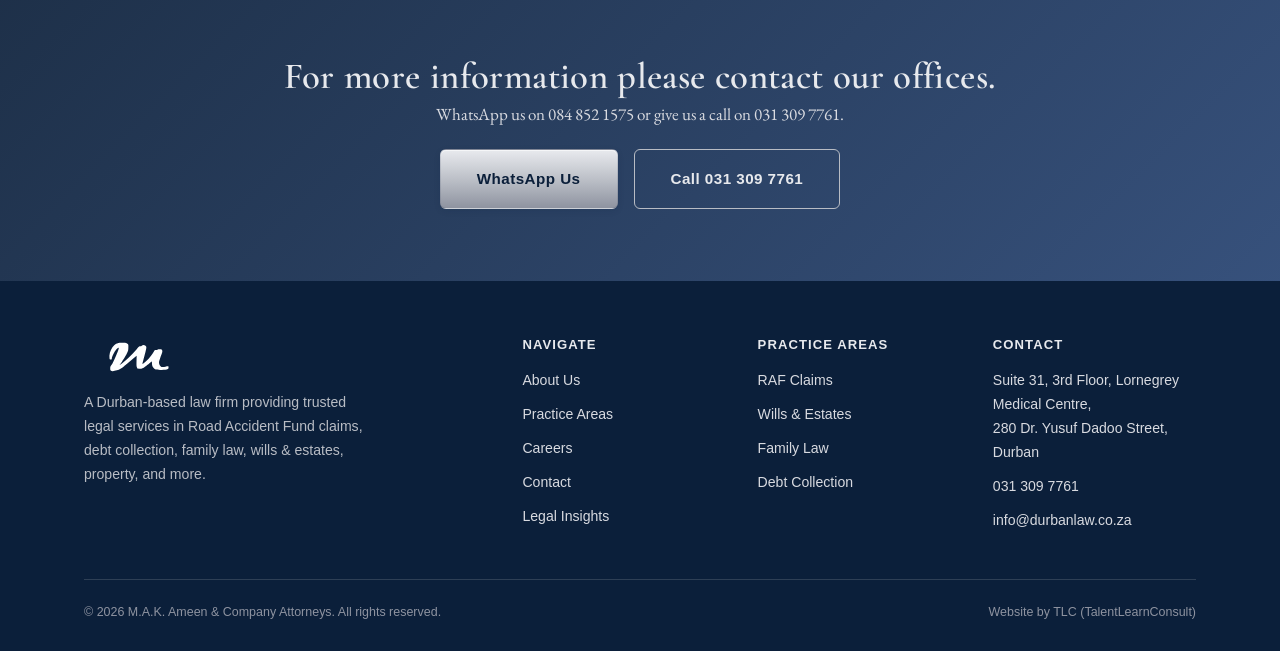
<file: wills-estates.html>
<!doctype html>
<html lang="en">
<head>
<meta charset="UTF-8">
<meta name="viewport" content="width=device-width, initial-scale=1.0">
<title>Wills & Deceased Estate Transfers | M.A.K. Ameen &amp; Company Attorneys</title>
<meta name="description" content="Will drafting and deceased estate administration in Durban with M.A.K. Ameen and Company.">
<link rel="icon" href="assets/img/logo-mark.png">
<link href="https://fonts.googleapis.com/css2?family=Cormorant+Garamond:wght@500;600;700&family=EB+Garamond:ital,wght@0,400;0,500;1,400&display=swap" rel="stylesheet">
<link rel="stylesheet" href="css/style.css">
<script type="application/ld+json">
{
  "@context": "https://schema.org",
  "@type": "FAQPage",
  "mainEntity": [
    {
      "@type": "Question",
      "name": "How old do I need to be to make a valid will, and what makes it legally valid?",
      "acceptedAnswer": {
        "@type": "Answer",
        "text": "You need to be at least 16 years old. To be valid, a will must be in writing, signed by you on every page, and witnessed by two people over the age of 14 who sign it together with you. Getting these formalities right matters — a will that doesn't meet them can be challenged or set aside."
      }
    },
    {
      "@type": "Question",
      "name": "What happens if a loved one dies without a will?",
      "acceptedAnswer": {
        "@type": "Answer",
        "text": "Their estate is divided according to the Intestate Succession Act rather than their own wishes. A surviving spouse receives the greater of R250,000 or a child's share, with the remainder split among children; if there are no children, it passes to parents and then siblings. Importantly, an unmarried life partner has no automatic right to inherit without a valid will — one of the most common and painful surprises families face."
      }
    }
  ]
}
</script>
<link rel="canonical" href="https://durbanlaw.co.za/wills-estates.html">
<meta name="theme-color" content="#0B1F3A">
<meta property="og:type" content="website">
<meta property="og:site_name" content="M.A.K. Ameen &amp; Company Attorneys">
<meta property="og:title" content="Wills & Deceased Estate Transfers | M.A.K. Ameen & Company Attorneys">
<meta property="og:description" content="Will drafting and deceased estate administration in Durban with M.A.K. Ameen and Company.">
<meta property="og:url" content="https://durbanlaw.co.za/wills-estates.html">
<meta property="og:image" content="https://durbanlaw.co.za/assets/img/consultation-client.jpg">
<meta name="twitter:card" content="summary_large_image">
<meta name="twitter:title" content="Wills & Deceased Estate Transfers | M.A.K. Ameen & Company Attorneys">
<meta name="twitter:description" content="Will drafting and deceased estate administration in Durban with M.A.K. Ameen and Company.">
<meta name="twitter:image" content="https://durbanlaw.co.za/assets/img/consultation-client.jpg">
<script type="application/ld+json">
{
  "@context": "https://schema.org",
  "@type": "Attorney",
  "name": "M.A.K. Ameen & Company Attorneys",
  "image": "https://durbanlaw.co.za/assets/img/consultation-client.jpg",
  "url": "https://durbanlaw.co.za/",
  "telephone": "+27313097761",
  "email": "info@durbanlaw.co.za",
  "address": {
    "@type": "PostalAddress",
    "streetAddress": "Suite 31, 3rd Floor, Lornegrey Medical Centre, 280 Dr. Yusuf Dadoo Street",
    "addressLocality": "Durban",
    "addressRegion": "KwaZulu-Natal",
    "addressCountry": "ZA"
  },
  "areaServed": "Durban, South Africa",
  "founder": {
    "@type": "Person",
    "name": "Mahommed Abdool Kader Ameen"
  },
  "foundingDate": "2003"
}
</script>
<script type="application/ld+json">
{
  "@context": "https://schema.org",
  "@type": "BreadcrumbList",
  "itemListElement": [
    {
      "@type": "ListItem",
      "position": 1,
      "name": "Home",
      "item": "https://durbanlaw.co.za/index.html"
    },
    {
      "@type": "ListItem",
      "position": 2,
      "name": "Practice Areas",
      "item": "https://durbanlaw.co.za/practice-areas.html"
    },
    {
      "@type": "ListItem",
      "position": 3,
      "name": "Wills & Deceased Estate Transfers",
      "item": "https://durbanlaw.co.za/wills-estates.html"
    }
  ]
}
</script>
</head>
<body>

<header class="site-header">
  <div class="nav-wrap">
    <a href="index.html" class="brand">
      <img src="assets/img/logo-light.svg" alt="M.A.K. Ameen and Company Attorneys logo">
      <span class="brand-text">M.A.K. Ameen &amp; Co.<small>Attorneys at Law</small></span>
    </a>
    <button class="nav-toggle" aria-label="Toggle navigation">&#9776;</button>
    <nav class="main-nav">
      <a href="index.html">Home</a>
      <a href="about.html">About Us</a>
      <a href="practice-areas.html" class="active">Practice Areas</a>
      <a href="careers.html">Careers</a>
      <a href="contact.html">Contact</a>
      <a href="legal-insights.html">Legal Insights</a>
      <a href="contact.html" class="btn btn-silver nav-cta">Get In Touch</a>
    </nav>
  </div>
</header>

<section class="practice-hero">
  <div class="container">
    <div class="breadcrumb"><a href="index.html">Home</a> / <a href="practice-areas.html">Practice Areas</a> / Wills &amp; Deceased Estate Transfers</div>
    <span class="pill" style="background:rgba(255,255,255,0.18); color:#fff;">What We Do</span>
    <h1>Wills &amp; Deceased Estate Transfers</h1>
  </div>
</section>

<section class="practice-body">
  <div class="container grid grid-2" style="max-width:1040px; align-items:start; gap:44px;">
    <div>
    <p class="lede">Whether you&rsquo;re dead or alive, M.A.K. Ameen and Company is here to protect your interests.</p>
    <p>If you&rsquo;re concerned about your loved ones after you&rsquo;ve shuffled off this mortal coil, then allow us to draft your will for you, so you can, quite literally, rest in peace. From creating a testamentary trust, to legacies, and other family heirlooms you may want to pass on, we can handle it all.</p>
    <p>Furthermore, unlike your wedding vows, the services of M.A.K. Ameen and Company do not part after death. As you embark on your passage through the afterlife, we will ensure the safe passage of your assets from your estate to your loved ones. This area of law, known as the administration of deceased estates, is one of our specialisations. For a meagre 3.5% of the total assets of your deceased estate, we shall handle all the paperwork on your behalf.</p>
    <p>It&rsquo;s never too late (or rather since you&rsquo;re not late) to make sure your will and estate are in good hands.</p>
  </div>
    <div>
      <img src="assets/img/practice-detail/wills-estates-hero.jpg" alt="Attorney reviewing a will and estate documents" style="width:100%; border-radius:var(--radius-lg); box-shadow:var(--shadow-md); border:1px solid var(--silver-light); position:sticky; top:100px;">
    </div>
  </div>
</section>


<section style="padding:0; overflow:hidden;">
  <div style="width:100%; min-height:220px; background:linear-gradient(135deg, rgba(11,31,58,.60), rgba(28,58,107,.40)), url('https://images.unsplash.com/photo-1758518730083-4c12527b6742?fm=jpg&q=70&w=1800&auto=format&fit=crop') center/cover no-repeat; display:flex; align-items:center; justify-content:center; text-align:center; padding:50px 20px;">
    <p style="color:#F7F7F5; font-family:var(--font-heading); font-weight:600; font-size:1.35rem; max-width:640px; margin:0 auto;">Protecting your legacy for the ones you love.</p>
  </div>
</section>
<section class="practice-body" style="padding-top:12px;">
  <div class="container">
    <div class="text-center" style="margin-bottom:30px;">
      <span class="eyebrow">Common Questions</span>
      <h2>Frequently Asked Questions</h2>
      <div class="divider"></div>
    </div>
    <div class="faq-list">
      <details class="faq-item">
        <summary>How old do I need to be to make a valid will, and what makes it legally valid?</summary>
        <p>You need to be at least 16 years old. To be valid, a will must be in writing, signed by you on every page, and witnessed by two people over the age of 14 who sign it together with you. Getting these formalities right matters &mdash; a will that doesn't meet them can be challenged or set aside.</p>
      </details>
      <details class="faq-item">
        <summary>What happens if a loved one dies without a will?</summary>
        <p>Their estate is divided according to the Intestate Succession Act rather than their own wishes. A surviving spouse receives the greater of R250,000 or a child's share, with the remainder split among children; if there are no children, it passes to parents and then siblings. Importantly, an unmarried life partner has no automatic right to inherit without a valid will &mdash; one of the most common and painful surprises families face.</p>
      </details>
    </div>
  </div>
</section>

<section class="band-navy" style="background: linear-gradient(135deg, rgba(11,31,58,.92), rgba(28,58,107,.88)), url('https://images.unsplash.com/photo-1761937841713-6b43e3f50efa?fm=jpg&q=70&w=1800&auto=format&fit=crop') center/cover no-repeat;">
  <div class="container text-center">
    <h2>For more information please contact our offices.</h2>
    <p>WhatsApp us on 084 852 1575 or give us a call on 031 309 7761.</p>
    <div class="hero-actions" style="justify-content:center; margin-top:20px;">
      <a href="https://wa.me/27848521575" class="btn btn-silver btn-lg">WhatsApp Us</a>
      <a href="tel:0313097761" class="btn btn-outline btn-lg">Call 031 309 7761</a>
    </div>
  </div>
</section>

<footer class="site-footer">
  <div class="container">
    <div class="footer-grid">
      <div class="footer-brand">
        <img src="assets/img/logo-light.svg" alt="M.A.K. Ameen and Company">
        <p>A Durban-based law firm providing trusted legal services in Road Accident Fund claims, debt collection, family law, wills &amp; estates, property, and more.</p>
      </div>
      <div>
        <h4>Navigate</h4>
        <a href="about.html">About Us</a>
        <a href="practice-areas.html">Practice Areas</a>
        <a href="careers.html">Careers</a>
        <a href="contact.html">Contact</a>
        <a href="legal-insights.html">Legal Insights</a>
      </div>
      <div>
        <h4>Practice Areas</h4>
        <a href="raf-claims.html">RAF Claims</a>
        <a href="wills-estates.html">Wills &amp; Estates</a>
        <a href="family-law.html">Family Law</a>
        <a href="debt-collection.html">Debt Collection</a>
      </div>
      <div>
        <h4>Contact</h4>
        <p>Suite 31, 3rd Floor, Lornegrey Medical Centre,<br>280 Dr. Yusuf Dadoo Street, Durban</p>
        <a href="tel:0313097761">031 309 7761</a>
        <a href="mailto:info@durbanlaw.co.za">info@durbanlaw.co.za</a>
      </div>
    </div>
    <div class="footer-bottom">
      <span>&copy; 2026 M.A.K. Ameen &amp; Company Attorneys. All rights reserved.</span>
      <span>Website by TLC (TalentLearnConsult)</span>
    </div>
  </div>
</footer>

<script src="js/main.js"></script>
</body>
</html>
</file>
<file: css/style.css>
/* =====================================================================
   M.A.K AMEEN & COMPANY ATTORNEYS — Site Stylesheet
   Palette: Deep Navy / Rich Navy-Blue / Silver / Warm Off-White / Charcoal
   Built for TLC (TalentLearnConsult) — DO NOT deploy without Dion's
   explicit written approval. GitHub is source of truth.
   ===================================================================== */

:root {
  --navy-deep:      #0B1F3A;   /* primary */
  --navy-rich:      #1C3A6B;   /* secondary */
  --navy-rich-light:#2A4C85;   /* gradient partner for buttons */
  --silver:         #B8BCC4;   /* accent */
  --silver-light:   #D8DAE0;   /* lighter accent / borders */
  --silver-pale:    #E7E9ED;   /* near-white silver for headings/text on navy */
  --silver-dark:    #8E93A0;   /* deeper accent for text-on-light */
  --off-white:      #F7F7F5;   /* body background */
  --white:          #FFFFFF;
  --charcoal:       #2B2B2B;   /* body text */
  --charcoal-soft:  #52575F;   /* secondary text */

  --shadow-sm: 0 2px 6px rgba(11, 31, 58, 0.12);
  --shadow-md: 0 6px 18px rgba(11, 31, 58, 0.16);
  --shadow-lg: 0 14px 34px rgba(11, 31, 58, 0.22);

  --radius: 6px;
  --radius-lg: 10px;

  --font-heading: 'Goudy Old Style', 'Cormorant Garamond', 'Adobe Caslon Pro', Georgia, 'Times New Roman', serif;
  --font-body: 'EB Garamond', 'Georgia', 'Times New Roman', serif;
  --font-ui: -apple-system, 'Segoe UI', Roboto, Helvetica, Arial, sans-serif;
}

/* ---------------------------------------------------------------------
   Base / reset
   --------------------------------------------------------------------- */
* { margin: 0; padding: 0; box-sizing: border-box; }

html { scroll-behavior: smooth; }

body {
  font-family: var(--font-body);
  background: var(--off-white);
  color: var(--charcoal);
  line-height: 1.7;
  font-size: 17px;
  -webkit-font-smoothing: antialiased;
}

img { max-width: 100%; display: block; }

a { color: inherit; text-decoration: none; }

h1, h2, h3, h4 {
  font-family: var(--font-heading);
  color: var(--navy-deep);
  line-height: 1.25;
  font-weight: 600;
  letter-spacing: 0.01em;
}

h1 { font-size: clamp(2.1rem, 4vw, 3.2rem); }
h2 { font-size: clamp(1.6rem, 3vw, 2.3rem); }
h3 { font-size: 1.35rem; }

p { margin-bottom: 1.1em; color: var(--charcoal-soft); }

.container {
  width: 100%;
  max-width: 1160px;
  margin: 0 auto;
  padding: 0 24px;
}

section { padding: 72px 0; }

.section-tight { padding: 48px 0; }

.eyebrow {
  font-family: var(--font-ui);
  text-transform: uppercase;
  letter-spacing: 0.18em;
  font-size: 0.78rem;
  color: var(--silver-dark);
  font-weight: 600;
  margin-bottom: 10px;
  display: block;
}

.text-center { text-align: center; }

.divider {
  width: 64px;
  height: 3px;
  background: linear-gradient(90deg, var(--navy-rich), var(--silver));
  margin: 18px auto 28px;
  border-radius: 2px;
}
.divider.left { margin: 18px 0 28px; }

/* ---------------------------------------------------------------------
   Header / Navigation
   --------------------------------------------------------------------- */
.site-header {
  background: linear-gradient(180deg, var(--navy-deep) 0%, #0A1B33 100%);
  position: sticky;
  top: 0;
  z-index: 500;
  box-shadow: var(--shadow-md);
}

.nav-wrap {
  display: flex;
  align-items: center;
  justify-content: space-between;
  padding: 14px 24px;
  max-width: 1160px;
  margin: 0 auto;
}

.brand {
  display: flex;
  align-items: center;
  gap: 12px;
}

.brand img { height: 44px; width: auto; }

.brand-text {
  font-family: var(--font-heading);
  color: var(--silver-pale);
  font-size: 1.15rem;
  line-height: 1.2;
}
.brand-text small {
  display: block;
  font-family: var(--font-ui);
  font-size: 0.62rem;
  letter-spacing: 0.14em;
  text-transform: uppercase;
  color: var(--silver);
  margin-top: 2px;
}

.main-nav { display: flex; align-items: center; gap: 4px; }

.main-nav a {
  font-family: var(--font-ui);
  font-size: 0.86rem;
  font-weight: 500;
  letter-spacing: 0.03em;
  color: var(--silver-light);
  padding: 10px 16px;
  border-radius: var(--radius);
  position: relative;
  transition: color 0.2s ease, background 0.2s ease;
}

.main-nav a:hover,
.main-nav a.active {
  color: var(--silver-pale);
  background: rgba(184, 188, 196, 0.12);
}

.nav-cta {
  margin-left: 8px;
}

.nav-toggle {
  display: none;
  background: none;
  border: none;
  color: var(--silver-pale);
  font-size: 1.6rem;
  cursor: pointer;
  min-width: 44px;
  min-height: 44px;
  align-items: center;
  justify-content: center;
}

@media (max-width: 880px) {
  .main-nav {
    position: absolute;
    top: 100%;
    left: 0;
    right: 0;
    background: var(--navy-deep);
    flex-direction: column;
    align-items: stretch;
    padding: 10px 24px 20px;
    display: none;
    box-shadow: var(--shadow-md);
  }
  .main-nav.open { display: flex; }
  .main-nav a { padding: 12px 10px; }
  .nav-toggle { display: flex; }
  .nav-cta { margin: 10px 0 0; }
}

/* ---------------------------------------------------------------------
   Buttons — "rich" treatment: gradient, depth, shimmer on hover
   --------------------------------------------------------------------- */
.btn {
  font-family: var(--font-ui);
  display: inline-flex;
  align-items: center;
  justify-content: center;
  gap: 8px;
  font-size: 0.88rem;
  font-weight: 600;
  letter-spacing: 0.03em;
  padding: 13px 28px;
  border-radius: var(--radius);
  cursor: pointer;
  border: 1px solid transparent;
  transition: transform 0.18s ease, box-shadow 0.18s ease, background 0.25s ease;
  position: relative;
  overflow: hidden;
  isolation: isolate;
}

.btn::before {
  content: "";
  position: absolute;
  inset: 0;
  background: linear-gradient(120deg, transparent 0%, rgba(255,255,255,0.28) 45%, transparent 60%);
  transform: translateX(-120%);
  transition: transform 0.55s ease;
  z-index: 1;
}

.btn:hover::before { transform: translateX(120%); }

.btn-primary {
  background: linear-gradient(180deg, var(--navy-rich-light) 0%, var(--navy-rich) 55%, var(--navy-deep) 100%);
  color: var(--silver-pale);
  box-shadow: var(--shadow-sm), inset 0 1px 0 rgba(255,255,255,0.18);
  border-color: rgba(184, 188, 196, 0.35);
}
.btn-primary:hover {
  transform: translateY(-2px);
  box-shadow: var(--shadow-lg), inset 0 1px 0 rgba(255,255,255,0.25);
}

.btn-silver {
  background: linear-gradient(180deg, #E8EAEE 0%, var(--silver) 55%, var(--silver-dark) 100%);
  color: var(--navy-deep);
  box-shadow: var(--shadow-sm), inset 0 1px 0 rgba(255,255,255,0.6);
  border-color: rgba(11, 31, 58, 0.12);
}
.btn-silver:hover {
  transform: translateY(-2px);
  box-shadow: var(--shadow-lg), inset 0 1px 0 rgba(255,255,255,0.7);
}

.btn-outline {
  background: transparent;
  color: var(--silver-pale);
  border: 1.5px solid var(--silver);
  box-shadow: none;
}
.btn-outline:hover {
  background: rgba(184, 188, 196, 0.14);
  transform: translateY(-2px);
}

.btn-outline-navy {
  background: transparent;
  color: var(--navy-deep);
  border: 1.5px solid var(--navy-rich);
}
.btn-outline-navy:hover {
  background: var(--navy-deep);
  color: var(--silver-pale);
  transform: translateY(-2px);
}

.btn-lg { padding: 16px 36px; font-size: 0.95rem; }

/* ---------------------------------------------------------------------
   Hero
   --------------------------------------------------------------------- */
.hero {
  background:
    radial-gradient(ellipse at 20% 0%, rgba(184,188,196,0.10), transparent 55%),
    linear-gradient(90deg, rgba(11,31,58,0.93) 0%, rgba(11,31,58,0.78) 35%, rgba(11,31,58,0.35) 70%, rgba(11,31,58,0.20) 100%),
    url('../assets/img/home/street-view-office.jpg') center/cover no-repeat;
  color: var(--silver-pale);
  padding: 120px 0 100px;
  position: relative;
  overflow: hidden;
}

.hero::after {
  content: "";
  position: absolute;
  right: -120px;
  top: -120px;
  width: 420px;
  height: 420px;
  border-radius: 50%;
  border: 1px solid rgba(184,188,196,0.18);
}

.hero-inner { max-width: 720px; position: relative; z-index: 2; }

.hero .eyebrow { color: var(--silver); }

.hero h1 { color: var(--silver-pale); margin-bottom: 18px; }

.hero p.lede {
  font-size: 1.15rem;
  color: var(--silver-light);
  max-width: 600px;
  margin-bottom: 34px;
}

.hero-actions { display: flex; gap: 16px; flex-wrap: wrap; }

/* ---------------------------------------------------------------------
   Cards / grids
   --------------------------------------------------------------------- */
.grid {
  display: grid;
  gap: 28px;
}
.grid-3 { grid-template-columns: repeat(3, 1fr); }
.grid-2 { grid-template-columns: repeat(2, 1fr); }

@media (max-width: 880px) {
  .grid-3, .grid-2 { grid-template-columns: 1fr; }
}

.card {
  background: var(--white);
  border: 1px solid var(--silver-light);
  border-radius: var(--radius-lg);
  padding: 32px 28px;
  box-shadow: var(--shadow-sm);
  transition: transform 0.22s ease, box-shadow 0.22s ease, border-color 0.22s ease;
}

.card:hover {
  transform: translateY(-4px);
  box-shadow: var(--shadow-lg);
  border-color: var(--silver);
}

.card .icon-badge {
  width: 52px;
  height: 52px;
  border-radius: 50%;
  background: linear-gradient(180deg, var(--navy-rich-light), var(--navy-deep));
  display: flex;
  align-items: center;
  justify-content: center;
  color: var(--silver-pale);
  margin-bottom: 18px;
  box-shadow: var(--shadow-sm);
}

.card h3 { margin-bottom: 10px; }

.card a.card-link {
  font-family: var(--font-ui);
  font-size: 0.82rem;
  font-weight: 600;
  color: var(--navy-rich);
  display: inline-flex;
  align-items: center;
  gap: 6px;
  margin-top: 6px;
  transition: gap 0.2s ease, color 0.2s ease;
}
.card a.card-link:hover { gap: 10px; color: var(--navy-deep); }

/* alt background band */
.band-navy {
  background: linear-gradient(135deg, var(--navy-deep), var(--navy-rich));
  color: var(--silver-pale);
}
.band-navy h2, .band-navy h3 { color: var(--silver-pale); }
.band-navy p { color: var(--silver-light); }

.band-silver {
  background: linear-gradient(180deg, var(--off-white), #ECEDEA);
}

/* ---------------------------------------------------------------------
   Practice area detail blocks
   --------------------------------------------------------------------- */
.practice-hero {
  background:
    linear-gradient(135deg, rgba(11,31,58,0.92), rgba(28,58,107,0.88)),
    url('https://images.unsplash.com/photo-1688166871073-9550aeef89e5?fm=jpg&q=70&w=1800&auto=format&fit=crop') center/cover no-repeat;
  color: var(--silver-pale);
  padding: 70px 0 60px;
}
.practice-hero h1 { color: var(--silver-pale); margin-bottom: 8px; }
.practice-hero .breadcrumb {
  font-family: var(--font-ui);
  font-size: 0.8rem;
  color: var(--silver);
  letter-spacing: 0.04em;
  margin-bottom: 14px;
}
.practice-hero .breadcrumb a { color: var(--silver-light); }
.practice-hero .breadcrumb a:hover { color: var(--silver-pale); }

.practice-body { padding: 64px 0; }
.practice-body .lede { font-size: 1.08rem; color: var(--navy-deep); font-weight: 500; margin-bottom: 20px; }

.pill {
  display: inline-block;
  font-family: var(--font-ui);
  font-size: 0.72rem;
  font-weight: 700;
  letter-spacing: 0.08em;
  text-transform: uppercase;
  background: rgba(184,188,196,0.22);
  color: var(--navy-deep);
  padding: 5px 12px;
  border-radius: 20px;
  margin-bottom: 14px;
}

.notice-box {
  border-left: 4px solid var(--silver-dark);
  background: #FFF9E8;
  border: 1px solid #ECE0B8;
  border-left: 4px solid #C9A227;
  padding: 16px 20px;
  border-radius: var(--radius);
  font-family: var(--font-ui);
  font-size: 0.88rem;
  color: #6B5A1E;
  margin: 24px 0;
}

/* ---------------------------------------------------------------------
   People cards (Partners / Correspondents)
   --------------------------------------------------------------------- */
.person-card {
  background: var(--white);
  border-radius: var(--radius-lg);
  border: 1px solid var(--silver-light);
  padding: 28px 24px;
  text-align: center;
  box-shadow: var(--shadow-sm);
}

.person-avatar {
  width: 92px;
  height: 92px;
  border-radius: 50%;
  margin: 0 auto 16px;
  background: linear-gradient(180deg, var(--silver-light), var(--silver));
  display: flex;
  align-items: center;
  justify-content: center;
  font-family: var(--font-heading);
  font-size: 1.6rem;
  color: var(--navy-deep);
  border: 3px solid var(--white);
  box-shadow: var(--shadow-sm);
}

.person-card h3 { margin-bottom: 2px; }
.person-card .role {
  font-family: var(--font-ui);
  font-size: 0.78rem;
  letter-spacing: 0.06em;
  text-transform: uppercase;
  color: var(--navy-rich);
  font-weight: 600;
  margin-bottom: 12px;
  display: block;
}

/* ---------------------------------------------------------------------
   Contact
   --------------------------------------------------------------------- */
.contact-grid {
  display: grid;
  grid-template-columns: 1fr 1fr;
  gap: 40px;
}
@media (max-width: 880px) { .contact-grid { grid-template-columns: 1fr; } }

.contact-detail {
  display: flex;
  gap: 14px;
  margin-bottom: 20px;
}
.contact-detail .icon-badge { flex-shrink: 0; width: 42px; height: 42px; margin-bottom: 0; }

.map-placeholder {
  background: repeating-linear-gradient(45deg, #EDEEF0, #EDEEF0 10px, #E4E6E9 10px, #E4E6E9 20px);
  border: 1px dashed var(--silver-dark);
  border-radius: var(--radius-lg);
  min-height: 320px;
  display: flex;
  align-items: center;
  justify-content: center;
  text-align: center;
  color: var(--charcoal-soft);
  font-family: var(--font-ui);
  font-size: 0.9rem;
  padding: 24px;
}

form.contact-form input,
form.contact-form textarea {
  width: 100%;
  font-family: var(--font-ui);
  font-size: 0.92rem;
  padding: 13px 16px;
  border: 1px solid var(--silver-light);
  border-radius: var(--radius);
  margin-bottom: 16px;
  background: var(--white);
  color: var(--charcoal);
  transition: border-color 0.2s ease, box-shadow 0.2s ease;
}
form.contact-form input:focus,
form.contact-form textarea:focus {
  outline: none;
  border-color: var(--navy-rich);
  box-shadow: 0 0 0 3px rgba(28,58,107,0.12);
}
form.contact-form label {
  font-family: var(--font-ui);
  font-size: 0.78rem;
  font-weight: 600;
  letter-spacing: 0.03em;
  color: var(--navy-deep);
  display: block;
  margin-bottom: 6px;
}

/* ---------------------------------------------------------------------
   Footer
   --------------------------------------------------------------------- */
.site-footer {
  background: var(--navy-deep);
  color: var(--silver-light);
  padding: 56px 0 28px;
}

.footer-grid {
  display: grid;
  grid-template-columns: 2fr 1fr 1fr 1fr;
  gap: 32px;
  margin-bottom: 36px;
}
@media (max-width: 880px) { .footer-grid { grid-template-columns: 1fr 1fr; } }
@media (max-width: 560px) { .footer-grid { grid-template-columns: 1fr; } }

.footer-grid h4 {
  color: var(--silver-pale);
  font-family: var(--font-ui);
  font-size: 0.82rem;
  letter-spacing: 0.08em;
  text-transform: uppercase;
  margin-bottom: 16px;
}

.footer-grid a, .footer-grid p {
  display: block;
  font-family: var(--font-ui);
  font-size: 0.88rem;
  color: var(--silver-light);
  margin-bottom: 10px;
  transition: color 0.2s ease;
}
.footer-grid a:hover { color: var(--silver-pale); }

.footer-brand img { height: 40px; margin-bottom: 14px; }
.footer-brand p { color: var(--silver); max-width: 280px; }

.footer-bottom {
  border-top: 1px solid rgba(184,188,196,0.2);
  padding-top: 22px;
  display: flex;
  justify-content: space-between;
  flex-wrap: wrap;
  gap: 10px;
  font-family: var(--font-ui);
  font-size: 0.78rem;
  color: var(--silver-dark);
}

/* ---------------------------------------------------------------------
   Utility
   --------------------------------------------------------------------- */
.mt-0 { margin-top: 0; }
.mb-0 { margin-bottom: 0; }
.stack { display: flex; flex-direction: column; }

/* ---------------------------------------------------------------------
   FAQ accordion
   --------------------------------------------------------------------- */
.faq-list { max-width: 820px; margin: 0 auto; }
.faq-item {
  background: var(--white);
  border: 1px solid var(--silver-light);
  border-radius: var(--radius-lg);
  padding: 18px 24px;
  margin-bottom: 14px;
  box-shadow: var(--shadow-sm);
}
.faq-item summary {
  cursor: pointer;
  font-family: var(--font-heading);
  font-weight: 600;
  color: var(--navy-deep);
  font-size: 1.08rem;
  list-style: none;
  display: flex;
  justify-content: space-between;
  align-items: center;
  gap: 16px;
}
.faq-item summary::-webkit-details-marker { display: none; }
.faq-item summary::marker { content: ''; }
.faq-item summary::after {
  content: '+';
  font-size: 1.5rem;
  line-height: 1;
  color: var(--navy-rich);
  flex-shrink: 0;
}
.faq-item[open] summary::after { content: '\2212'; }
.faq-item p { margin: 12px 0 0; color: var(--charcoal-soft); }
</file>
